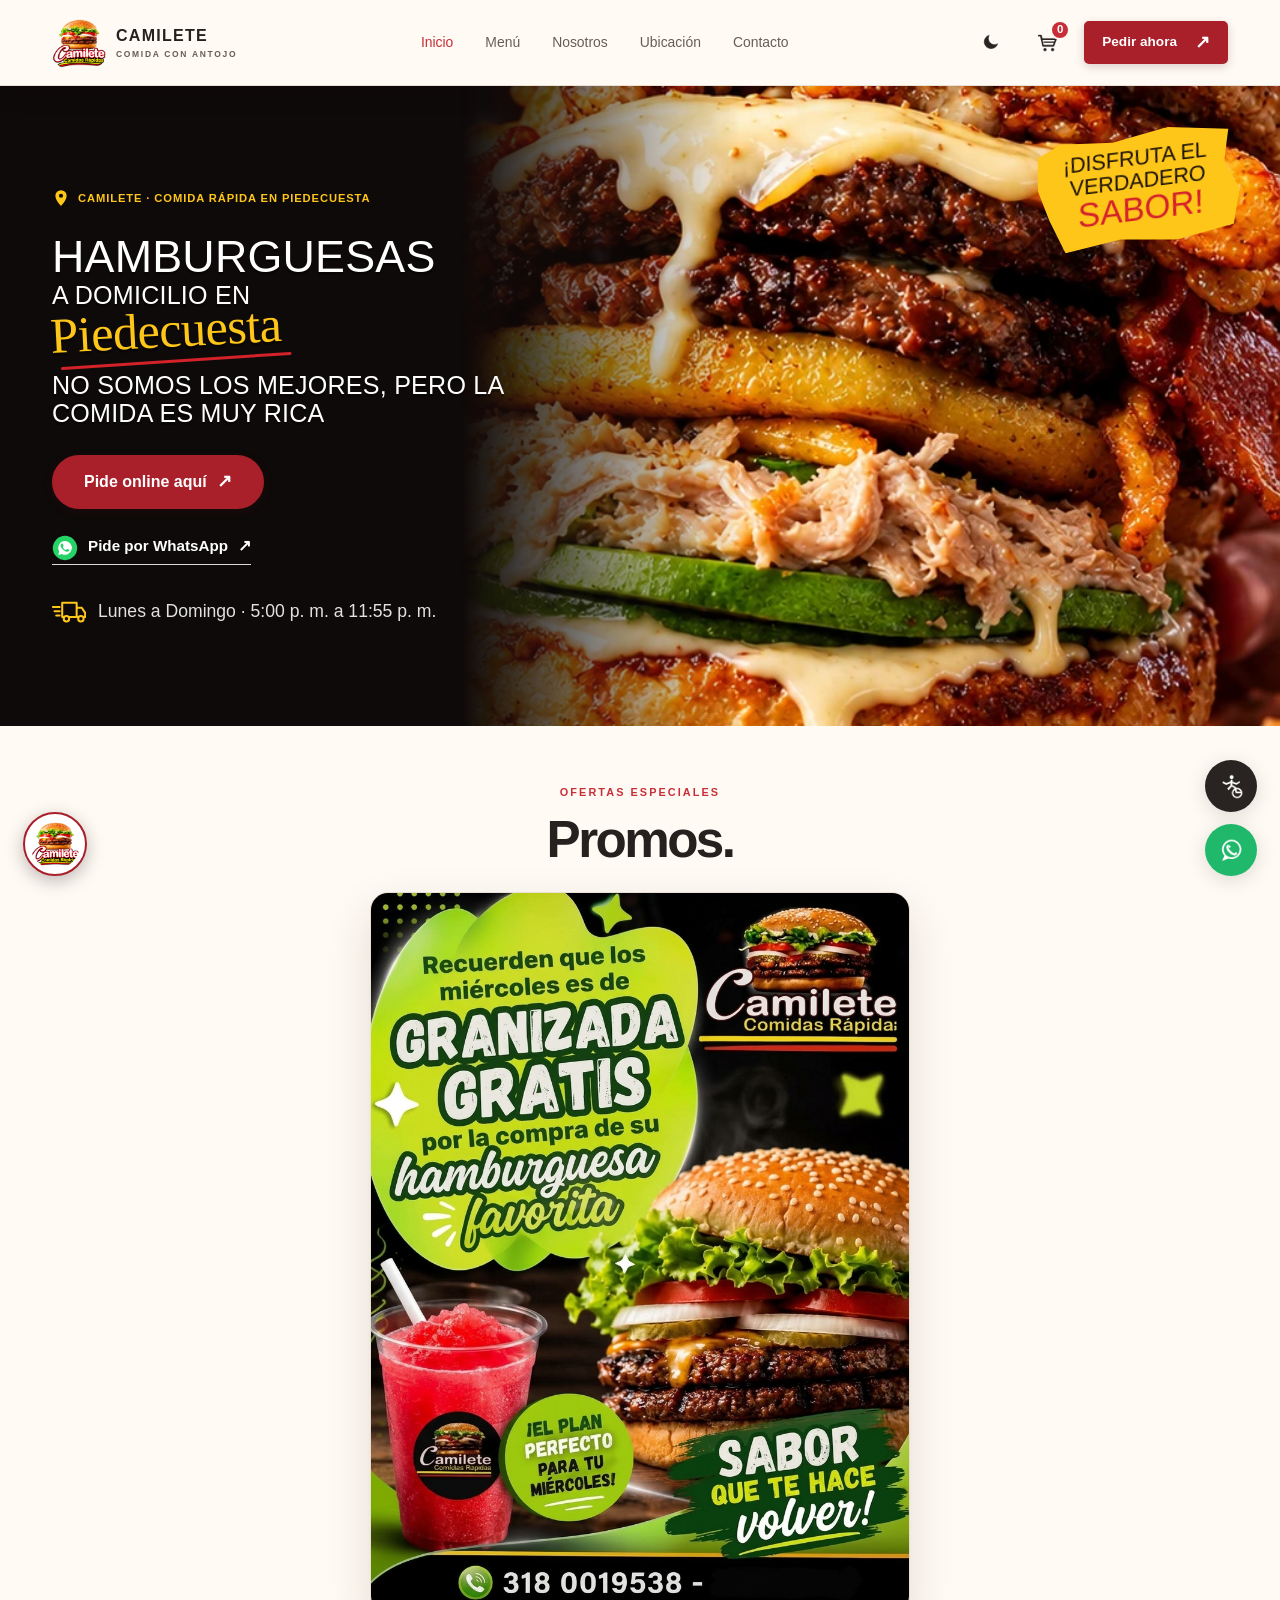
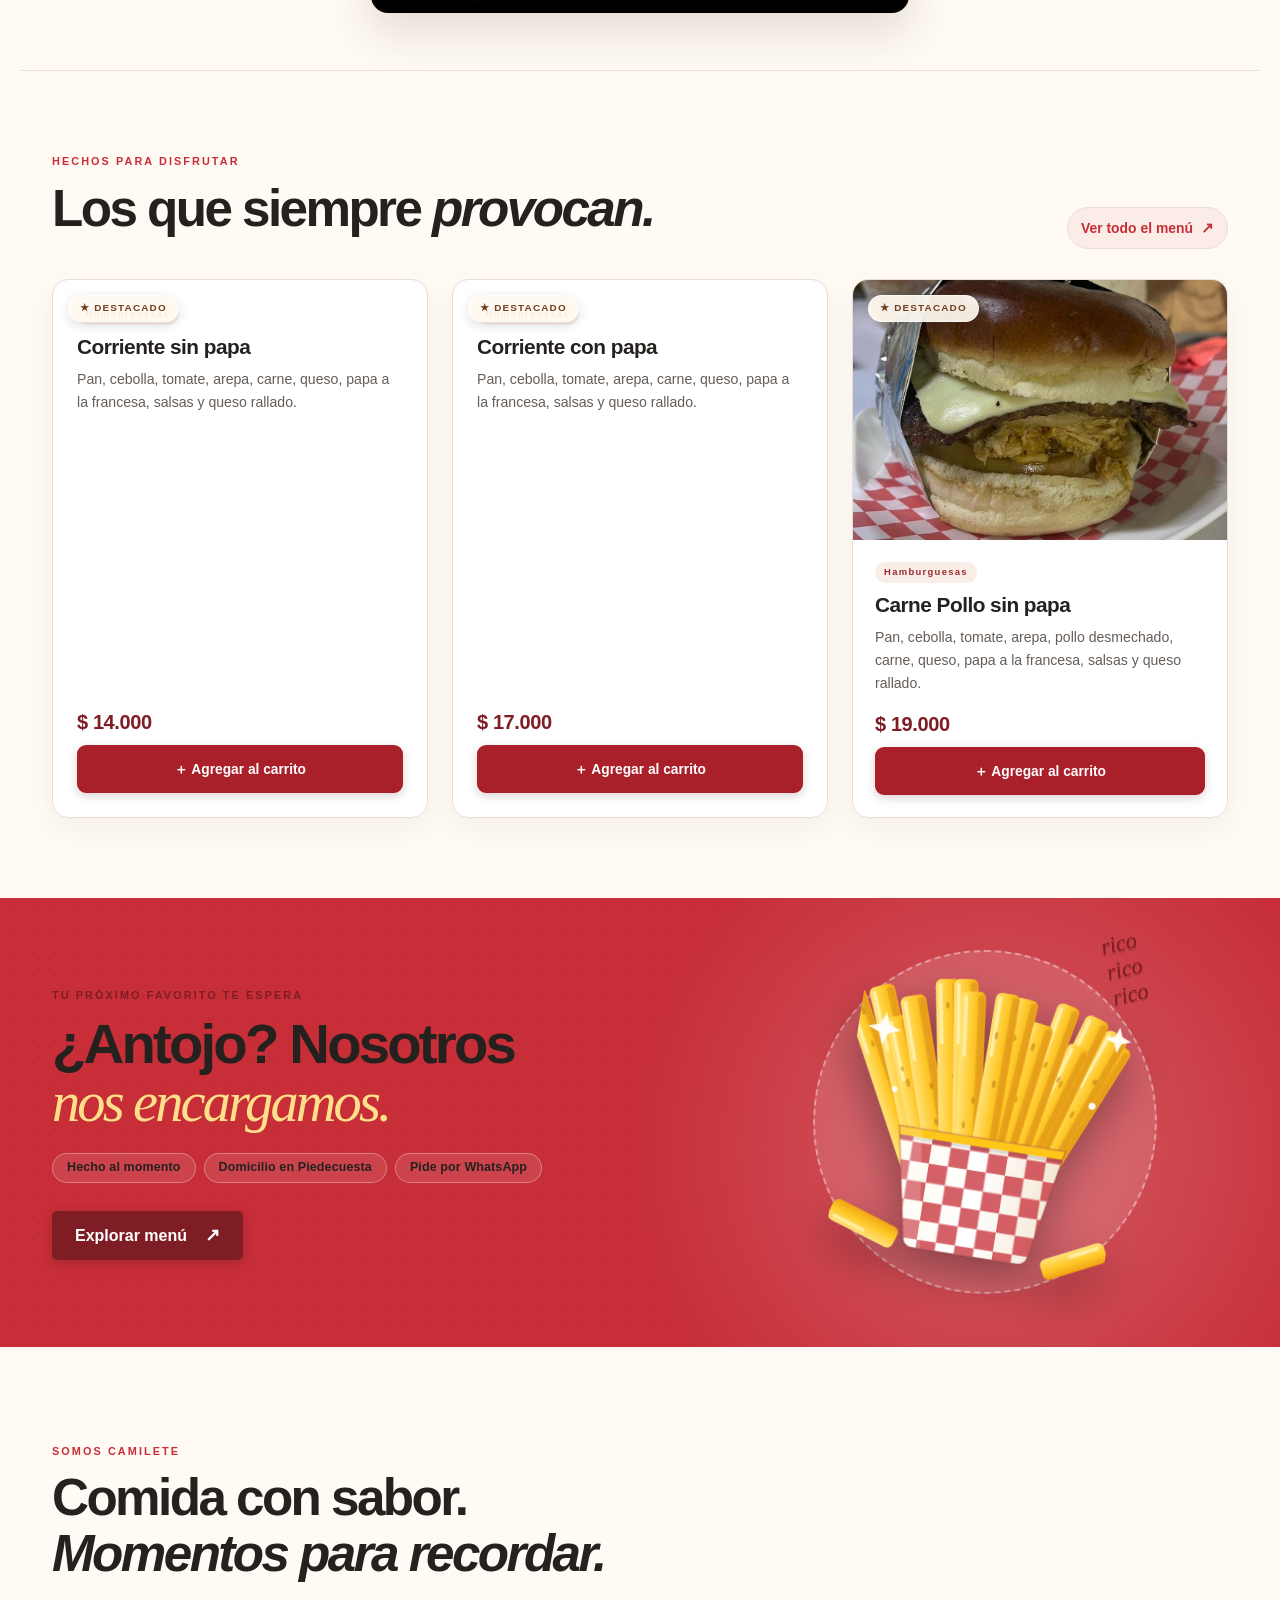
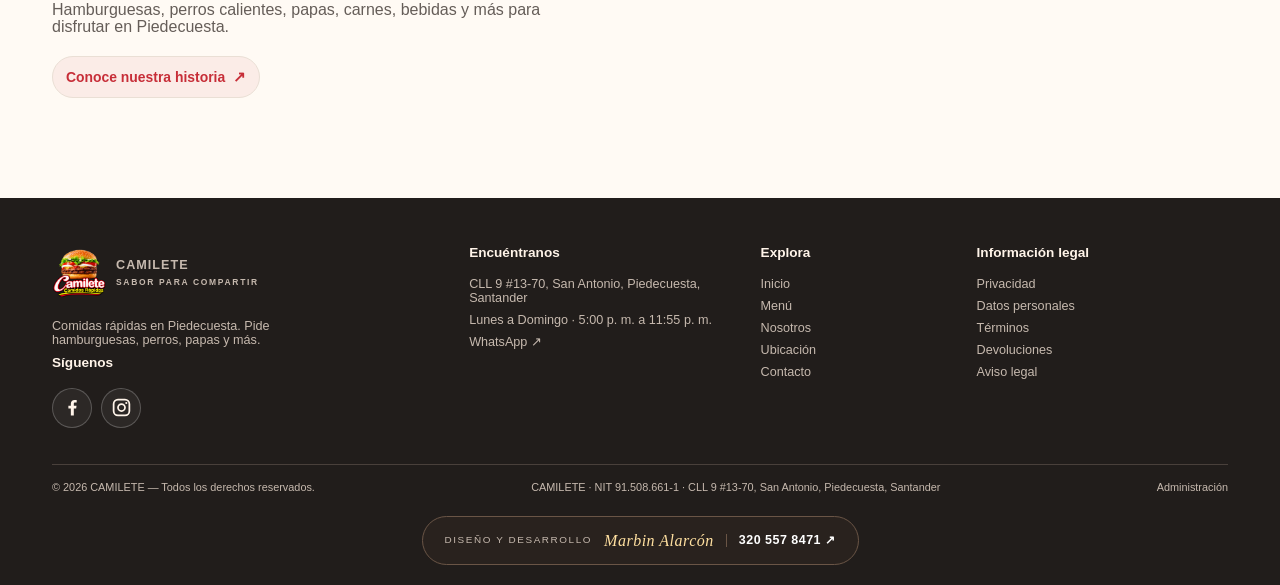
<file: index.html>
<!doctype html>
<html lang="es-CO">
  <head>
    <meta name="apple-mobile-web-app-capable" content="yes" />
    <meta name="apple-mobile-web-app-title" content="CAMILETE" />
    <link rel="apple-touch-icon" href="assets/icons/pwa-192.png" />
    <link rel="manifest" href="manifest.webmanifest" />
    <meta charset="utf-8" />
    <meta name="viewport" content="width=device-width, initial-scale=1" />
    <meta name="theme-color" content="#c72e38" />
    <meta
      name="description"
      content="Comida rápida deliciosa en Piedecuesta. Conoce el menú y haz tu pedido por WhatsApp."
    />
    <title>CAMILETE | Hamburguesas, perros y comidas rápidas en Piedecuesta</title>
    <link rel="icon" href="assets/icons/favicon.svg" type="image/svg+xml" />
    <link rel="stylesheet" href="css/styles.css?v=14" />
    <link rel="stylesheet" href="css/temas.css?v=23" />
    <link rel="stylesheet" href="css/responsive.css?v=14" />
    <script defer src="js/data.js?v=10"></script>
    <script defer src="js/main.js?v=16"></script>
    <script defer src="js/seo.js?v=9"></script>
  </head>
  <body>
    <div id="app">
       <main id="contenido">
        <section class="hero" aria-labelledby="hero-title">
          <div class="hero-copy">
            <span class="eyebrow hero-eyebrow"
              >CAMILETE · COMIDA RÁPIDA EN PIEDECUESTA</span
            >
            <!-- Cambia Piedecuesta por la ciudad objetivo al adaptar el SEO local. -->
            <h1 id="hero-title">
              <span class="hero-title-main">Hamburguesas</span>
              <span class="hero-title-sub">a domicilio en</span>
              <span class="hero-city">Piedecuesta</span>
              <span class="hero-title-sub">No somos los mejores, pero la comida es muy rica</span>
            </h1>
            <!--<p>
              Carne jugosa, ingredientes frescos y todo el sabor que llega hasta
              tu puerta.
            </p>-->
            <div class="hero-actions">
              <a class="button" href="menu.html"
                >Pide online aquí <span aria-hidden="true">↗</span></a
              >
              <a
                class="text-link"
                href="https://wa.me/573138700644?text=Hola%20CAMILETE%2C%20quiero%20hacer%20un%20pedido."
                target="_blank"
                rel="noopener noreferrer"
                >Pide por WhatsApp <span aria-hidden="true">↗</span></a
              >
            </div>
            <p class="hero-note">
              Lunes a Domingo · 5:00 p. m. a 11:55 p. m.
            </p>
          </div>
          <div class="hero-art">
            <picture>
              <source
                media="(max-width: 899px)"
                srcset="assets/images/camilete-hero.webp"
                width="658"
                height="964"
              />
              <img
                src="assets/images/camilete-hero.webp"
                alt="Hamburguesa preparada con ingredientes frescos en CAMILETE"
                width="658"
                height="964"
                fetchpriority="high"
              />
            </picture>
            <!-- Sticker (clase nueva) -->
            <div class="hero-badge" aria-hidden="true">
              <span>¡Disfruta el</span>
              <span>verdadero</span>
              <strong>sabor!</strong>
            </div>
          </div>
        </section>
        
      </main>
    </div>
    <script defer src="js/pwa.js?v=2"></script>
</body>

</html>
</file>
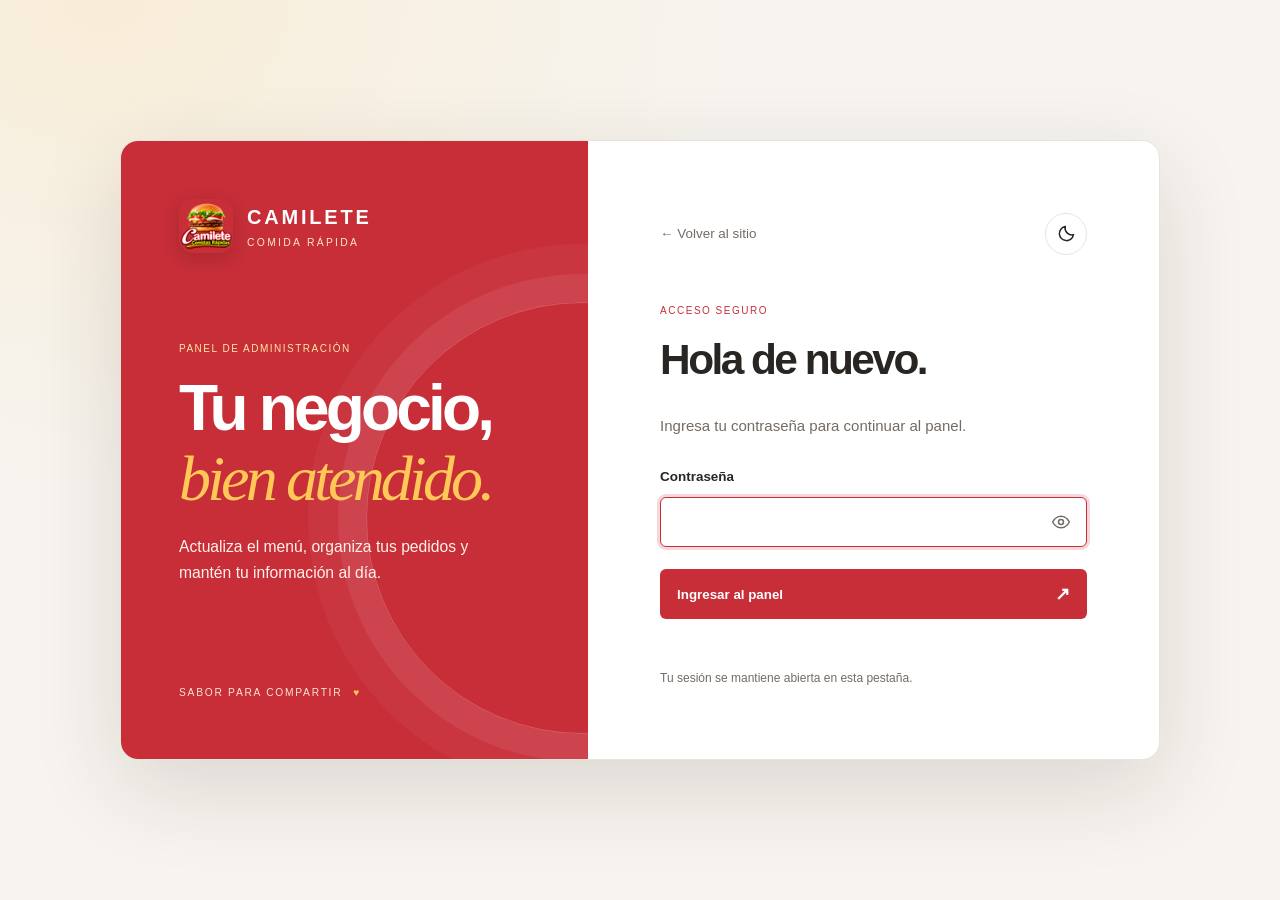
<file: admin/index.html>
<!doctype html>
<html lang="es-CO">
  <head>
    <meta charset="utf-8" />
    <meta name="viewport" content="width=device-width,initial-scale=1" />
    <title>Administración | CAMILETE</title>
    <link rel="icon" href="../assets/icons/favicon.svg" type="image/svg+xml" />
    <link rel="stylesheet" href="css/admin.css?v=13" />
    <script defer src="../js/data.js?v=10"></script>
    <script defer src="js/admin.js?v=13"></script>
  </head>
  <body>
    <main id="login-screen" class="login-screen">
      <div class="login-card">
        <section class="login-brand-panel" aria-label="CAMILETE Comida rápida">
          <a class="login-brand" href="../index.html"
            ><img src="../assets/icons/favicon.svg" alt="" /><span
              ><strong>CAMILETE</strong><small>COMIDA RÁPIDA</small></span
            ></a
          >
          <div class="brand-message">
            <span class="eyebrow">PANEL DE ADMINISTRACIÓN</span>
            <h1>Tu negocio,<br /><em>bien atendido.</em></h1>
            <p>
              Actualiza el menú, organiza tus pedidos y mantén tu información al
              día.
            </p>
          </div>
          <span class="brand-signoff">SABOR PARA COMPARTIR <b>♥</b></span>
        </section>
        <section class="login-content" aria-labelledby="login-title">
          <div class="login-topline">
            <a href="../index.html" class="back-link">← Volver al sitio</a
            ><button
              id="login-theme-toggle"
              class="login-theme-toggle"
              type="button"
              aria-label="Activar modo oscuro"
            ></button>
          </div>
          <span class="eyebrow">ACCESO SEGURO</span>
          <h2 id="login-title">Hola de nuevo.</h2>
          <p class="login-intro">
            Ingresa tu contraseña para continuar al panel.
          </p>
          <form id="login-form" class="login-form">
            <label for="admin-password">Contraseña</label>
            <div class="password-field">
              <input
                id="admin-password"
                name="password"
                type="password"
                autocomplete="current-password"
                required
                autofocus
              /><button
                id="toggle-password"
                type="button"
                aria-label="Mostrar contraseña"
                aria-pressed="false"
              ></button>
            </div>
            <button id="login-button" class="login-submit" type="submit">
              Ingresar al panel <span aria-hidden="true">↗</span>
            </button>
            <p id="login-message" role="status" aria-live="polite"></p>
          </form>
          <p class="login-footnote">
            Tu sesión se mantiene abierta en esta pestaña.
          </p>
        </section>
      </div>
    </main>
    <div id="admin-shell" hidden>
      <header>
        <a href="../index.html">← Ver sitio</a>
        <div class="admin-brand-title">
          <strong>CAMILETE</strong><span>ADMINISTRACIÓN</span>
        </div>
        <div class="admin-header-actions">
          <button
            id="shell-theme-toggle"
            class="shell-theme-toggle"
            type="button"
            aria-label="Cambiar tema"
          ></button
          ><button id="export">Descargar JSON</button
          ><button id="logout" class="logout-button">Cerrar sesión</button>
        </div>
      </header>
      <main class="admin-main">
        <aside>
          <p class="eyebrow">GESTIÓN DEL SITIO</p>
          <h1>Tu contenido,<br />en tus manos.</h1>
          <p>
            Edita productos, información y textos. Descarga el JSON actualizado
            para publicarlo.
          </p>
          <label class="upload"
            >Importar data.json<input
              type="file"
              id="import"
              accept=".json,application/json" /></label
          ><button id="preview">Vista previa del sitio ↗</button>
          <p class="note">
            Los cambios se guardan en este navegador. Para que otros visitantes
            los vean, descarga y reemplaza <code>data.json</code> en el sitio.
          </p>
        </aside>
        <section class="editor">
          <div
            class="tabs"
            role="tablist"
            aria-label="Secciones de administración"
          >
            <button
              class="tab active"
              role="tab"
              aria-selected="true"
              aria-controls="panel"
              data-tab="menu"
            >
              Menú</button
            ><button
              class="tab"
              role="tab"
              aria-selected="false"
              aria-controls="panel"
              data-tab="empresa"
            >
              Empresa</button
            ><button
              class="tab"
              role="tab"
              aria-selected="false"
              aria-controls="panel"
              data-tab="domicilios"
            >
              Domicilios</button
            ><button
              class="tab"
              role="tab"
              aria-selected="false"
              aria-controls="panel"
              data-tab="seo"
            >
              SEO</button
            ><button
              class="tab"
              role="tab"
              aria-selected="false"
              aria-controls="panel"
              data-tab="legales"
            >
              Legales</button
            ><button
              class="tab"
              role="tab"
              aria-selected="false"
              aria-controls="panel"
              data-tab="tema"
            >
              Tema
            </button>
          </div>
          <div id="panel" role="tabpanel" tabindex="0"></div>
        </section>
      </main>
      <div id="toast" role="status" aria-live="polite"></div>
    </div>
  </body>
</html>
</file>
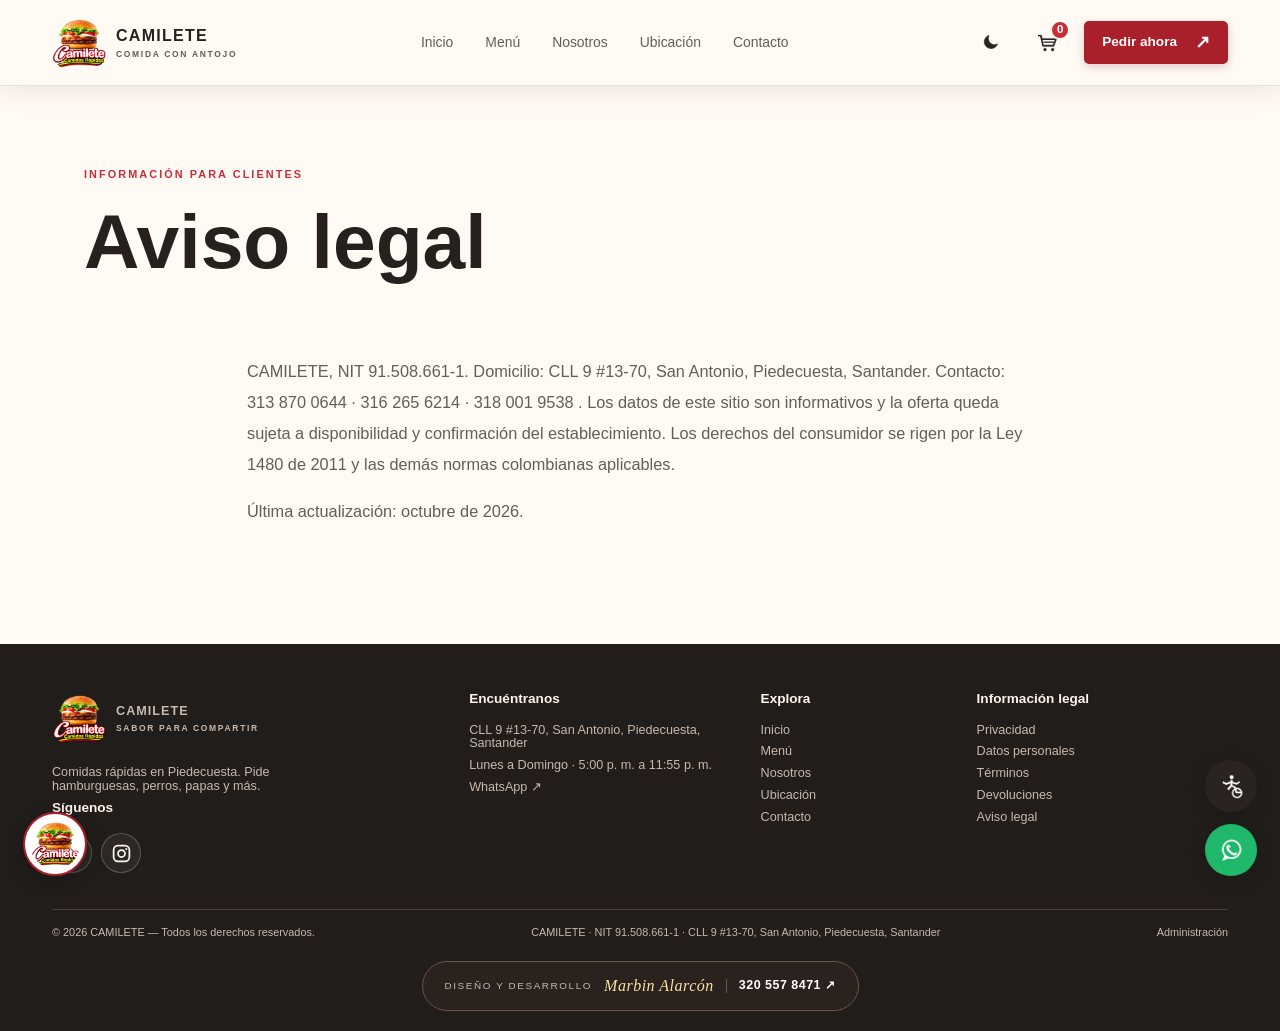
<file: aviso-legal.html>
<!doctype html>
<html lang="es-CO">
  <head>
    <meta name="apple-mobile-web-app-capable" content="yes" />
    <meta name="apple-mobile-web-app-title" content="CAMILETE" />
    <link rel="apple-touch-icon" href="assets/icons/pwa-192.png" />
    <meta name="theme-color" content="#c72e38" />
    <link rel="icon" href="assets/icons/favicon.svg" type="image/svg+xml" />
    <link rel="manifest" href="manifest.webmanifest" />
    <meta charset="utf-8" />
    <meta name="viewport" content="width=device-width, initial-scale=1" />
    <title>Aviso legal | CAMILETE</title>
    <link rel="stylesheet" href="css/styles.css?v=10" />
    <link rel="stylesheet" href="css/temas.css?v=21" />
    <link rel="stylesheet" href="css/responsive.css?v=11" />
    <script defer src="js/data.js?v=10"></script>
    <script defer src="js/main.js?v=14"></script>
  </head>
  <body>
    <div id="app"></div>
    <script defer src="js/pwa.js?v=2"></script>
</body>
</html>
</file>
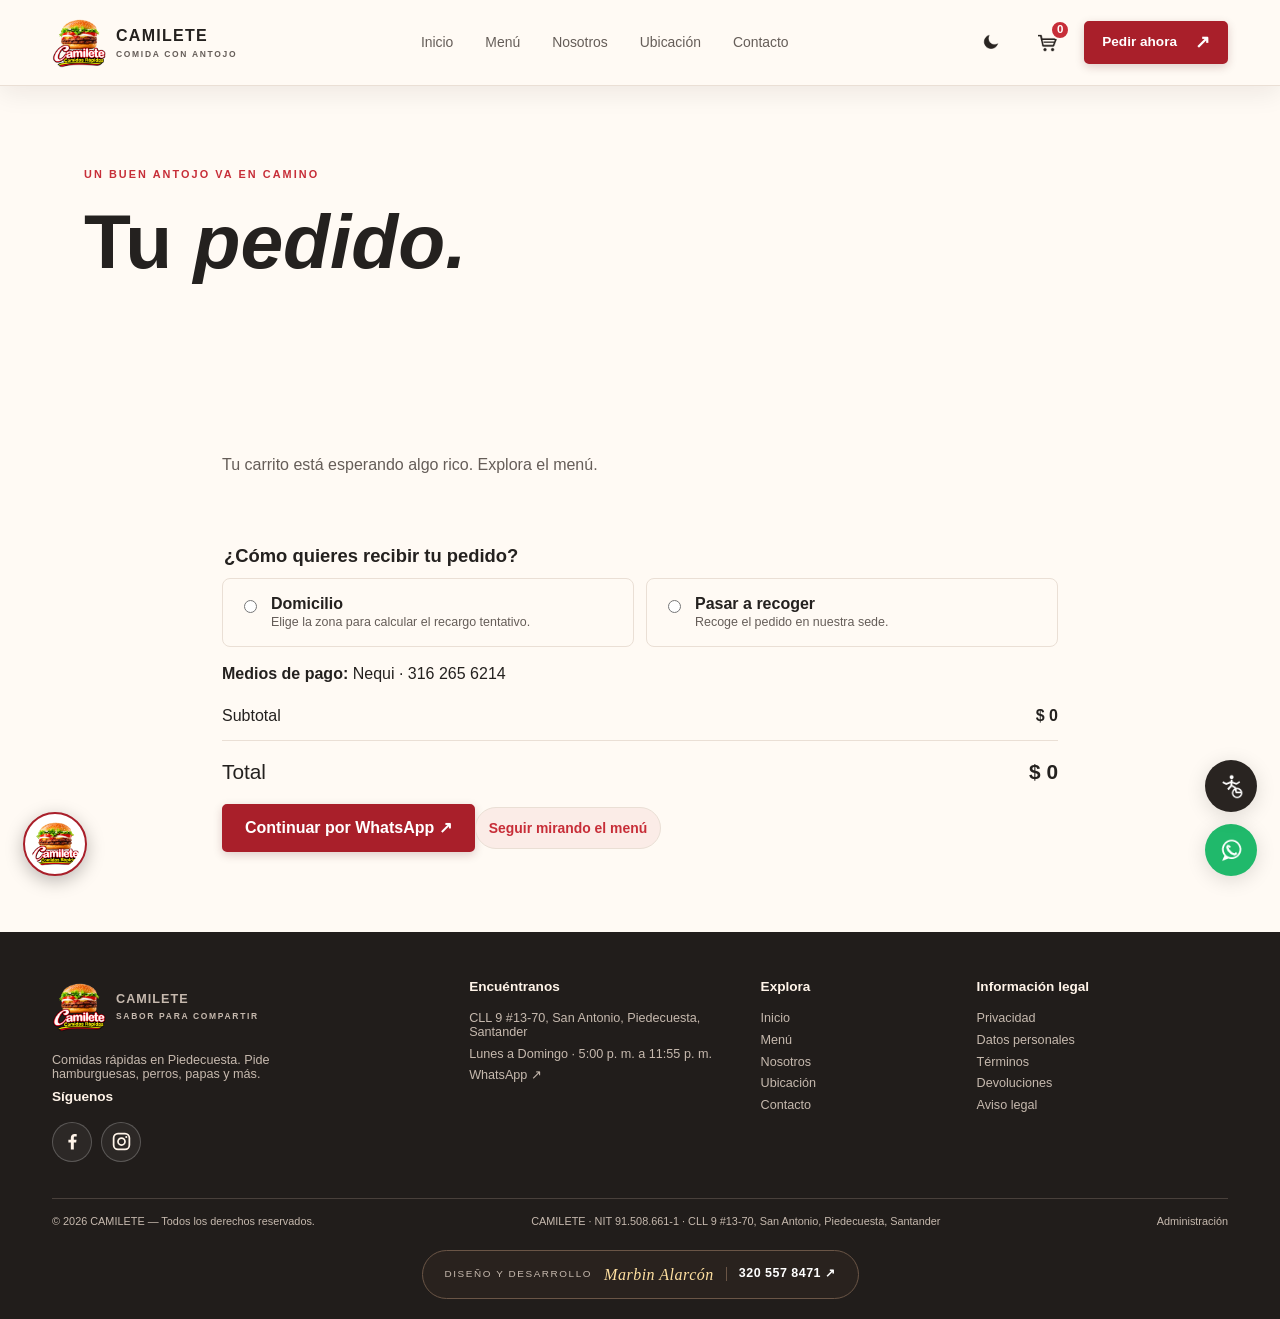
<file: carrito.html>
<!doctype html>
<html lang="es-CO">
  <head>
    <meta name="apple-mobile-web-app-capable" content="yes" />
    <meta name="apple-mobile-web-app-title" content="CAMILETE" />
    <link rel="apple-touch-icon" href="assets/icons/pwa-192.png" />
    <meta name="theme-color" content="#c72e38" />
    <link rel="manifest" href="manifest.webmanifest" />
    <meta charset="utf-8" />
    <meta name="viewport" content="width=device-width, initial-scale=1" />
    <title>Tu pedido | CAMILETE</title>
    <link rel="icon" href="assets/icons/favicon.svg" type="image/svg+xml" />
    <link rel="stylesheet" href="css/styles.css?v=12" />
    <link rel="stylesheet" href="css/temas.css?v=25" />
    <link rel="stylesheet" href="css/responsive.css?v=13" />
    <script defer src="js/data.js?v=10"></script>
    <script defer src="js/main.js?v=17"></script>
  </head>
  <body>
    <div id="app"></div>
    <script defer src="js/pwa.js?v=2"></script>
</body>
</html>
</file>
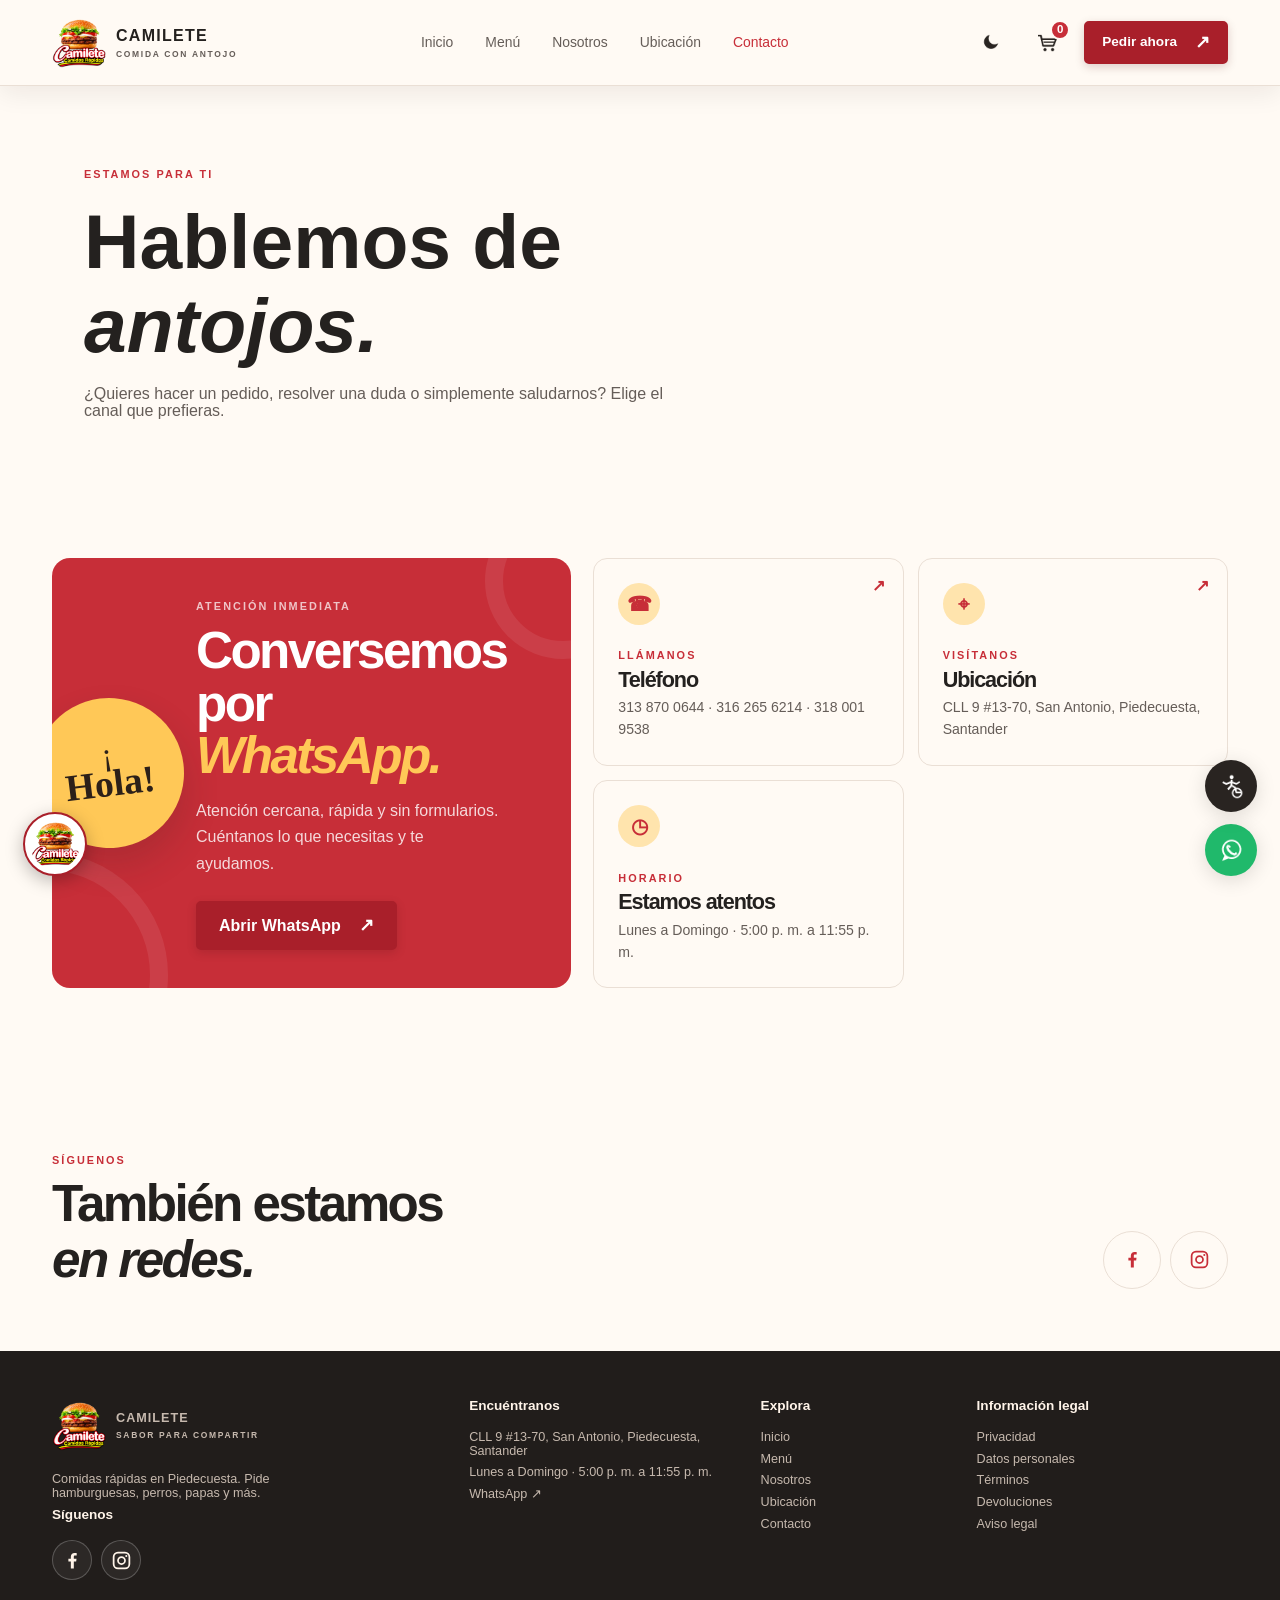
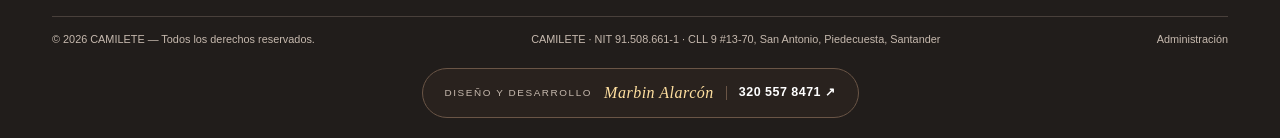
<file: contacto.html>
<!doctype html>
<html lang="es-CO">
  <head>
    <meta name="apple-mobile-web-app-capable" content="yes" />
    <meta name="apple-mobile-web-app-title" content="CAMILETE" />
    <link rel="apple-touch-icon" href="assets/icons/pwa-192.png" />
    <meta name="theme-color" content="#c72e38" />
    <link rel="manifest" href="manifest.webmanifest" />
    <meta charset="utf-8" />
    <meta name="viewport" content="width=device-width, initial-scale=1" />
    <meta
      name="description"
      content="Comunícate con CAMILETE en Piedecuesta."
    />
    <title>Contacto | CAMILETE</title>
    <link rel="icon" href="assets/icons/favicon.svg" type="image/svg+xml" />
    <link rel="stylesheet" href="css/styles.css?v=15" />
    <link rel="stylesheet" href="css/temas.css?v=23" />
    <link rel="stylesheet" href="css/responsive.css?v=16" />
    <script defer src="js/data.js?v=12"></script>
    <script defer src="js/main.js?v=19"></script>
  </head>
  <body>
    <div id="app"></div>
    <script defer src="js/pwa.js?v=2"></script>
</body>
</html>
</file>
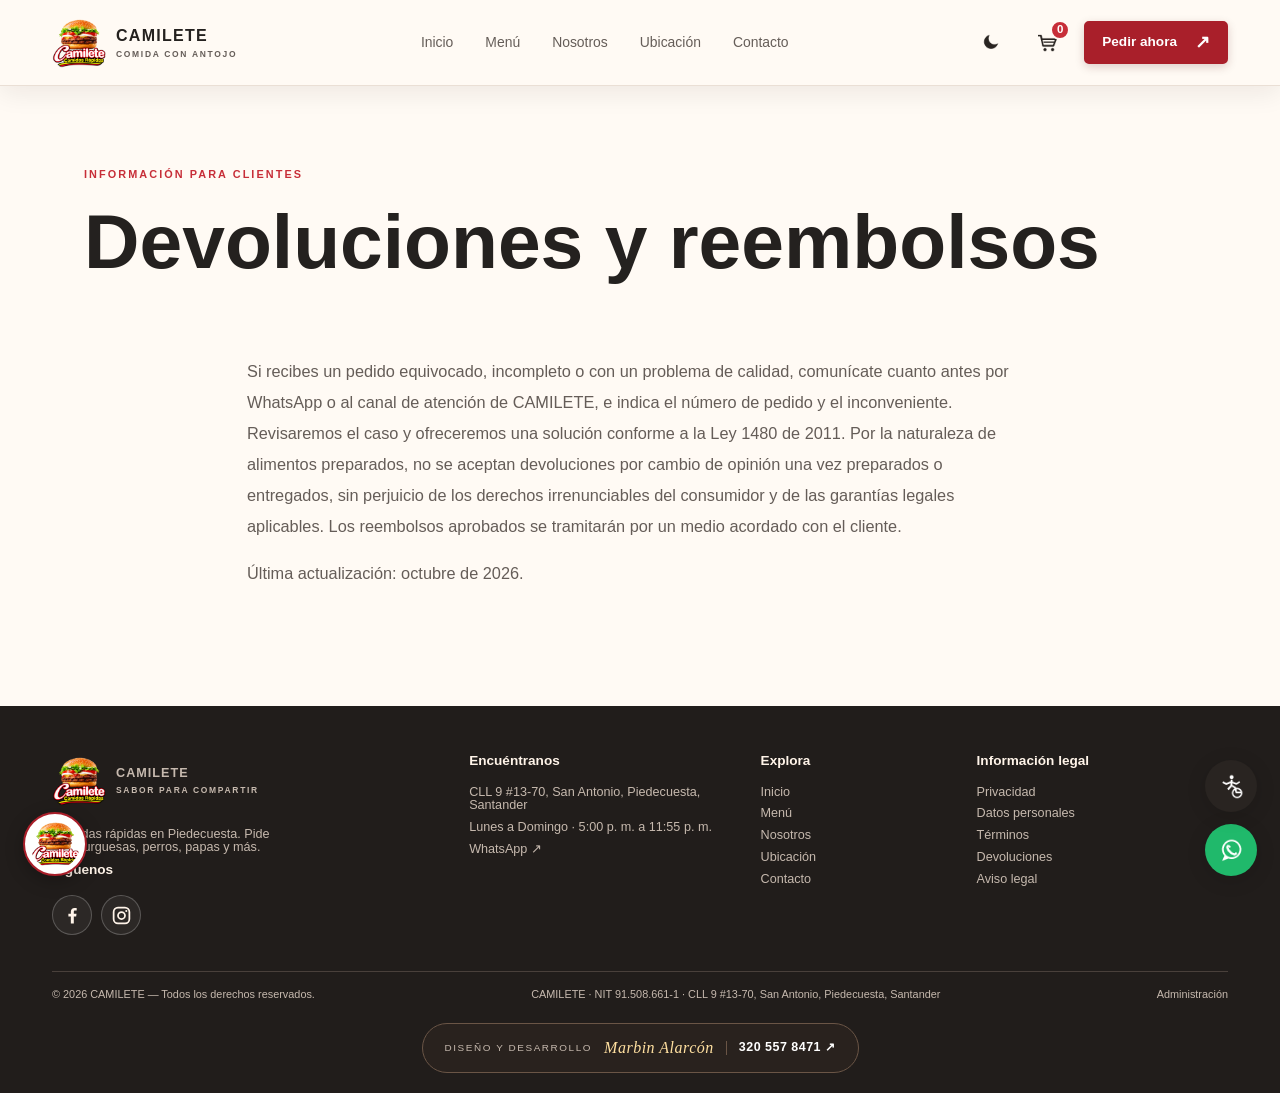
<file: devoluciones-reembolsos.html>
<!doctype html>
<html lang="es-CO">
  <head>
    <meta name="apple-mobile-web-app-capable" content="yes" />
    <meta name="apple-mobile-web-app-title" content="CAMILETE" />
    <link rel="apple-touch-icon" href="assets/icons/pwa-192.png" />
    <meta name="theme-color" content="#c72e38" />
    <link rel="icon" href="assets/icons/favicon.svg" type="image/svg+xml" />
    <link rel="manifest" href="manifest.webmanifest" />
    <meta charset="utf-8" />
    <meta name="viewport" content="width=device-width, initial-scale=1" />
    <title>Devoluciones y reembolsos | CAMILETE</title>
    <link rel="stylesheet" href="css/styles.css?v=10" />
    <link rel="stylesheet" href="css/temas.css?v=21" />
    <link rel="stylesheet" href="css/responsive.css?v=11" />
    <script defer src="js/data.js?v=10"></script>
    <script defer src="js/main.js?v=14"></script>
  </head>
  <body>
    <div id="app"></div>
    <script defer src="js/pwa.js?v=2"></script>
</body>
</html>
</file>
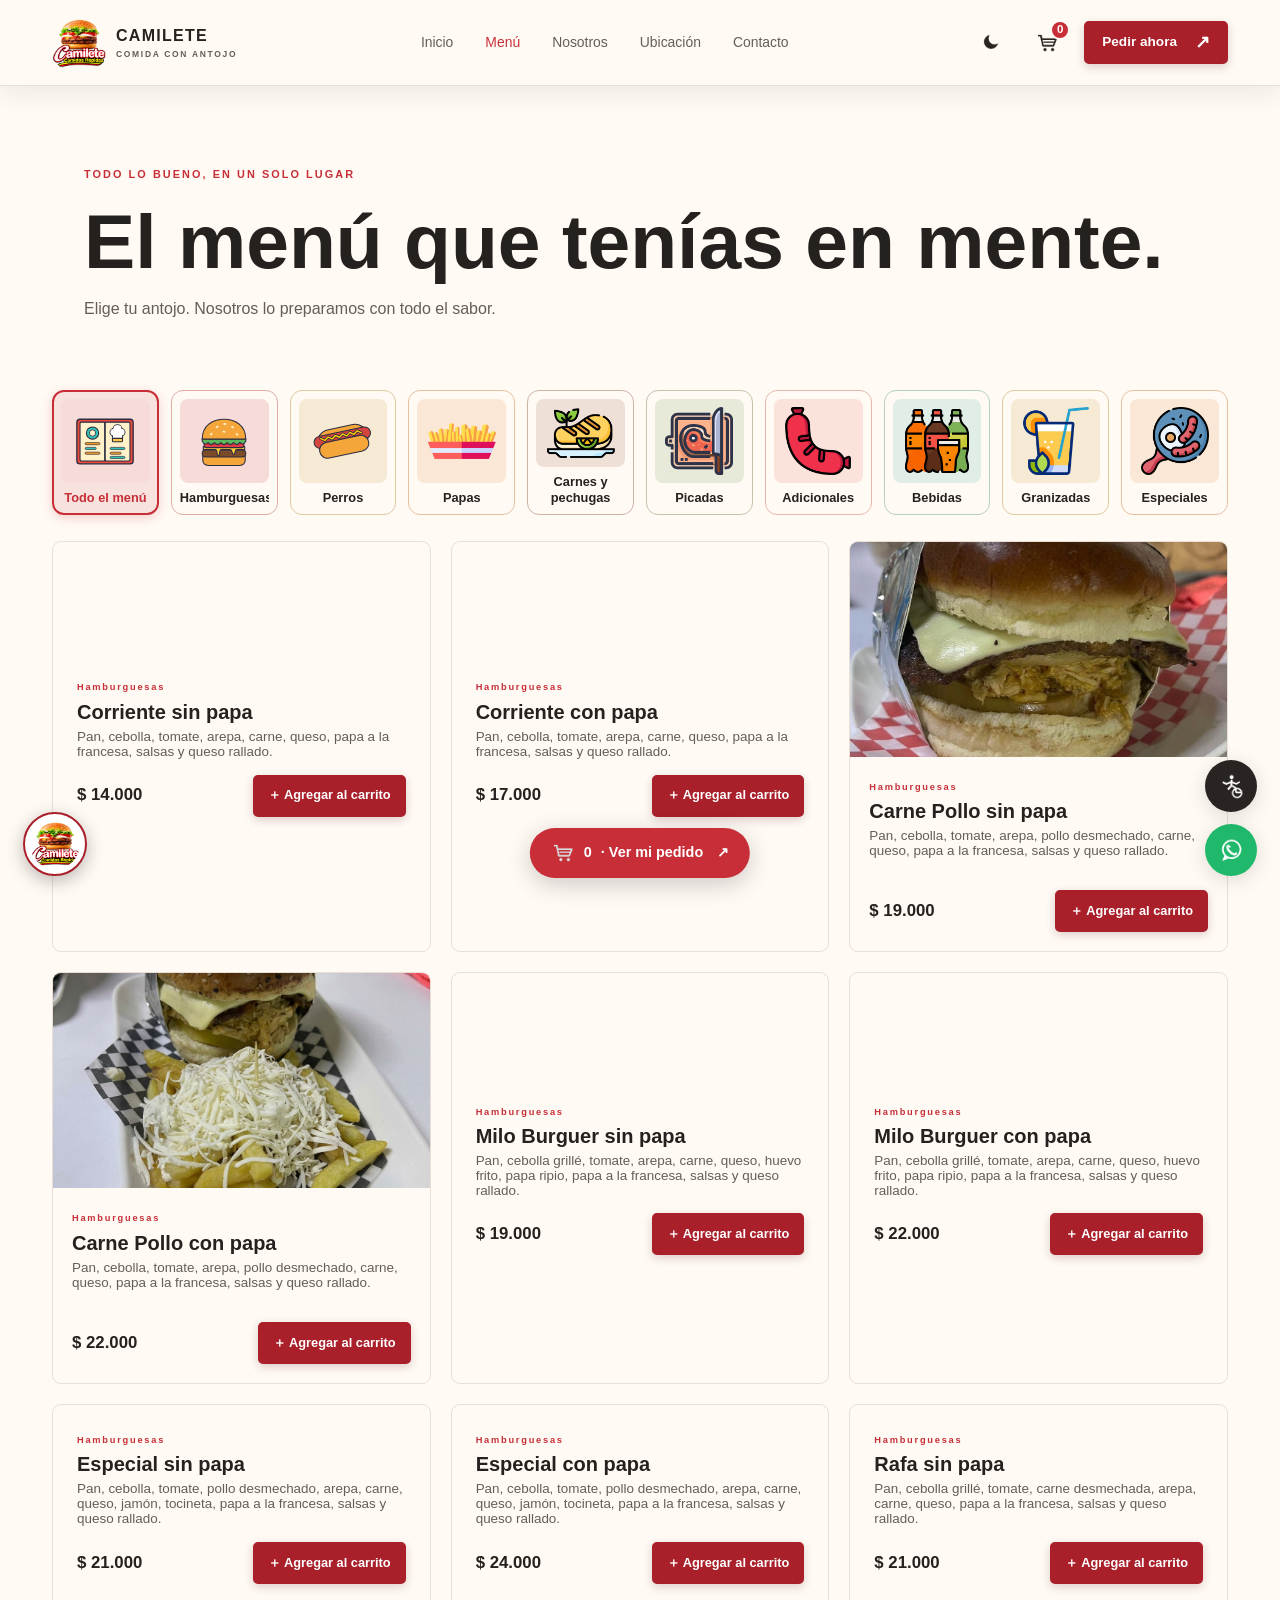
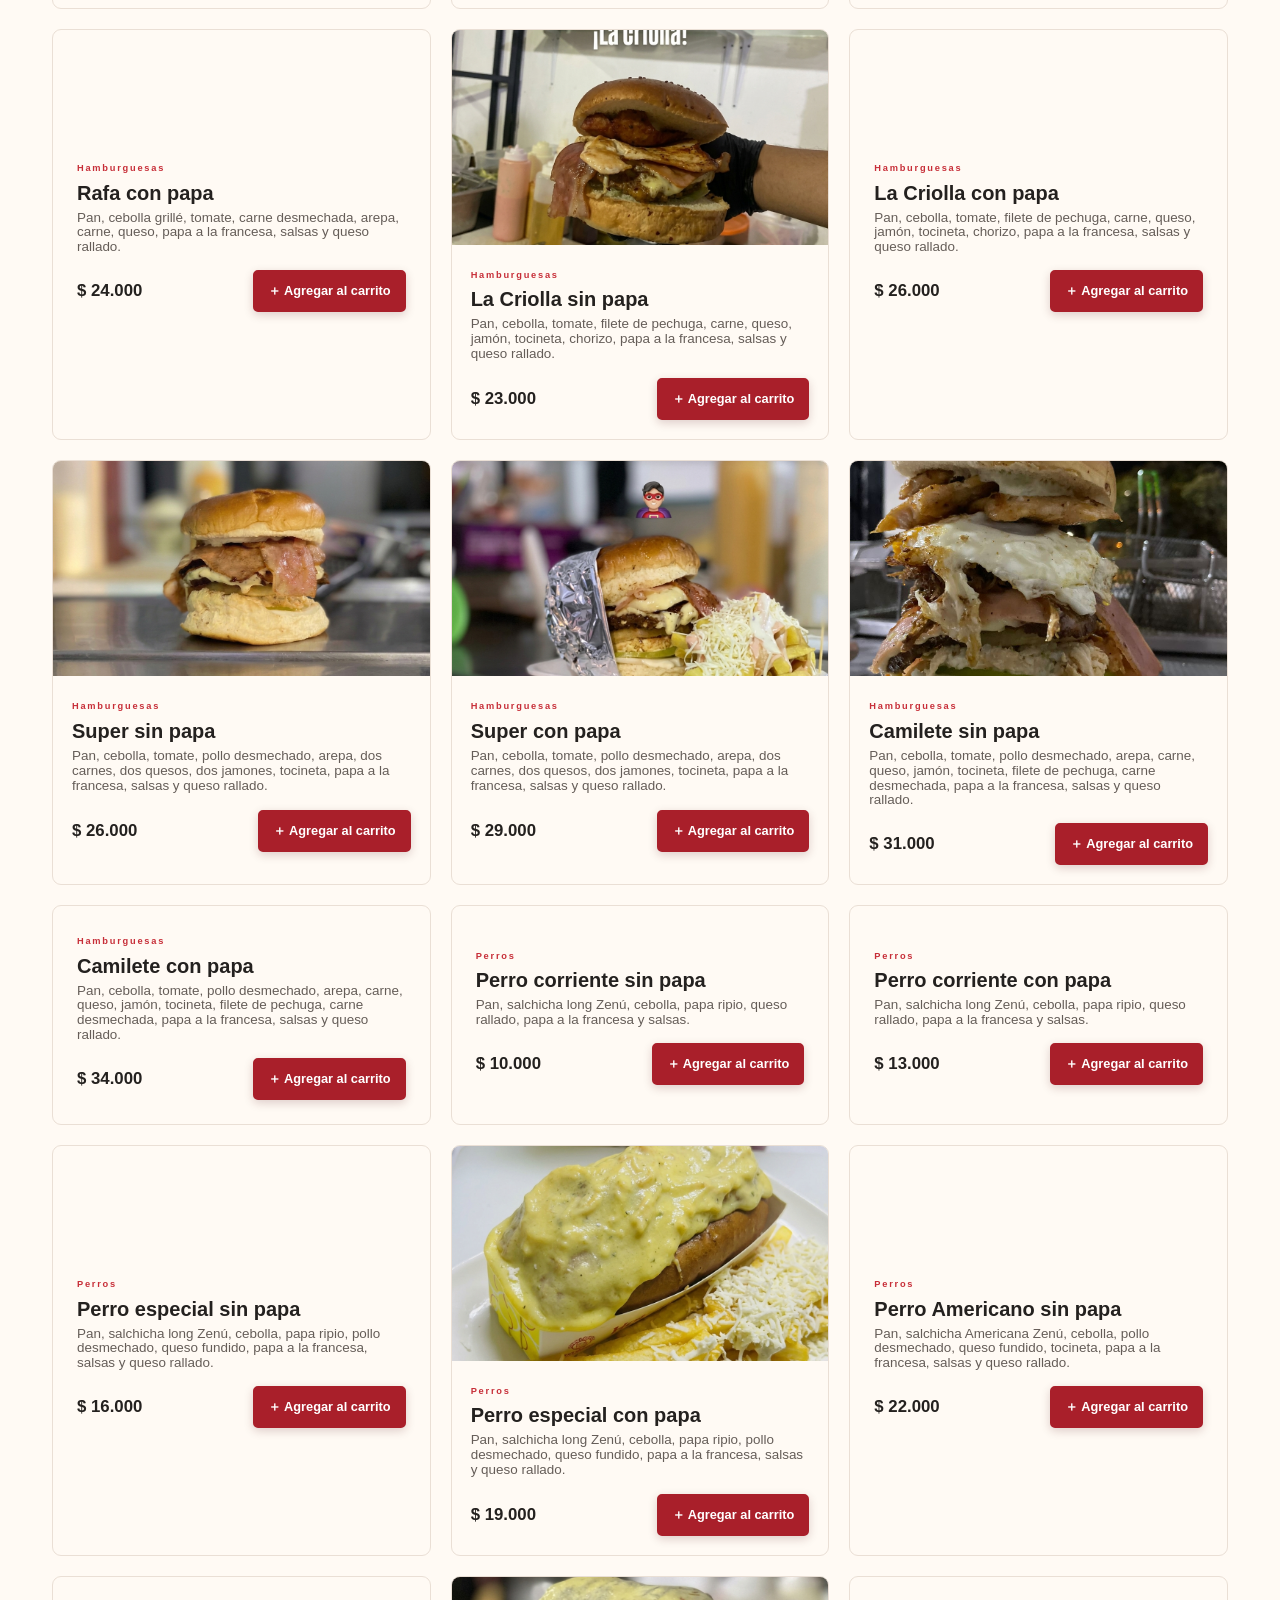
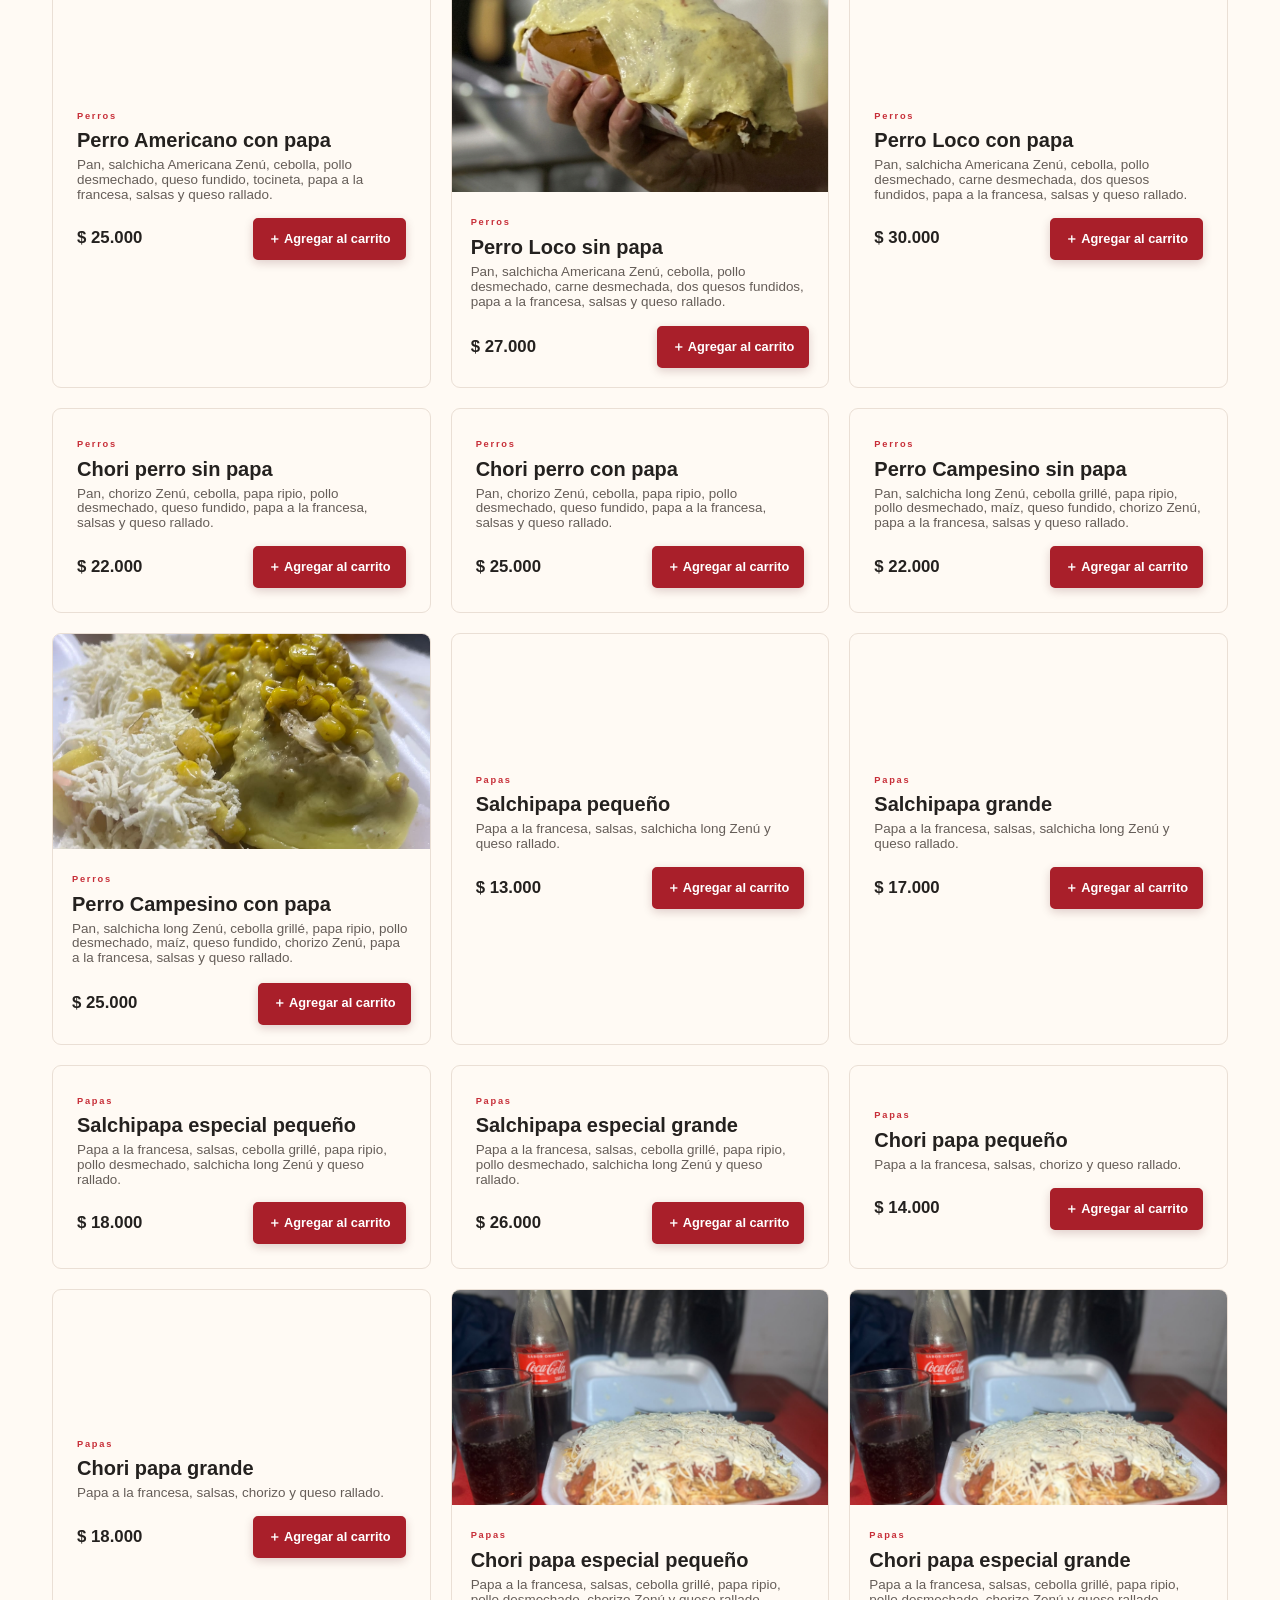
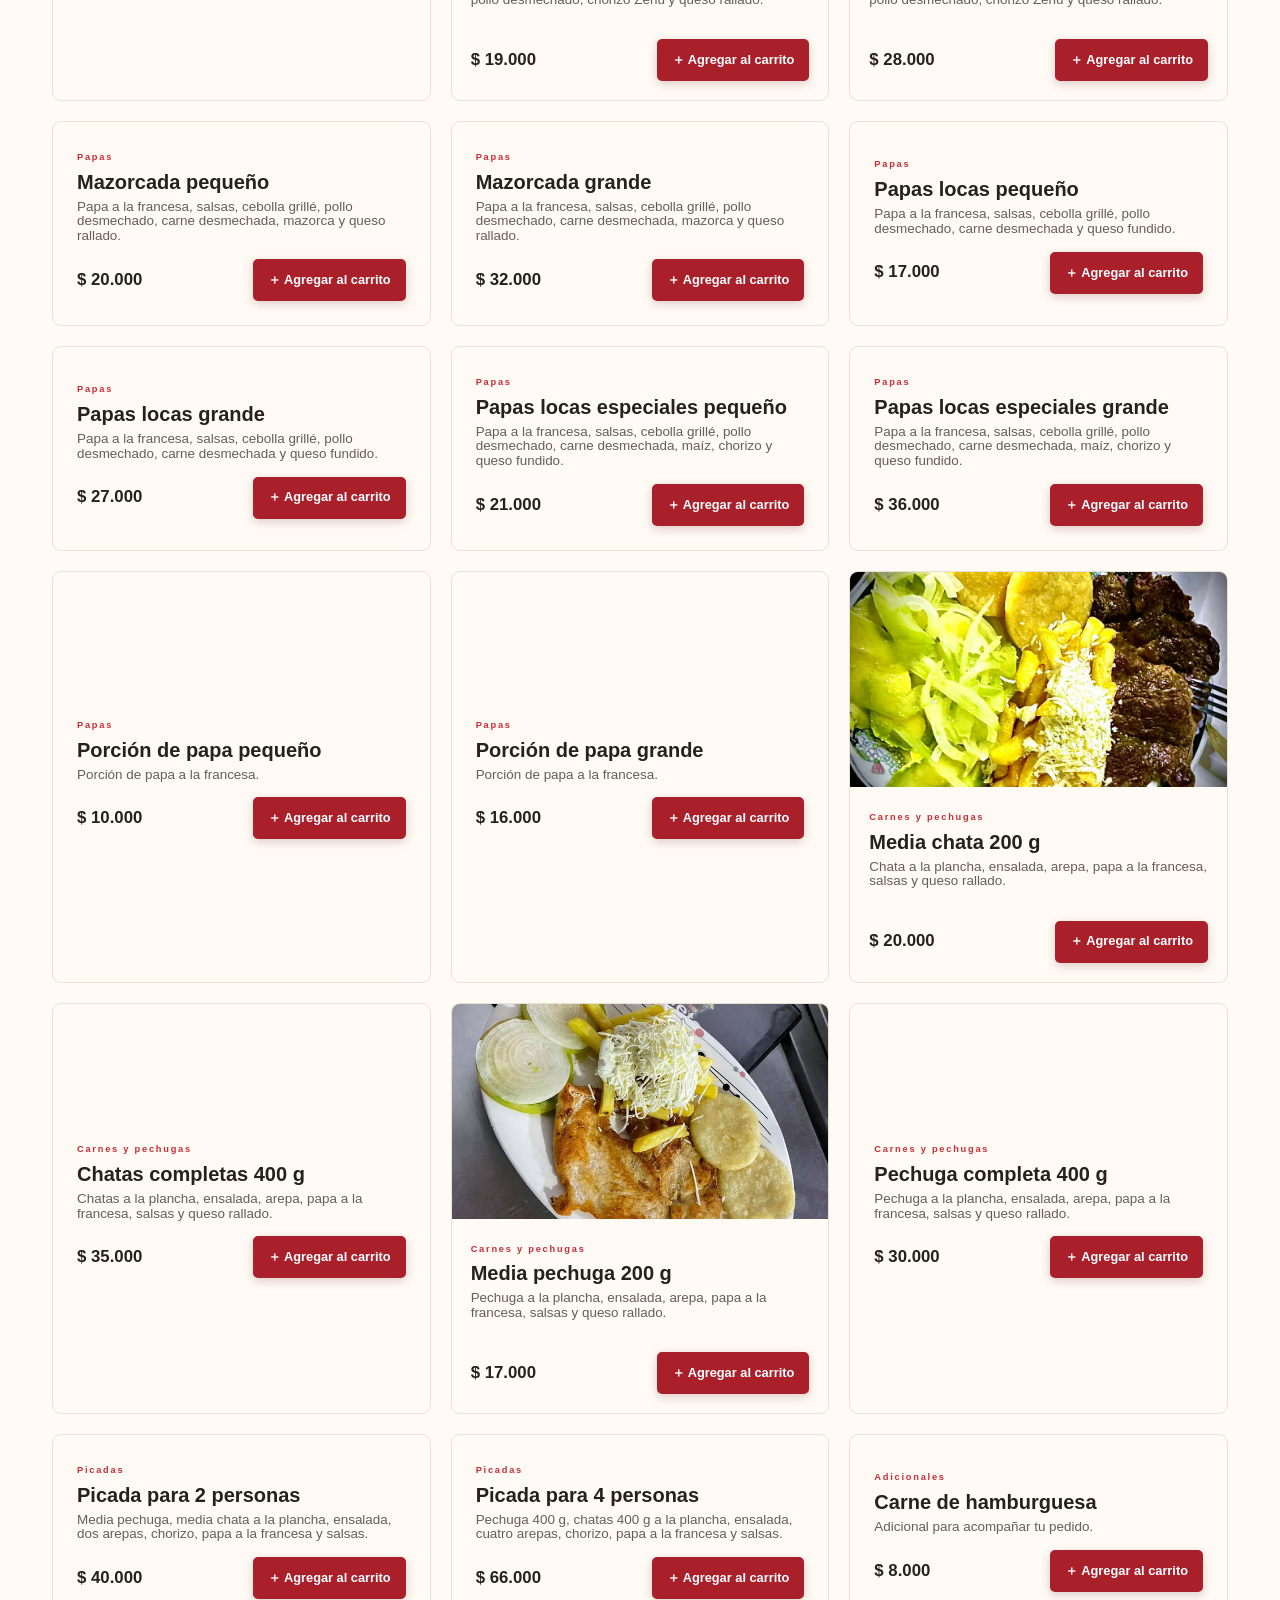
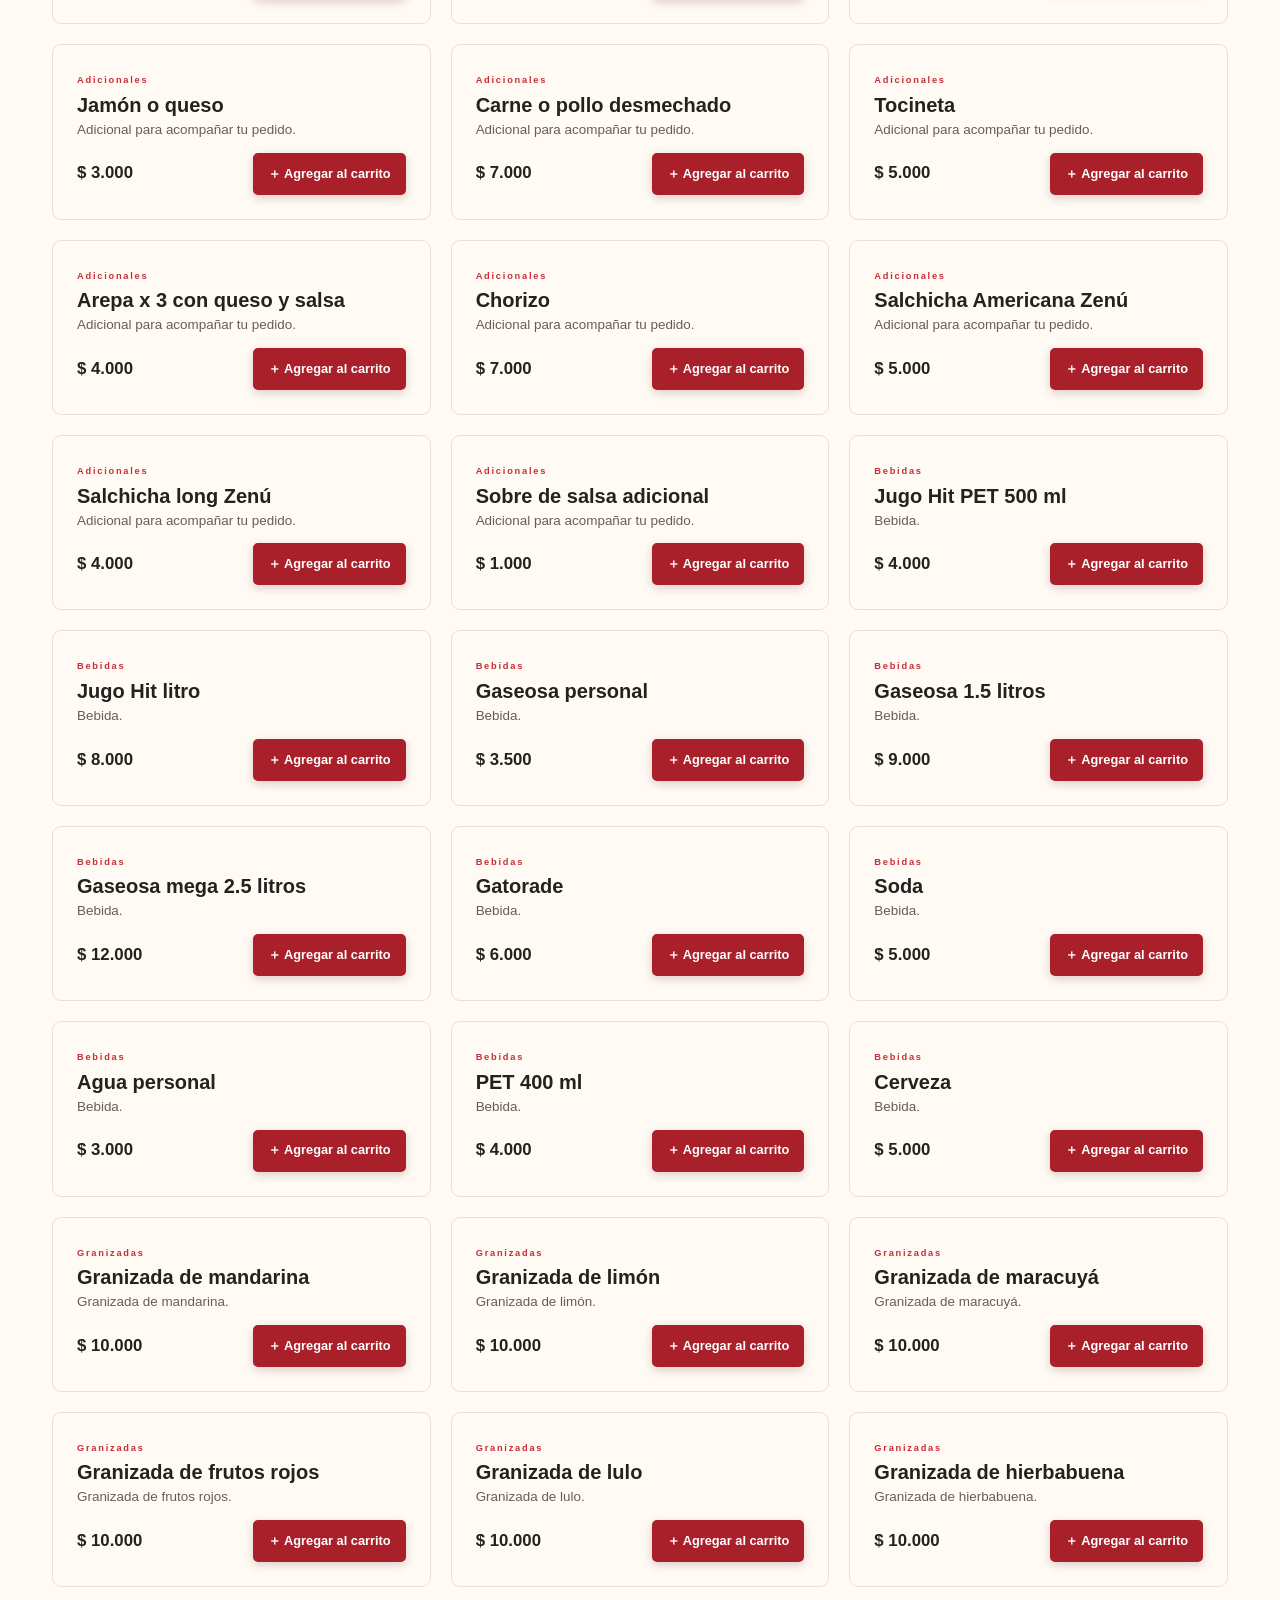
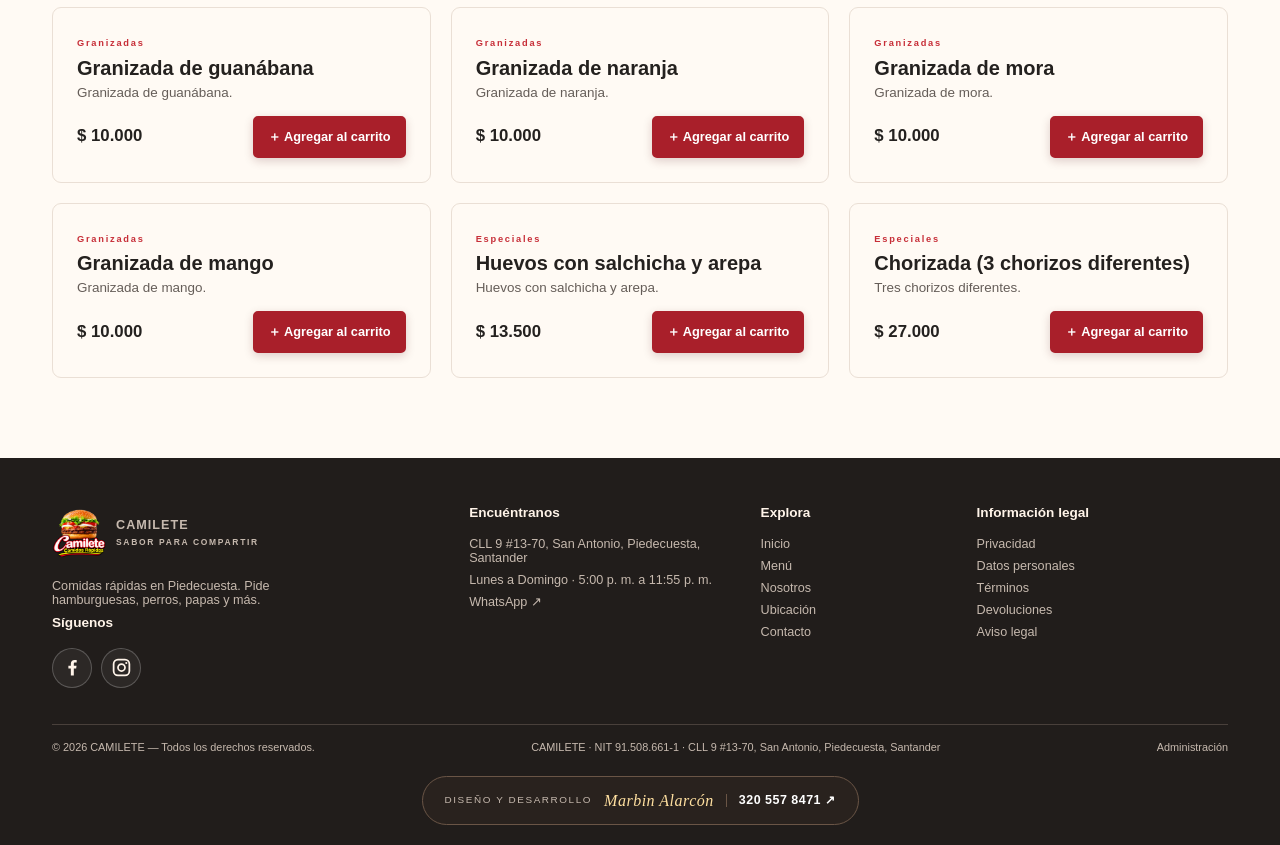
<file: menu.html>
<!doctype html>
<html lang="es-CO">
  <head>
    <meta name="apple-mobile-web-app-capable" content="yes" />
    <meta name="apple-mobile-web-app-title" content="CAMILETE" />
    <link rel="apple-touch-icon" href="assets/icons/pwa-192.png" />
    <meta name="theme-color" content="#c72e38" />
    <link rel="manifest" href="manifest.webmanifest" />
    <meta charset="utf-8" />
    <meta name="viewport" content="width=device-width, initial-scale=1" />
    <meta
      name="description"
      content="Explora el menú CAMILETE y pide tus favoritos en Piedecuesta."
    />
    <title>Menú | CAMILETE</title>
    <link rel="icon" href="assets/icons/favicon.svg" type="image/svg+xml" />
    <link rel="stylesheet" href="css/styles.css?v=14" />
    <link rel="stylesheet" href="css/temas.css?v=23" />
    <link rel="stylesheet" href="css/responsive.css?v=14" />
    <script defer src="js/data.js?v=11"></script>
    <script defer src="js/main.js?v=20"></script>
    <script defer src="js/seo.js?v=9"></script>
  </head>
  <body>
    <div id="app"></div>
    <script defer src="js/pwa.js?v=2"></script>
</body>
</html>
</file>
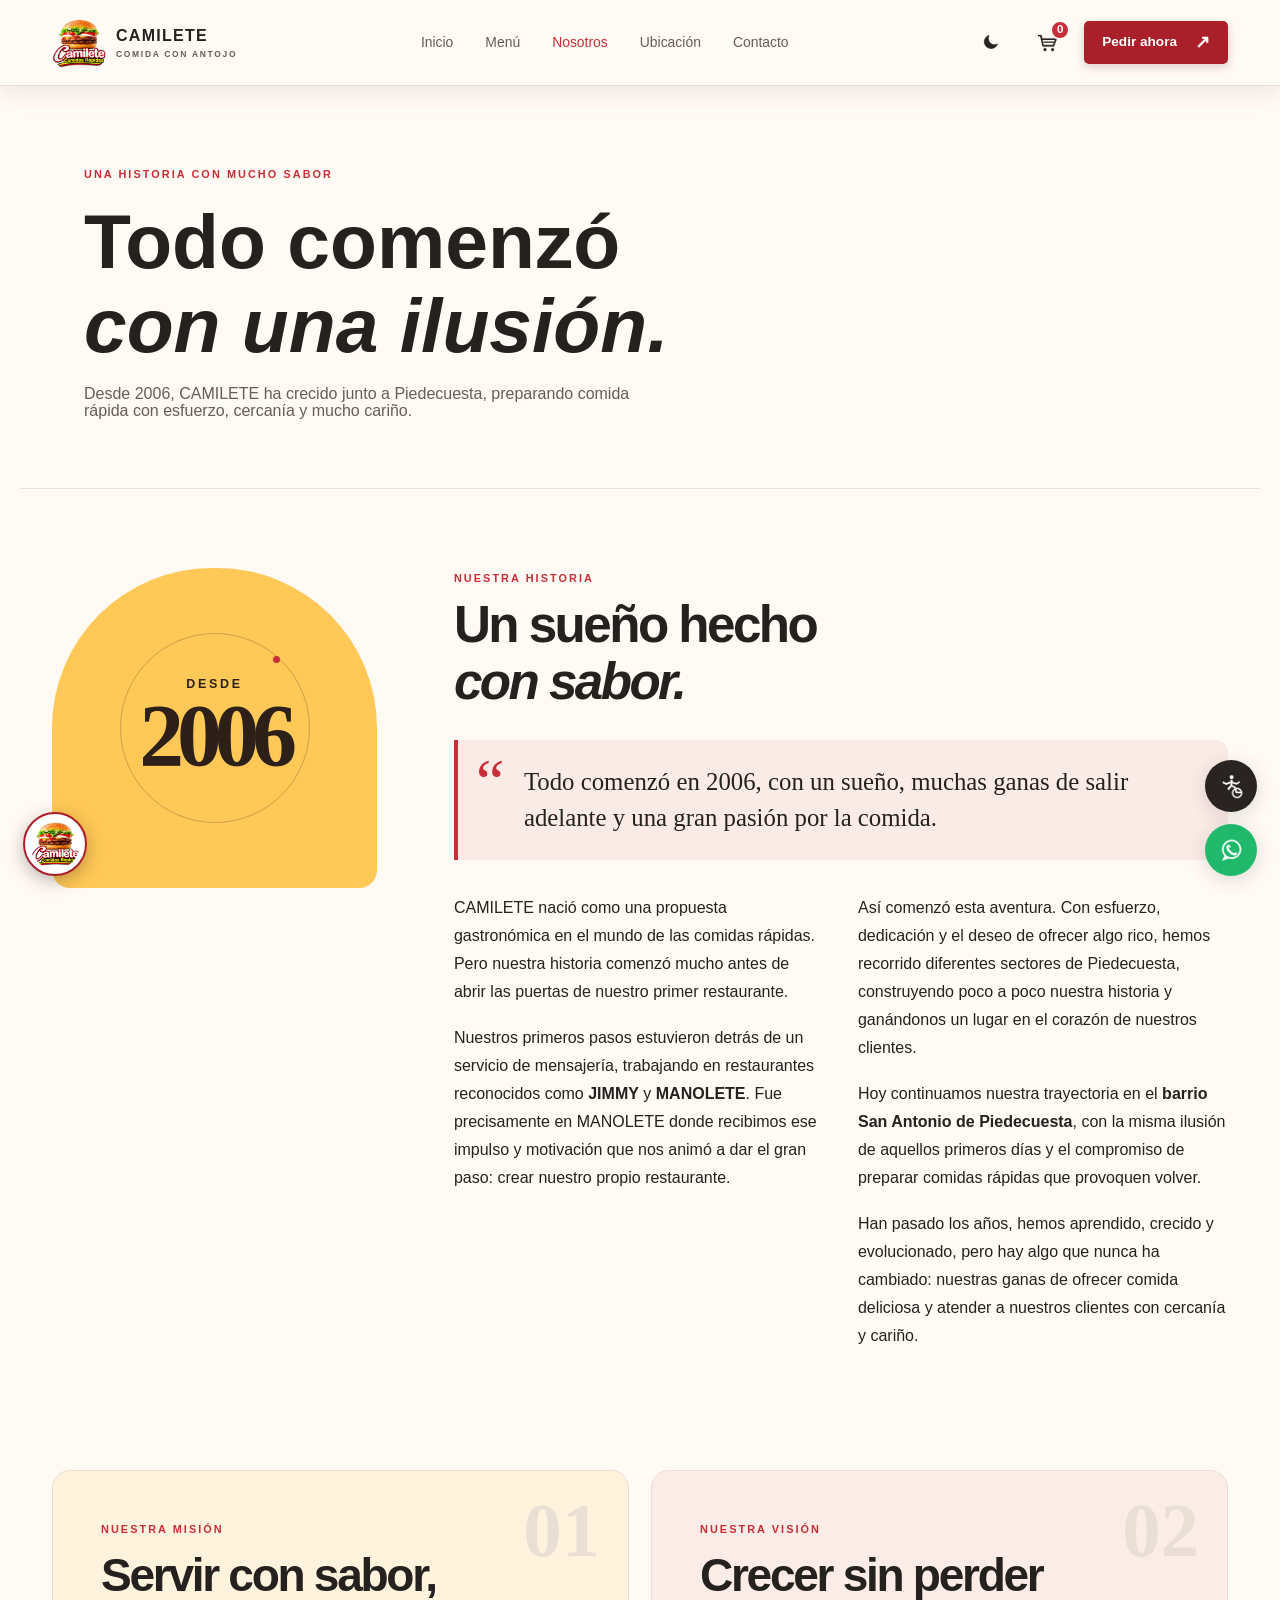
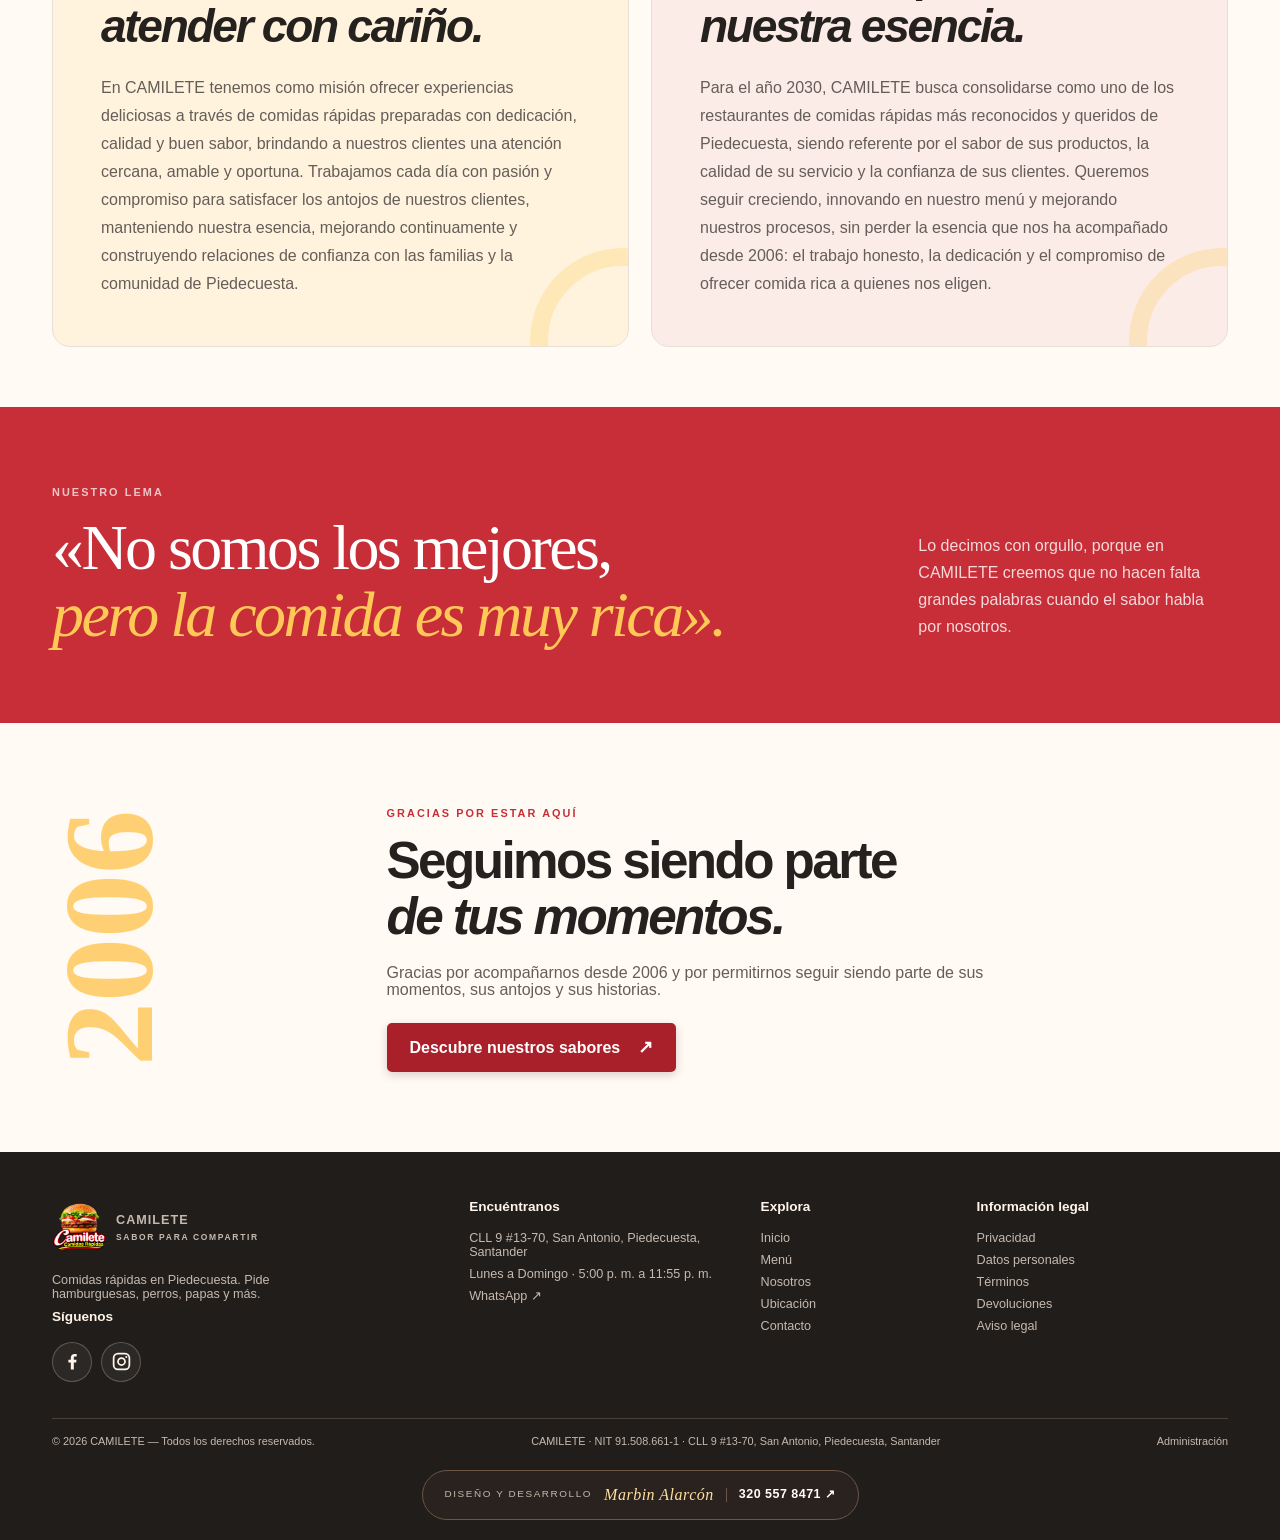
<file: nosotros.html>
<!doctype html>
<html lang="es-CO">
  <head>
    <meta name="apple-mobile-web-app-capable" content="yes" />
    <meta name="apple-mobile-web-app-title" content="CAMILETE" />
    <link rel="apple-touch-icon" href="assets/icons/pwa-192.png" />
    <meta name="theme-color" content="#c72e38" />
    <link rel="manifest" href="manifest.webmanifest" />
    <meta charset="utf-8" />
    <meta name="viewport" content="width=device-width, initial-scale=1" />
    <meta
      name="description"
      content="Conoce la historia y los valores de CAMILETE en Piedecuesta."
    />
    <title>Nosotros | CAMILETE</title>
    <link rel="icon" href="assets/icons/favicon.svg" type="image/svg+xml" />
    <link rel="stylesheet" href="css/styles.css?v=13" />
    <link rel="stylesheet" href="css/temas.css?v=23" />
    <link rel="stylesheet" href="css/responsive.css?v=14" />
    <script defer src="js/data.js?v=12"></script>
    <script defer src="js/main.js?v=17"></script>
  </head>
  <body>
    <div id="app"></div>
    <script defer src="js/pwa.js?v=2"></script>
</body>
</html>
</file>
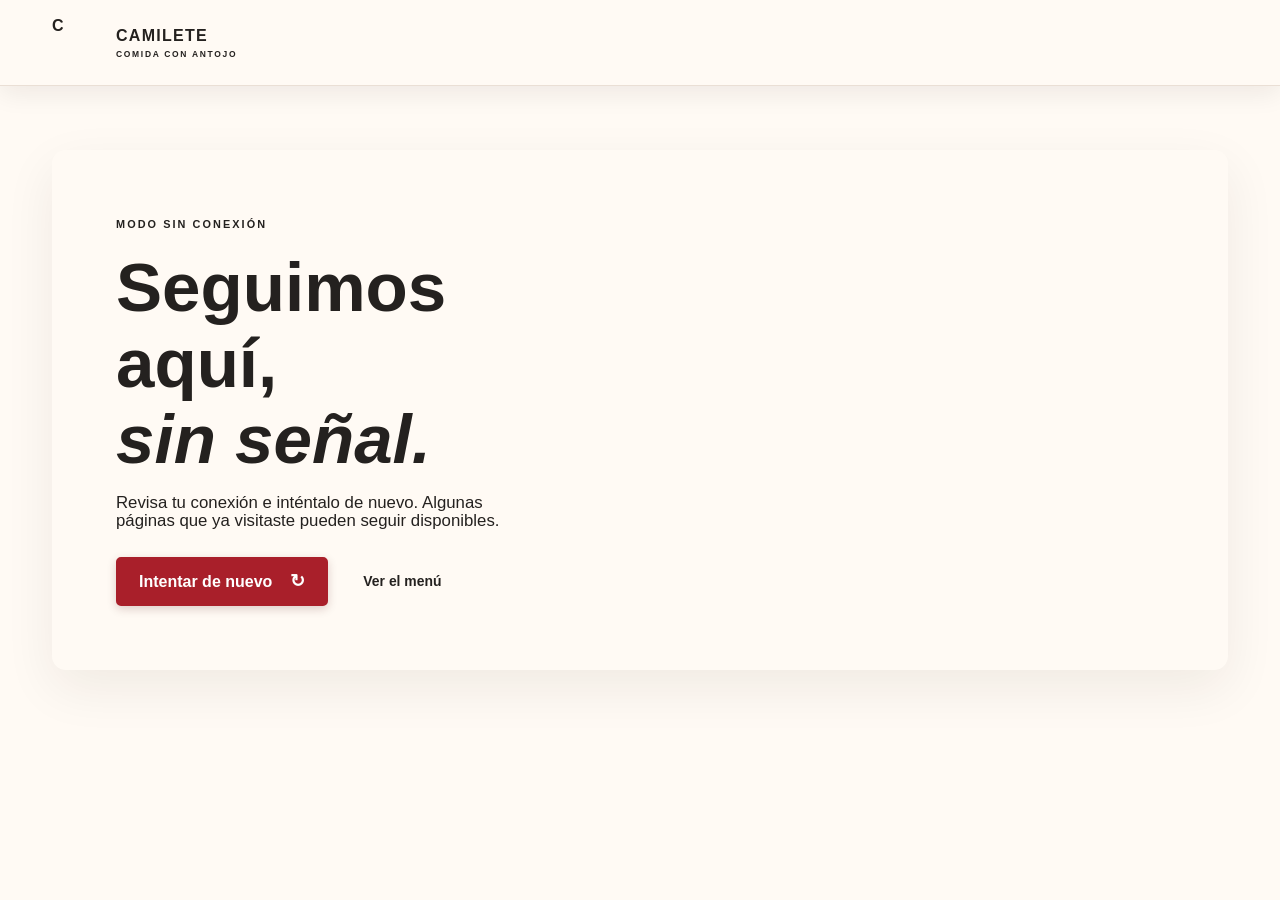
<file: offline.html>
<!doctype html>
<html lang="es-CO">
  <head>
    <meta name="apple-mobile-web-app-capable" content="yes" />
    <meta name="apple-mobile-web-app-title" content="CAMILETE" />
    <link rel="apple-touch-icon" href="assets/icons/pwa-192.png" />
    <meta charset="utf-8" />
    <meta name="viewport" content="width=device-width, initial-scale=1" />
    <meta name="theme-color" content="#c72e38" />
    <title>Sin conexión | CAMILETE</title>
    <link rel="manifest" href="manifest.webmanifest" />
    <link rel="icon" href="assets/icons/favicon.svg" type="image/svg+xml" />
    <link rel="stylesheet" href="css/styles.css?v=10" />
    <link rel="stylesheet" href="css/temas.css?v=21" />
    <link rel="stylesheet" href="css/responsive.css?v=11" />
  </head>
  <body>
    <header class="site-header"><div class="nav-wrap"><a class="brand" href="index.html"><span class="brand-mark">C</span><span>CAMILETE<small>COMIDA CON ANTOJO</small></span></a></div></header>
    <main id="contenido" class="error-page"><section class="error-card"><div class="error-copy"><span class="eyebrow">MODO SIN CONEXIÓN</span><h1>Seguimos aquí,<br><em>sin señal.</em></h1><p>Revisa tu conexión e inténtalo de nuevo. Algunas páginas que ya visitaste pueden seguir disponibles.</p><div class="error-actions"><a class="button" href="index.html">Intentar de nuevo <span>↻</span></a><a class="text-link" href="menu.html">Ver el menú</a></div></div></section></main>
    <script>try{document.documentElement.dataset.theme=localStorage.getItem('camilete-theme')||'claro'}catch{document.documentElement.dataset.theme='claro'}</script>
  </body>
</html>
</file>
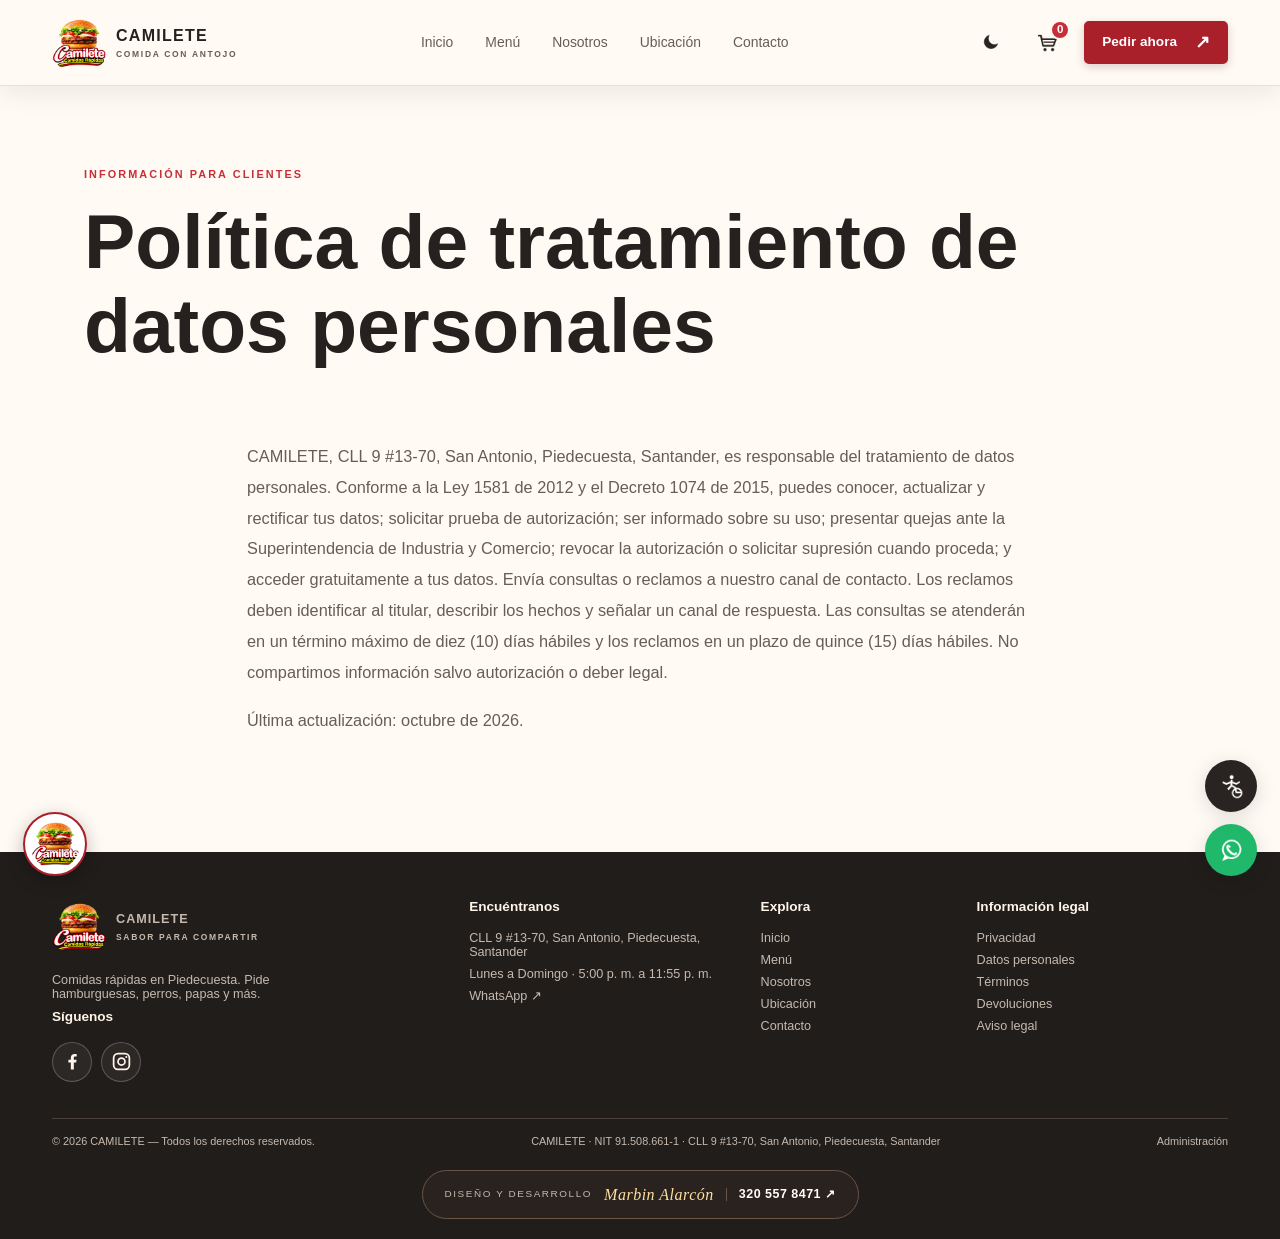
<file: politicas-datos.html>
<!doctype html>
<html lang="es-CO">
  <head>
    <meta name="apple-mobile-web-app-capable" content="yes" />
    <meta name="apple-mobile-web-app-title" content="CAMILETE" />
    <link rel="apple-touch-icon" href="assets/icons/pwa-192.png" />
    <meta name="theme-color" content="#c72e38" />
    <link rel="icon" href="assets/icons/favicon.svg" type="image/svg+xml" />
    <link rel="manifest" href="manifest.webmanifest" />
    <meta charset="utf-8" />
    <meta name="viewport" content="width=device-width, initial-scale=1" />
    <title>Tratamiento de datos | CAMILETE</title>
    <link rel="stylesheet" href="css/styles.css?v=10" />
    <link rel="stylesheet" href="css/temas.css?v=21" />
    <link rel="stylesheet" href="css/responsive.css?v=11" />
    <script defer src="js/data.js?v=10"></script>
    <script defer src="js/main.js?v=14"></script>
  </head>
  <body>
    <div id="app"></div>
    <script defer src="js/pwa.js?v=2"></script>
</body>
</html>
</file>
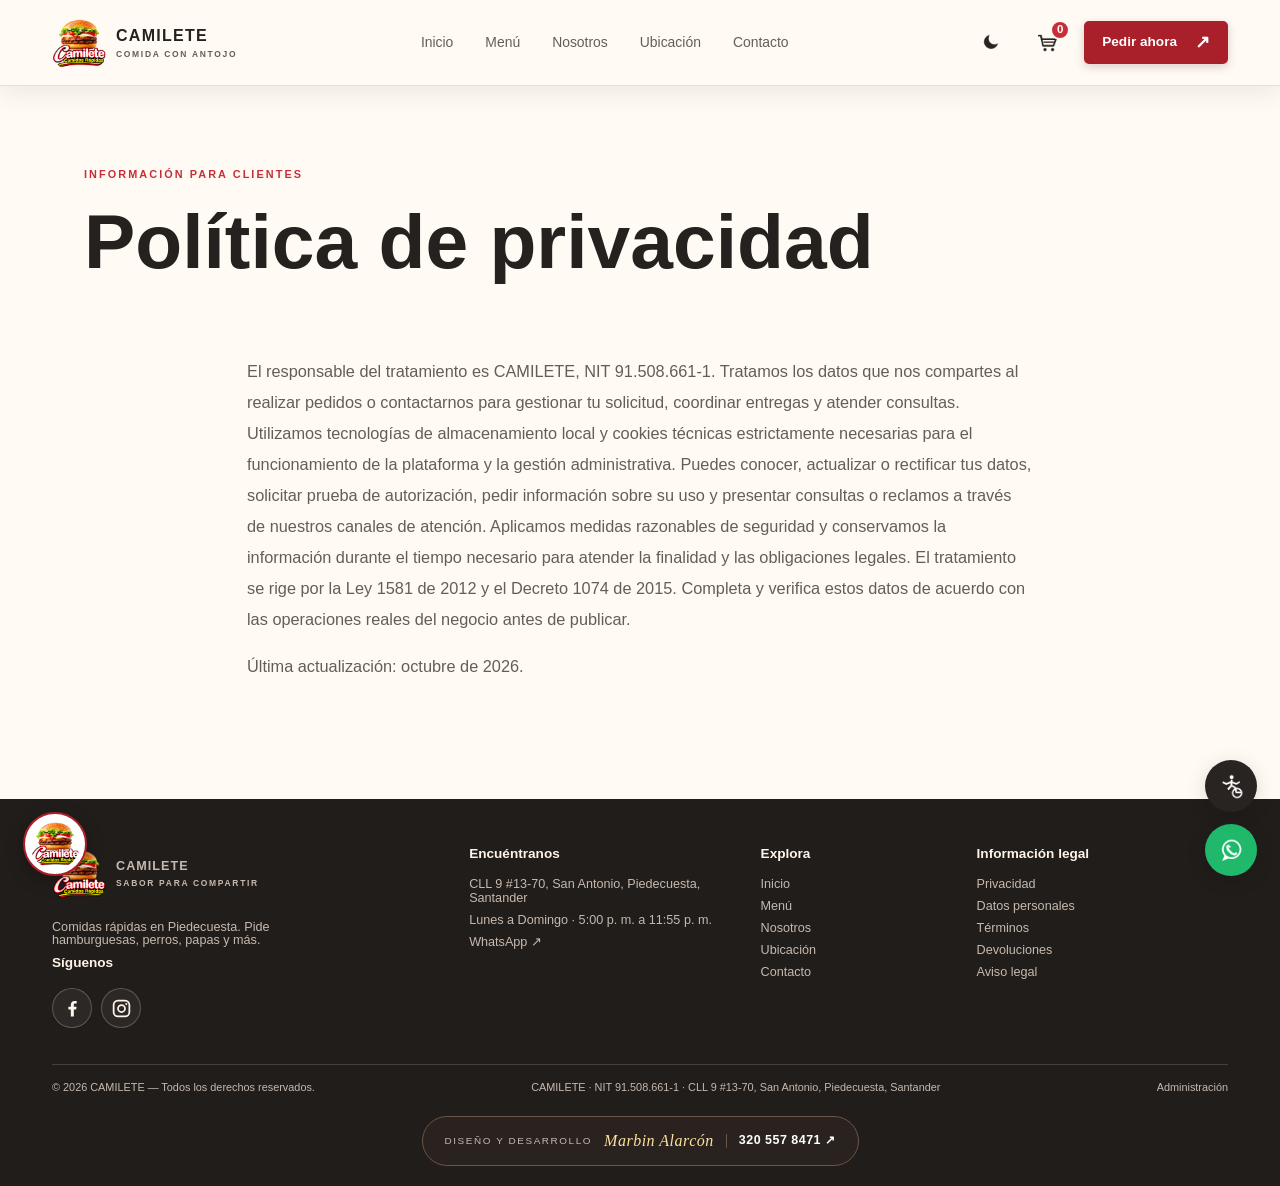
<file: politicas-privacidad.html>
<!doctype html>
<html lang="es-CO">
  <head>
    <meta name="apple-mobile-web-app-capable" content="yes" />
    <meta name="apple-mobile-web-app-title" content="CAMILETE" />
    <link rel="apple-touch-icon" href="assets/icons/pwa-192.png" />
    <meta name="theme-color" content="#c72e38" />
    <link rel="icon" href="assets/icons/favicon.svg" type="image/svg+xml" />
    <link rel="manifest" href="manifest.webmanifest" />
    <meta charset="utf-8" />
    <meta name="viewport" content="width=device-width, initial-scale=1" />
    <title>Política de privacidad | CAMILETE</title>
    <link rel="stylesheet" href="css/styles.css?v=10" />
    <link rel="stylesheet" href="css/temas.css?v=21" />
    <link rel="stylesheet" href="css/responsive.css?v=11" />
    <script defer src="js/data.js?v=10"></script>
    <script defer src="js/main.js?v=14"></script>
  </head>
  <body>
    <div id="app"></div>
    <script defer src="js/pwa.js?v=2"></script>
</body>
</html>
</file>
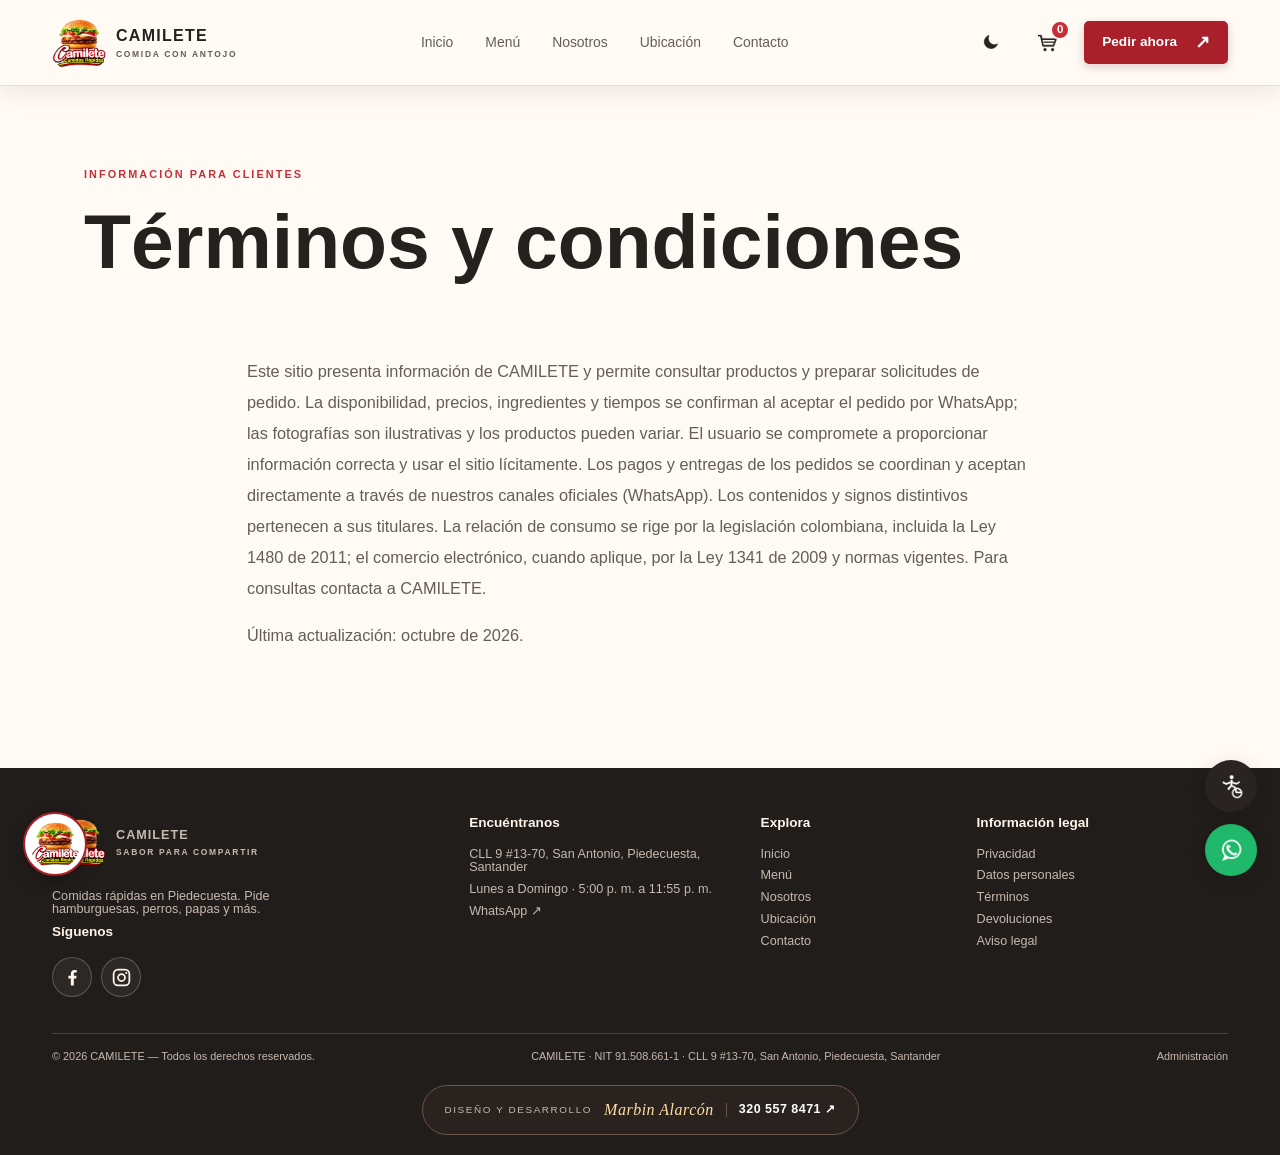
<file: terminos-condiciones.html>
<!doctype html>
<html lang="es-CO">
  <head>
    <meta name="apple-mobile-web-app-capable" content="yes" />
    <meta name="apple-mobile-web-app-title" content="CAMILETE" />
    <link rel="apple-touch-icon" href="assets/icons/pwa-192.png" />
    <meta name="theme-color" content="#c72e38" />
    <link rel="icon" href="assets/icons/favicon.svg" type="image/svg+xml" />
    <link rel="manifest" href="manifest.webmanifest" />
    <meta charset="utf-8" />
    <meta name="viewport" content="width=device-width, initial-scale=1" />
    <title>Términos y condiciones | CAMILETE</title>
    <link rel="stylesheet" href="css/styles.css?v=10" />
    <link rel="stylesheet" href="css/temas.css?v=21" />
    <link rel="stylesheet" href="css/responsive.css?v=11" />
    <script defer src="js/data.js?v=10"></script>
    <script defer src="js/main.js?v=14"></script>
  </head>
  <body>
    <div id="app"></div>
    <script defer src="js/pwa.js?v=2"></script>
</body>
</html>
</file>
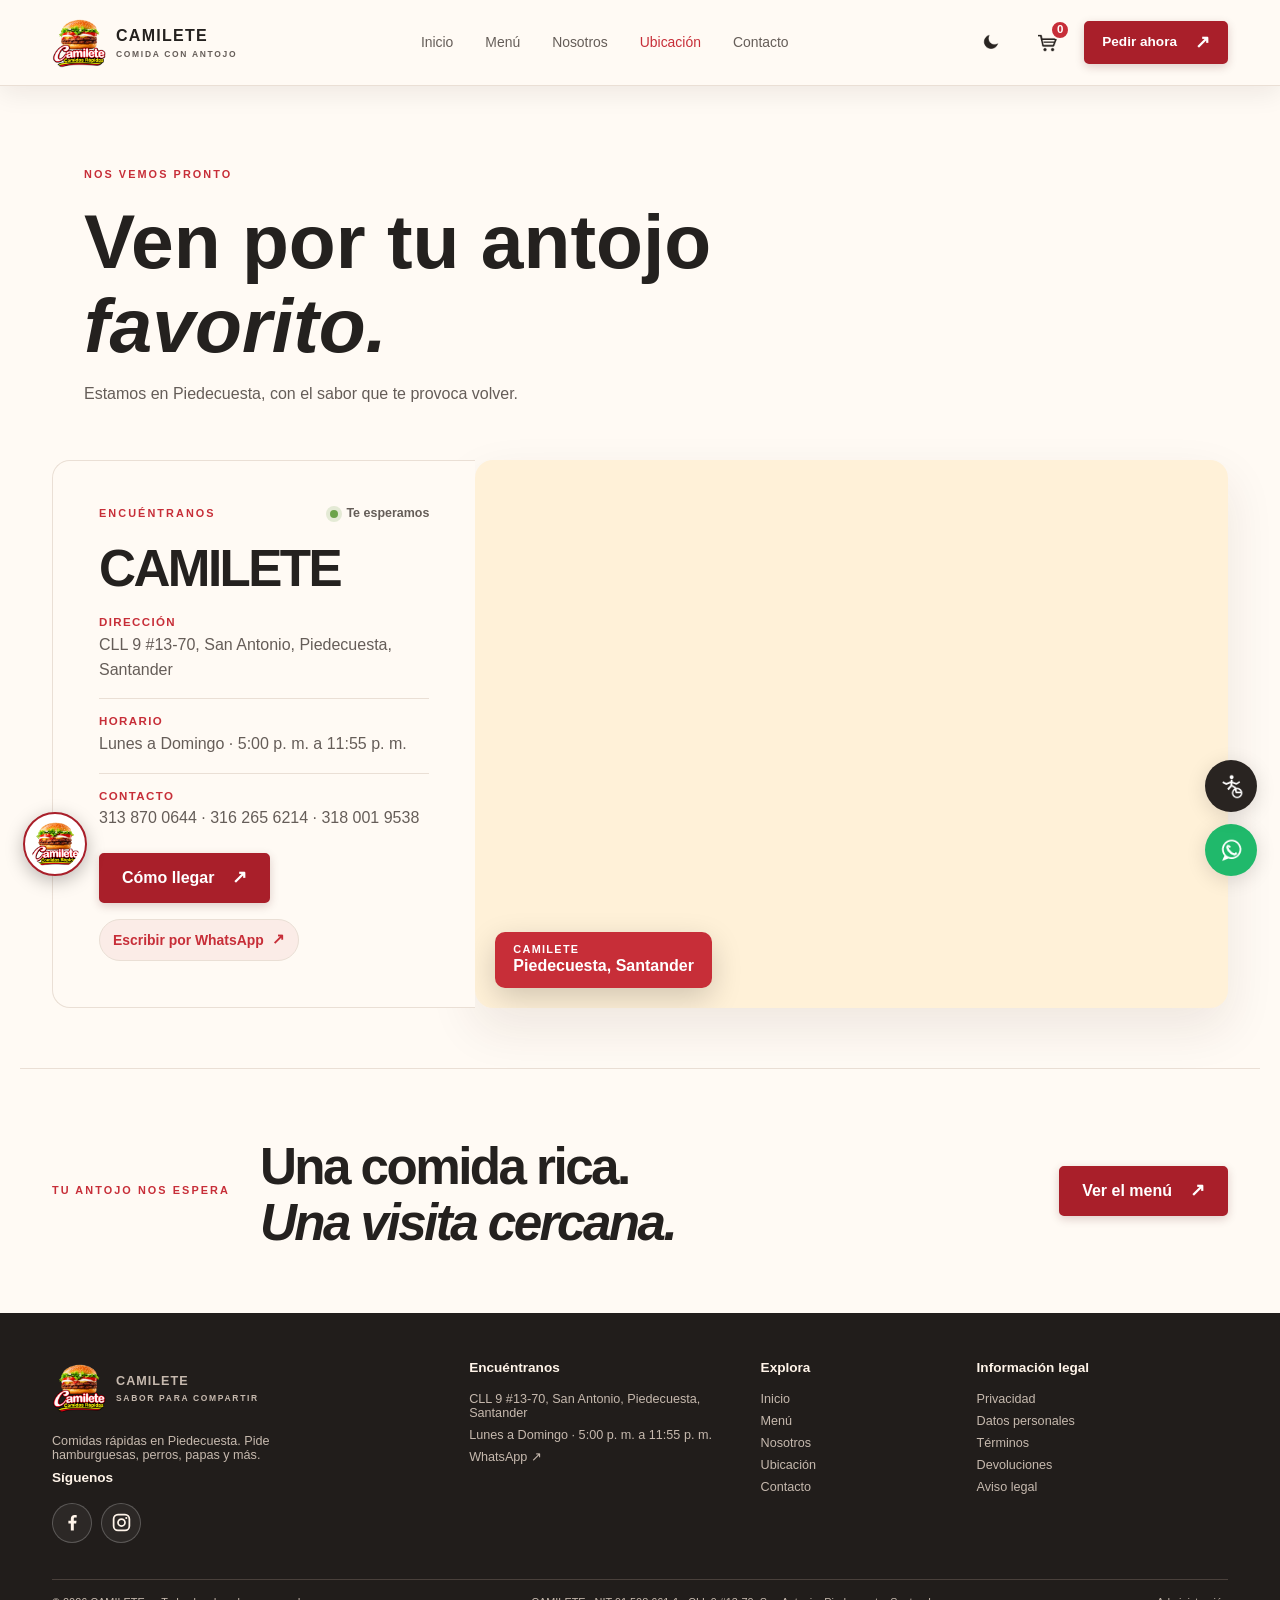
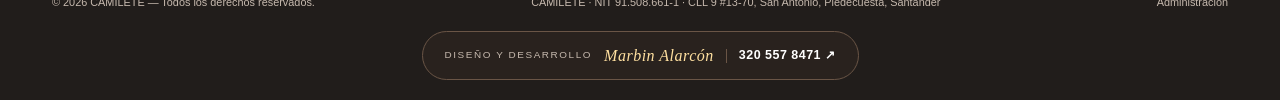
<file: ubicacion.html>
<!doctype html>
<html lang="es-CO">
  <head>
    <meta name="apple-mobile-web-app-capable" content="yes" />
    <meta name="apple-mobile-web-app-title" content="CAMILETE" />
    <link rel="apple-touch-icon" href="assets/icons/pwa-192.png" />
    <meta name="theme-color" content="#c72e38" />
    <link rel="manifest" href="manifest.webmanifest" />
    <meta charset="utf-8" />
    <meta name="viewport" content="width=device-width, initial-scale=1" />
    <meta
      name="description"
      content="Encuentra CAMILETE en Piedecuesta. Consulta dirección, horarios y cómo llegar."
    />
    <title>Ubicación | CAMILETE</title>
    <link rel="icon" href="assets/icons/favicon.svg" type="image/svg+xml" />
    <link rel="stylesheet" href="css/styles.css?v=14" />
    <link rel="stylesheet" href="css/temas.css?v=23" />
    <link rel="stylesheet" href="css/responsive.css?v=15" />
    <script defer src="js/data.js?v=12"></script>
    <script defer src="js/main.js?v=18"></script>
  </head>
  <body>
    <div id="app"></div>
    <script defer src="js/pwa.js?v=2"></script>
</body>
</html>
</file>
<file: css/styles.css>
* {
  box-sizing: border-box;
}
html {
  scroll-behavior: smooth;
  font-size: calc(16px * var(--access-scale, 1));
}
body {
  margin: 0;
  background: var(--fondo, #fffaf4);
  color: var(--texto, #24211f);
  font-family: var(--font-base, Arial, sans-serif);
  line-height: 1.1;
}
button,
input {
  font: inherit;
}
a {
  color: inherit;
  text-decoration: none;
}
button {
  color: inherit;
}
img {
  max-width: 100%;
  display: block;
}
.skip-link {
  position: fixed;
  z-index: 20;
  top: -80px;
  left: 1rem;
  background: var(--texto);
  color: var(--fondo);
  padding: 0.7rem 1rem;
}
.skip-link:focus {
  top: 1rem;
}
.site-header {
  height: 86px;
  border-bottom: 1px solid var(--borde, #eadfd5);
  display: flex;
  align-items: center;
  background: var(--fondo);
  position: relative;
  z-index: 10;
}
.nav-wrap {
  max-width: 1240px;
  width: 100%;
  margin: auto;
  padding: 0 32px;
  display: flex;
  align-items: center;
  justify-content: space-between;
  gap: 36px;
}
.brand {
  display: flex;
  align-items: center;
  gap: 10px;
  font-size: 1rem;
  font-weight: 900;
  letter-spacing: 0.08em;
  line-height: 1.2;
}
.brand small {
  display: block;
  font-size: 0.53rem;
  letter-spacing: 0.2em;
  color: var(--textoSecundario);
  margin-top: 4px;
}
.brand-mark {
  display: block;
  flex: 0 0 54px;
  width: 54px;
  height: 54px;
  object-fit: contain;
}
nav {
  display: flex;
  gap: 32px;
}
nav a,
.footer-main a {
  font-size: 0.87rem;
  color: var(--textoSecundario);
  transition: color 0.2s;
}
nav a:hover,
nav a[aria-current="page"] {
  color: var(--primario);
}
.header-actions {
  display: flex;
  align-items: center;
  gap: 16px;
}
.icon-button,
.menu-toggle {
  border: 0;
  background: transparent;
  width: 38px;
  height: 38px;
  border-radius: 50%;
  cursor: pointer;
}
.icon-button {
  display: grid;
  place-items: center;
  padding: 0;
}
.icon-button img,
.cart-link img {
  display: block;
  width: 24px;
  height: 24px;
  object-fit: contain;
}
.cart-link {
  position: relative;
  display: inline-flex;
  width: 42px;
  min-height: 42px;
  flex: 0 0 42px;
  align-items: center;
  justify-content: center;
  gap: 5px;
  font-size: 0.9rem;
}
#cart-count {
  position: absolute;
  top: -2px;
  right: -2px;
  display: grid;
  min-width: 20px;
  height: 20px;
  padding: 0 4px;
  place-items: center;
  border-radius: 50%;
  border: 2px solid var(--fondo, #fffaf4);
  background: var(--boton, var(--primario, #c72e38));
  color: #fff;
  font-size: 0.72rem;
  font-weight: 700;
  line-height: 1;
}
.button {
  display: inline-flex;
  align-items: center;
  justify-content: center;
  gap: 18px;
  padding: 13px 21px;
  border: 0;
  border-radius: 5px;
  background: var(--boton, var(--primario));
  color: #fff;
  font-weight: 700;
  cursor: pointer;
  transition:
    transform 0.2s,
    background 0.2s;
}
.button:hover {
  background: var(--botonHover);
  transform: translateY(-2px);
}
.button:disabled {
  opacity: 0.5;
  cursor: not-allowed;
}
.button span {
  font-size: 1.1rem;
}
.header-cta {
  padding: 10px 16px;
  font-size: 0.85rem;
}
.menu-toggle {
  display: none;
}

/* =========================================================
   HERO CAMILETE
   Reemplaza tus reglas de .hero por estas (mismos nombres de clase).
   Clases nuevas: .hero-title-main, .hero-title-accent,
   .hero-title-sub, .hero-badge
   ========================================================= */

.hero {
  --hero-bg: #0e0a09;
  --hero-amarillo: #ffc61a;
  --hero-rojo: #d4222a;

  position: relative;
  isolation: isolate;
  overflow: hidden;
  display: grid;
  grid-template-columns: minmax(0, 1fr);
  gap: 0;
  align-items: center;
  max-width: none; /* fondo a todo el ancho */
  margin: 0;
  padding: 36px 21px 0;
  color: #fff;
  background:
    radial-gradient(
      ellipse 70% 50% at 85% 20%,
      rgb(255 110 20 / 22%),
      transparent 70%
    ),
    var(--hero-bg);
}

/* ---------- Texto ---------- */
.hero-copy {
  position: relative;
  z-index: 2;
  padding: 8px 0;
  max-width: 560px;
}

.eyebrow {
  font-size: 0.68rem;
  font-weight: 800;
  letter-spacing: 0.19em;
  color: var(--primario);
}
.hero .eyebrow {
  display: inline-flex;
  align-items: center;
  gap: 8px;
  color: var(--hero-amarillo);
  font-size: 0.7rem;
  letter-spacing: 0.08em;
}
.hero .eyebrow::before {
  content: "";
  flex: none;
  width: 18px;
  height: 22px;
  background: no-repeat center / contain
    url("data:image/svg+xml,%3Csvg xmlns='http://www.w3.org/2000/svg' viewBox='0 0 24 24' fill='%23ffc61a'%3E%3Cpath d='M12 1.5a7.5 7.5 0 0 0-7.5 7.5c0 5.4 6.2 12.2 6.9 12.9a.8.8 0 0 0 1.2 0c.7-.7 6.9-7.5 6.9-12.9A7.5 7.5 0 0 0 12 1.5Zm0 10.3a2.8 2.8 0 1 1 0-5.6 2.8 2.8 0 0 1 0 5.6Z'/%3E%3C/svg%3E");
}

h1,
h2,
h3,
p {
  margin-top: 0;
}

.hero h1 {
  max-width: none;
  margin: 18px 0 16px;
  font-family: "Anton", Impact, "Arial Narrow Bold", sans-serif;
  font-weight: 400;
  font-size: clamp(2.1rem, 10.5vw, 3.5rem);
  overflow-wrap: anywhere;
  line-height: 0.98;
  letter-spacing: 0.005em;
  text-transform: uppercase;
  color: #fff;
  text-shadow: 0 3px 0 rgb(0 0 0 / 35%);
}
.hero h1 span {
  display: block;
}
.hero-title-main {
  color: #fff;
}
.hero-title-accent {
  position: relative;
  width: fit-content;
  font-size: 1.1em;
  color: var(--hero-amarillo);
  transform: skewX(-7deg);
  transform-origin: left bottom;
  padding-bottom: 0.1em;
}
/* trazo amarillo bajo "brutales" */
.hero-title-accent::after {
  content: "";
  position: absolute;
  left: 0;
  right: -6%;
  bottom: 0;
  height: 0.07em;
  min-height: 3px;
  border-radius: 3px;
  background: var(--hero-amarillo);
  transform: rotate(-1.2deg);
}
.hero-title-sub {
  margin-top: 0.12em;
  font-size: 0.56em;
  line-height: 1.1;
}
.hero-city {
  position: relative;
  width: fit-content;
  margin-top: 0.02em;
  padding-bottom: 0.12em;
  font-family: "Kaushan Script", "Brush Script MT", cursive;
  font-size: 1.12em;
  line-height: 1.05;
  text-transform: none;
  letter-spacing: -0.01em;
  color: var(--hero-amarillo);
  transform: rotate(-3deg);
  transform-origin: left bottom;
}
/* trazo rojo bajo "Piedecuesta" */
.hero-city::after {
  content: "";
  position: absolute;
  left: 4%;
  right: -4%;
  bottom: 0;
  height: 0.06em;
  min-height: 3px;
  border-radius: 3px;
  background: var(--hero-rojo);
  transform: rotate(-0.8deg);
}

.hero-copy > p {
  font-size: 1rem;
  line-height: 1.45;
  color: rgb(255 255 255 / 88%);
  max-width: 400px;
}

/* ---------- Acciones ---------- */
.hero-actions {
  display: flex;
  align-items: flex-start;
  flex-direction: column;
  gap: 17px;
  margin-top: 21px;
}
.hero .button {
  display: inline-flex;
  align-items: center;
  gap: 10px;
  padding: 15px 30px;
  border: 0;
  border-radius: 999px;
  background: var(--hero-amarillo);
  color: #1a1209;
  font-size: 1rem;
  font-weight: 800;
  box-shadow: 0 8px 22px rgb(255 198 26 / 28%);
  transition:
    transform 0.2s ease,
    box-shadow 0.2s ease,
    background-color 0.2s ease;
}
.hero .button:hover {
  background: #ffd23f;
  transform: translateY(-2px);
  box-shadow: 0 12px 28px rgb(255 198 26 / 38%);
}
.text-link {
 display: inline-flex;
 width: fit-content;
 min-height: 42px;
 align-items: center;
 justify-content: center;
 gap: 8px;
 margin: 0;
 padding: 9px 13px;
 border: 1px solid var(--borde);
 border-radius: 999px;
 background: color-mix(in srgb, var(--primario) 7%, var(--fondo));
 color: var(--primario);
 font-size: 0.87rem;
 font-weight: 800;
 line-height: 1.15;
 text-align: center;
 white-space: normal;
 transition:
   transform 0.2s ease,
   border-color 0.2s ease,
   background-color 0.2s ease,
   color 0.2s ease;
}
.text-link:hover {
 border-color: var(--primario);
 background: color-mix(in srgb, var(--primario) 13%, var(--fondo));
 transform: translateY(-2px);
}
.text-link:active {
 transform: translateY(0);
}
.text-link:focus-visible {
 outline: 3px solid color-mix(in srgb, var(--primario) 35%, transparent);
 outline-offset: 3px;
}
.text-link span {
 flex: none;
 margin-left: 0;
 color: inherit;
 font-size: 1.05em;
 line-height: 1;
 transition: transform 0.2s ease;
}
.text-link:hover span {
 transform: translate(2px, -1px);
}
.hero .text-link {
 display: inline-flex;
 min-height: 36px;
 align-items: center;
 gap: 10px;
 padding: 4px 0 5px;
 border: 0;
 border-bottom: 1px solid rgb(255 255 255 / 85%);
 border-radius: 0;
 background: transparent;
 color: #fff;
 font-size: 0.95rem;
}
.hero .text-link:hover {
 border-bottom-color: var(--hero-amarillo);
 background: transparent;
 transform: none;
}
.hero .text-link::before {
  content: "";
  flex: none;
  width: 26px;
  height: 26px;
  margin-bottom: -5px;
  background: no-repeat center / contain
    url("data:image/svg+xml,%3Csvg xmlns='http://www.w3.org/2000/svg' viewBox='0 0 32 32'%3E%3Ccircle cx='16' cy='16' r='15' fill='%2325d366'/%3E%3Cpath fill='%23fff' d='M16.1 7.5a8.4 8.4 0 0 0-7.2 12.7L7.7 24.5l4.4-1.2a8.4 8.4 0 1 0 4-15.8Zm4.9 11.9c-.2.6-1.2 1.1-1.7 1.2-.4.1-1 .1-1.6-.1-.4-.1-.9-.3-1.5-.6-2.7-1.2-4.4-3.9-4.5-4.1-.1-.2-1.1-1.4-1.1-2.7s.7-1.9.9-2.2c.2-.2.5-.3.7-.3h.5c.2 0 .4 0 .6.5l.8 2c.1.2.1.4 0 .6l-.3.5-.4.4c-.1.1-.3.3-.1.6.2.3.7 1.2 1.5 1.9 1 .9 1.9 1.2 2.2 1.3.3.1.4.1.6-.1l.8-1c.2-.3.4-.2.6-.1l1.9.9c.3.1.5.2.5.4.1.1.1.6-.1 1.2Z'/%3E%3C/svg%3E");
}
.hero .text-link span {
  color: #fff;
  margin-left: 0;
}
.hero .text-link:hover span {
 transform: translate(2px, -1px);
}

.hero-note {
  display: flex;
  align-items: center;
  gap: 12px;
  max-width: 330px;
  margin: 22px 0 0;
  color: rgb(255 255 255 / 80%);
  font-size: 0.76rem;
  line-height: 1.35;
}
.hero-note::before {
  content: "";
  flex: none;
  width: 34px;
  height: 26px;
  background: no-repeat center / contain
    url("data:image/svg+xml,%3Csvg xmlns='http://www.w3.org/2000/svg' viewBox='0 0 40 30' fill='none' stroke='%23ffc61a' stroke-width='2.4' stroke-linecap='round' stroke-linejoin='round'%3E%3Cpath d='M12 4h17v17H12zM29 10h6l4 6v5h-10z'/%3E%3Ccircle cx='17' cy='23' r='3.2' fill='%230e0a09'/%3E%3Ccircle cx='34' cy='23' r='3.2' fill='%230e0a09'/%3E%3Cpath d='M1 9h8M3 14h6M5 19h4'/%3E%3C/svg%3E");
}

/* ---------- Imagen (móvil: debajo del texto, difuminada hacia arriba) ---------- */
.hero-art {
  position: relative;
  z-index: 1;
  width: auto;
  aspect-ratio: 658 / 780;
  margin: -24px -21px 0;
  overflow: hidden;
  -webkit-mask-image: linear-gradient(to bottom, transparent 0, #000 22%);
  mask-image: linear-gradient(to bottom, transparent 0, #000 22%);
}
.hero-art picture {
  display: block;
  width: 100%;
  height: 100%;
}
.hero-art img {
  display: block;
  width: 100%;
  height: 100%;
  object-fit: cover;
  object-position: 50% 35%;
}

/* ---------- Sticker "¡Disfruta el verdadero sabor!" ---------- */
.hero-badge {
  position: absolute;
  z-index: 3;
  top: 14%;
  right: 5%;
  display: flex;
  flex-direction: column;
  align-items: center;
  padding: 12px 20px 14px;
  font-family: "Anton", Impact, sans-serif;
  font-size: clamp(0.72rem, 3.6vw, 0.95rem);
  line-height: 1.05;
  text-transform: uppercase;
  text-align: center;
  color: #1a1209;
  background: var(--hero-amarillo);
  clip-path: polygon(
    2% 14%,
    14% 4%,
    40% 8%,
    68% 0,
    98% 8%,
    94% 36%,
    100% 62%,
    95% 92%,
    66% 100%,
    38% 94%,
    10% 100%,
    4% 70%,
    0 42%
  );
  transform: rotate(-7deg);
  filter: drop-shadow(0 6px 10px rgb(0 0 0 / 45%));
}
.hero-badge span {
  display: block;
  transform: skewX(-6deg);
}
.hero-badge strong {
  display: block;
  font-weight: 400;
  font-size: 1.55em;
  line-height: 1;
  color: var(--hero-rojo);
  transform: skewX(-6deg);
}

/* =========================================================
   ESCRITORIO
   ========================================================= */
@media (min-width: 900px) {
  .hero {
    grid-template-columns: minmax(0, 1fr);
    min-height: 640px;
    /* el texto se alinea con el contenedor de 1240px, el fondo ocupa todo */
    padding: 64px max(32px, calc(50% - 588px)) 64px;
  }
  .hero-copy {
    max-width: 540px;
    padding: 8px 0;
  }
  .hero h1 {
    /*font-size: clamp(3.4rem, 6.4vw, 5.4rem);*/
    margin: 22px 0 20px;
        font-size: clamp(1.75rem, 5.2vw, 2.8rem);

  }
  .hero-copy > p {
    font-size: 1.1rem;
    max-width: 420px;
  }
  .hero-actions {
    align-items: flex-start;
    flex-direction: column;
    gap: 20px;
    margin-top: 28px;
  }
  .hero-note {
    margin-top: 34px;
  }

  /* la imagen pasa a ser el fondo de la derecha */
  .hero-art {
    position: absolute;
    top: 0;
    right: 0;
    bottom: 0;
    width: 64%;
    aspect-ratio: auto;
    margin: 0;
    -webkit-mask-image: linear-gradient(to right, transparent 0, #000 34%);
    mask-image: linear-gradient(to right, transparent 0, #000 34%);
  }
  .hero-art img {
    object-position: 40% 55%;
  }
  .hero-badge {
    top: 7%;
    right: 5%;
    padding: 16px 28px 18px;
    font-size: clamp(0.95rem, 1.7vw, 1.35rem);
  }
}

/* Pantallas muy anchas: evita que la foto se estire demasiado */
@media (min-width: 1500px) {
  .hero-art {
    width: 58%;
  }
}

/* Móviles pequeños */
@media (max-width: 380px) {
  .hero h1 {
    font-size: 2rem;
  }
  .hero .button {
    padding: 14px 24px;
  }
}

/* Respeta usuarios con movimiento reducido */
@media (prefers-reduced-motion: reduce) {
  .hero .button {
    transition: none;
  }
}

.section {
  max-width: 1240px;
  margin: auto;
  padding: 80px 32px;
}
.featured-section {
  border-top: 1px solid var(--borde);
}
.section-heading {
  display: flex;
  justify-content: space-between;
  align-items: end;
  margin-bottom: 30px;
}
.promos-section {
  text-align: center;
  padding-top: 56px;
  padding-bottom: 56px;
}
.promos-section .section-heading {
  justify-content: center;
  margin-bottom: 24px;
}
.promos-section .section-heading h2 {
  margin-bottom: 0;
}
.promos-card {
  display: block;
  max-width: 540px;
  margin: 0 auto;
  overflow: hidden;
  border: 1px solid var(--borde);
  border-radius: 18px;
  background: var(--fondo);
  box-shadow: 0 18px 45px rgb(67 35 23 / 14%);
  transition: transform 0.25s ease, box-shadow 0.25s ease;
}
.promos-card:hover {
  transform: translateY(-4px);
  box-shadow: 0 22px 50px rgb(67 35 23 / 20%);
}
.promos-card img {
  display: block;
  width: 100%;
  height: auto;
}
.section h2,
.about-strip h2 {
  font-size: clamp(2rem, 4vw, 3.25rem);
  letter-spacing: -0.05em;
  line-height: 1.1;
  margin: 12px 0;
}
.product-grid {
  display: grid;
  grid-template-columns: repeat(3, 1fr);
  gap: 20px;
}
.product-card {
  border: 1px solid var(--borde);
  border-radius: 9px;
  overflow: hidden;
  background: var(--fondo);
  transition:
    transform 0.2s,
    box-shadow 0.2s;
}
.product-card:hover {
  transform: translateY(-4px);
  box-shadow: 0 12px 30px #33170c12;
}
.product-card > img {
  width: 100%;
  height: 215px;
  object-fit: cover;
  background: #f6ebdf;
}
.product-info {
  padding: 19px;
}
.product-info .eyebrow {
  font-size: 0.58rem;
}
.product-info h3 {
  font-size: 1.25rem;
  margin: 7px 0;
}
.product-info p {
  min-height: 46px;
  font-size: 0.84rem;
  color: var(--textoSecundario);
  margin-bottom: 15px;
}
.product-bottom {
  display: flex;
  justify-content: space-between;
  align-items: center;
}
.product-bottom strong {
  font-size: 1.05rem;
}
.small {
  padding: 9px 13px;
  font-size: 0.8rem;
}
.menu-banner {
  position: relative;
  isolation: isolate;
  overflow: hidden;
  display: grid;
  grid-template-columns: minmax(0, 1.15fr) minmax(0, 0.85fr);
  align-items: center;
  gap: 32px;
  min-height: 360px;
  padding: 64px max(calc((100vw - 1176px) / 2), 48px);
  background: var(--primario);
  color: #fff;
}
/* puntos decorativos (se desvanecen hacia la derecha) */
.menu-banner::before {
  content: "";
  position: absolute;
  inset: 0;
  z-index: -1;
  background-image: radial-gradient(currentColor 1.2px, transparent 1.6px);
  background-size: 22px 22px;
  opacity: 0.13;
  -webkit-mask-image: linear-gradient(100deg, #000 0, transparent 60%);
  mask-image: linear-gradient(100deg, #000 0, transparent 60%);
}
/* resplandor de luz detrás de la ilustración */
.menu-banner::after {
  content: "";
  position: absolute;
  z-index: -1;
  top: -30%;
  right: -8%;
  width: 60%;
  aspect-ratio: 1;
  border-radius: 50%;
  background: radial-gradient(circle, rgb(255 255 255 / 22%), transparent 68%);
  pointer-events: none;
}

.banner-copy {
  position: relative;
  z-index: 2;
}
.menu-banner .eyebrow {
  color: #ffe2b5;
}
.menu-banner h2 {
  font-size: clamp(2.3rem, 4.4vw, 3.9rem);
  line-height: 1.03;
  letter-spacing: -0.05em;
  margin: 13px 0 22px;
}
.menu-banner h2 em {
  font-family: Georgia, serif;
  font-weight: 400;
  color: #ffe08a;
}

/* chips de beneficios */
.banner-perks {
  display: flex;
  flex-wrap: wrap;
  gap: 8px;
  margin: 0 0 28px;
  padding: 0;
  list-style: none;
}
.banner-perks li {
  padding: 7px 14px;
  border: 1px solid rgb(255 255 255 / 32%);
  border-radius: 999px;
  background: rgb(255 255 255 / 10%);
  font-size: 0.78rem;
  font-weight: 700;
  letter-spacing: 0.01em;
}

.menu-banner .button-light {
  box-shadow: 0 10px 26px rgb(0 0 0 / 22%);
  transition:
    transform 0.2s ease,
    box-shadow 0.2s ease;
}
.menu-banner .button-light:hover {
  transform: translateY(-2px);
  box-shadow: 0 14px 32px rgb(0 0 0 / 28%);
}

/* ilustración con círculo punteado detrás */
.banner-illustration {
  position: relative;
  z-index: 1;
  display: grid;
  place-items: center;
  min-height: 260px;
}
.banner-illustration::before {
  content: "";
  position: absolute;
  width: min(100%, 340px);
  aspect-ratio: 1;
  border-radius: 50%;
  background: rgb(255 255 255 / 13%);
  border: 2px dashed rgb(255 255 255 / 38%);
}
.banner-illustration img {
  position: relative;
  display: block;
  width: min(80%, 320px);
  height: auto;
  filter: drop-shadow(0 18px 22px rgb(0 0 0 / 35%));
  transform: rotate(-6deg);
  animation: banner-float 5s ease-in-out infinite;
}

/* "rico rico rico" estilo sticker */
.banner-scribble {
  position: absolute;
  z-index: 3;
  top: 28px;
  right: max(calc((100vw - 1176px) / 2), 48px);
  font-family: "Kaushan Script", "Brush Script MT", cursive;
  font-size: clamp(1.1rem, 2vw, 1.6rem);
  line-height: 0.95;
  text-align: center;
  color: #ffe08a;
  text-shadow: 0 2px 0 rgb(0 0 0 / 22%);
  transform: rotate(9deg);
}

@keyframes banner-float {
  0%,
  100% {
    transform: rotate(-6deg) translateY(0);
  }
  50% {
    transform: rotate(-4deg) translateY(-8px);
  }
}
@media (prefers-reduced-motion: reduce) {
  .banner-illustration img {
    animation: none;
  }
  .menu-banner .button-light {
    transition: none;
  }
}
.button-light {
  background: #fff;
  color: #92232b;
}
.banner-illustration img {
  width: 280px;
  transform: rotate(9deg);
}
.banner-scribble {
  font: italic 1.4rem Georgia;
  position: absolute;
  right: 8%;
  bottom: 27px;
  transform: rotate(-13deg);
  color: #ffdb9c;
}
.about-strip {
  padding-top: 94px;
  padding-bottom: 100px;
}
.about-strip > p {
  color: var(--textoSecundario);
  max-width: 520px;
  margin: 18px 0 20px;
}
.site-footer {
  background: #211d1b;
  color: #fff4e9;
  padding: 48px max(calc((100vw - 1176px) / 2), 32px) 20px;
}
.footer-main {
  display: grid;
  grid-template-columns: 1.5fr 1fr 0.7fr 1fr;
  gap: 40px;
  padding-bottom: 36px;
}
.footer-main > div {
  display: flex;
  flex-direction: column;
  align-items: flex-start;
  gap: 8px;
}
.footer-main h3 {
  font-size: 0.85rem;
  margin: 0 0 9px;
}
.footer-main p,
.footer-main a {
  font-size: 0.79rem;
  color: #c6b9ae;
  margin: 0;
}
.footer-main > div:first-child p {
  max-width: 230px;
  margin-top: 12px;
}
.social-heading {
  margin: 12px 0 2px;
  color: #fff4e9;
  font-size: 0.79rem;
}
.social-links {
  display: flex;
  flex-wrap: wrap;
  gap: 9px;
}
.social-links a {
  display: grid;
  width: 40px;
  height: 40px;
  place-items: center;
  border: 1px solid #ffffff38;
  border-radius: 50%;
  background: #ffffff0d;
  color: #fff4e9;
  transition:
    background 0.2s,
    color 0.2s,
    transform 0.2s;
}
.social-links a:hover {
  transform: translateY(-2px);
  background: #ffffff1f;
  color: #fff;
}
.social-links svg {
  display: block;
  width: 21px;
  height: 21px;
}
html[data-theme="oscuro"] .social-heading {
  color: #edf000;
}
html[data-theme="oscuro"] .social-links a {
  border-color: #edf00055;
  background: #edf00012;
  color: #edf000;
}
html[data-theme="oscuro"] .social-links a:hover {
  background: #edf00024;
  color: #fff;
}
.footer-brand small {
  color: #c6b9ae;
}
.footer-bottom {
  border-top: 1px solid #49403b;
  padding-top: 17px;
  display: flex;
  justify-content: space-between;
  gap: 15px;
  font-size: 0.68rem;
  color: #c6b9ae;
}
.whatsapp-float,
.access-toggle {
  position: fixed;
  z-index: 12;
  right: 23px;
  width: 52px;
  height: 52px;
  border-radius: 50%;
  display: grid;
  place-items: center;
  box-shadow: 0 4px 20px #0002;
}
.whatsapp-float {
  bottom: 24px;
  background: #20b96b;
  color: white;
  font-size: 1.7rem;
}
.whatsapp-float img,
.access-toggle img {
  display: block;
  width: 27px;
  height: 27px;
  object-fit: contain;
}
.access-toggle {
  bottom: 88px;
  border: 0;
  background: #292421;
  color: #fff;
  font-size: 1.4rem;
  cursor: pointer;
}
html[data-theme="oscuro"] .icon-button img {
  filter: invert(1);
}
html[data-theme="oscuro"] .cart-link img,
.cart-float img {
  filter: invert(1);
}
.access-panel {
  position: fixed;
  z-index: 13;
  right: 22px;
  bottom: 151px;
  width: 235px;
  padding: 16px;
  border: 1px solid var(--borde);
  border-radius: 10px;
  background: var(--fondo);
  box-shadow: 0 12px 36px #0003;
}
.access-panel[hidden] {
  display: none;
}
.access-panel h2 {
  font-size: 1.15rem;
}
.access-panel button {
  width: 100%;
  text-align: left;
  border: 0;
  border-top: 1px solid var(--borde);
  background: none;
  padding: 9px;
  cursor: pointer;
}
.page-intro {
  max-width: 1176px;
  margin: auto;
  padding: 78px 32px 36px;
}
.page-intro h1 {
  font-size: clamp(3.1rem, 6vw, 5rem);
  margin: 17px 0;
}
.page-intro p {
  max-width: 580px;
  color: var(--textoSecundario);
}
.menu-list {
  padding-top: 20px;
}
.skeleton-menu {
  --skeleton-base: color-mix(in srgb, var(--borde, #eadfd5) 68%, var(--fondo, #fffaf4));
  --skeleton-highlight: color-mix(in srgb, var(--fondo, #fffaf4) 78%, var(--borde, #eadfd5));
}
html[data-theme="oscuro"] .skeleton-menu {
  --skeleton-base: #393936;
  --skeleton-highlight: #55534d;
}
.skeleton-announcement {
  position: absolute;
  width: 1px;
  height: 1px;
  padding: 0;
  overflow: hidden;
  clip: rect(0, 0, 0, 0);
  white-space: nowrap;
  clip-path: inset(50%);
}
.skeleton-line,
.skeleton-filter,
.skeleton-product-image {
  display: block;
  background: linear-gradient(
    100deg,
    var(--skeleton-base) 25%,
    var(--skeleton-highlight) 45%,
    var(--skeleton-base) 65%
  );
  background-size: 250% 100%;
  animation: skeleton-shimmer 1.5s ease-in-out infinite;
}
.skeleton-line {
  height: 13px;
  border-radius: 7px;
}
.skeleton-menu .page-intro > .skeleton-eyebrow {
  width: 175px;
  height: 11px;
}
.skeleton-menu .page-intro > .skeleton-heading {
  width: min(440px, 86%);
  height: clamp(38px, 6vw, 62px);
  margin-top: 18px;
}
.skeleton-menu .page-intro > .skeleton-heading-short {
  width: min(275px, 62%);
  height: clamp(38px, 6vw, 62px);
  margin-top: 9px;
}
.skeleton-menu .page-intro > .skeleton-intro {
  width: min(390px, 85%);
  margin-top: 19px;
}
.skeleton-filters {
  display: grid;
  grid-template-columns: repeat(auto-fill, minmax(100px, 1fr));
  gap: 12px;
  margin-bottom: 26px;
}
.skeleton-filter {
  min-height: 122px;
  border: 1px solid var(--borde, #eadfd5);
  border-radius: 12px;
}
.skeleton-products {
  display: grid;
  grid-template-columns: repeat(3, 1fr);
  gap: 20px;
}
.skeleton-product {
  overflow: hidden;
  border: 1px solid var(--borde, #eadfd5);
  border-radius: 9px;
  background: var(--fondo, #fffaf4);
}
html[data-theme="oscuro"] .skeleton-filter {
  border-color: #393936;
}
html[data-theme="oscuro"] .skeleton-product {
  border-color: #393936;
  background: #202020;
}
.skeleton-product-image {
  height: 215px;
}
.skeleton-product-content {
  display: grid;
  gap: 12px;
  padding: 19px;
}
.skeleton-category {
  width: 76px;
  height: 9px;
}
.skeleton-title {
  width: 72%;
  height: 20px;
}
.skeleton-description {
  width: 88%;
  height: 36px;
}
.skeleton-product-footer {
  display: flex;
  align-items: center;
  justify-content: space-between;
  gap: 12px;
  margin-top: 5px;
}
.skeleton-price {
  width: 68px;
  height: 18px;
}
.skeleton-button {
  width: 130px;
  height: 38px;
  border-radius: 5px;
}
@keyframes skeleton-shimmer {
  to {
    background-position-x: -250%;
  }
}
.filters {
  display: grid;
  grid-template-columns: repeat(auto-fill, minmax(100px, 1fr));
  gap: 12px;
  max-width: 100%;
  margin-bottom: 26px;
}
.filter-chip {
  --filter-accent: var(--primario, #c72e38);
  position: relative;
  display: flex;
  min-width: 0;
  min-height: 122px;
  padding: 8px;
  flex-direction: column;
  align-items: stretch;
  gap: 7px;
  border: 1px solid color-mix(in srgb, var(--filter-accent) 30%, var(--borde, #eadfd5));
  border-radius: 12px;
  background: var(--fondo, #fffaf4);
  color: var(--texto, #24211f);
  cursor: pointer;
  text-align: center;
  transition:
    background-color 0.18s ease,
    border-color 0.18s ease,
    color 0.18s ease,
    box-shadow 0.18s ease,
    transform 0.18s ease;
  -webkit-tap-highlight-color: transparent;
}
.filter-chip[data-category="2"],
.filter-chip[data-category="8"] {
  --filter-accent: #c99128;
}
.filter-chip[data-category="3"],
.filter-chip[data-category="9"] {
  --filter-accent: #df7b28;
}
.filter-chip[data-category="4"] {
  --filter-accent: #8d4935;
}
.filter-chip[data-category="5"] {
  --filter-accent: #618b43;
}
.filter-chip[data-category="6"] {
  --filter-accent: #e25b48;
}
.filter-chip[data-category="7"] {
  --filter-accent: #36a8a1;
}
.filter-chip-image {
  display: grid;
  width: 100%;
  min-height: 68px;
  flex: 1;
  place-items: center;
  overflow: hidden;
  border-radius: 8px;
  background: color-mix(in srgb, var(--filter-accent) 15%, var(--fondo, #fffaf4));
}
.filter-chip-image img {
  display: block;
  width: 100%;
  height: 68px;
  object-fit: contain;
}
.filter-chip-name {
  display: -webkit-box;
  overflow: hidden;
  color: var(--texto, #24211f);
  font-size: 0.8rem;
  font-weight: 700;
  line-height: 1.25;
  text-overflow: ellipsis;
  -webkit-box-orient: vertical;
  -webkit-line-clamp: 2;
}
.filter-chip:hover {
  transform: translateY(-2px);
  border-color: var(--filter-accent);
  background: color-mix(in srgb, var(--filter-accent) 8%, var(--fondo, #fffaf4));
  box-shadow: 0 5px 14px color-mix(in srgb, var(--filter-accent) 18%, transparent);
}
.filter-chip.active {
  border: 2px solid var(--filter-accent);
  padding: 7px;
  background: color-mix(in srgb, var(--filter-accent) 12%, var(--fondo, #fffaf4));
  box-shadow: 0 3px 11px color-mix(in srgb, var(--filter-accent) 20%, transparent);
}
.filter-chip.active .filter-chip-name {
  color: var(--filter-accent);
}
.filter-chip:focus-visible {
  z-index: 1;
  outline: 3px solid var(--filter-accent);
  outline-offset: 3px;
}
html[data-theme="oscuro"] .filter-chip[data-category="1"],
html[data-theme="oscuro"] .filter-chip[data-category="6"],
html[data-theme="oscuro"] .filter-chip[data-category="9"] {
  --filter-accent: #f04438;
}
html[data-theme="oscuro"] .filter-chip[data-category="2"],
html[data-theme="oscuro"] .filter-chip[data-category="8"] {
  --filter-accent: #e7b536;
}
html[data-theme="oscuro"] .filter-chip[data-category="3"] {
  --filter-accent: #ed8a37;
}
html[data-theme="oscuro"] .filter-chip[data-category="4"] {
  --filter-accent: #df9c80;
}
html[data-theme="oscuro"] .filter-chip[data-category="5"] {
  --filter-accent: #94bc6a;
}
html[data-theme="oscuro"] .filter-chip[data-category="7"] {
  --filter-accent: #62cfc7;
}
/* Historia de CAMILETE */
.history-page {
  overflow: hidden;
}
.history-intro {
  padding-bottom: 52px;
}
.history-intro h1 {
  max-width: 760px;
}
.history-section {
  position: relative;
  display: grid;
  grid-template-columns: minmax(180px, 0.42fr) minmax(0, 1fr);
  gap: clamp(36px, 6vw, 84px);
  align-items: start;
}
.history-section::before {
  content: "";
  position: absolute;
  left: 0;
  right: 0;
  top: 0;
  height: 1px;
  background: var(--borde);
}
.history-year {
  position: sticky;
  top: 110px;
  min-height: 320px;
  border-radius: 160px 160px 18px 18px;
  background: var(--secundario);
  color: #2c2019;
  display: flex;
  flex-direction: column;
  align-items: center;
  justify-content: center;
  overflow: hidden;
}
.history-year > span {
  font-size: 0.78rem;
  font-weight: 800;
  letter-spacing: 0.22em;
}
.history-year strong {
  position: relative;
  z-index: 1;
  font-family: Georgia, serif;
  font-size: clamp(3rem, 7vw, 6rem);
  line-height: 0.95;
  letter-spacing: -0.08em;
}
.history-year-ring {
  position: absolute;
  width: 190px;
  height: 190px;
  border: 1px solid rgba(44, 32, 25, 0.24);
  border-radius: 50%;
}
.history-year-ring::after {
  content: "";
  position: absolute;
  width: 7px;
  height: 7px;
  border-radius: 50%;
  background: var(--primario);
  top: 22px;
  right: 29px;
}
.history-story h2 {
  margin-bottom: 30px;
}
.history-lead {
  position: relative;
  margin: 0 0 34px;
  padding: 24px 28px 24px 66px;
  border-left: 4px solid var(--primario);
  background: var(--superficieElevada, rgba(198, 46, 56, 0.07));
  border-radius: 0 12px 12px 0;
}
.history-lead span {
  position: absolute;
  left: 18px;
  top: 10px;
  color: var(--primario);
  font-family: Georgia, serif;
  font-size: 4rem;
  line-height: 1;
}
.history-lead p {
  margin: 0;
  color: var(--texto);
  font-family: Georgia, serif;
  font-size: clamp(1.25rem, 2vw, 1.55rem);
  line-height: 1.45;
}
.history-copy {
  columns: 2;
  column-gap: 34px;
}
.history-copy p {
  break-inside: avoid;
  margin: 0 0 18px;
  line-height: 1.75;
}
.history-copy strong {
  color: var(--texto);
}
.history-purpose {
  display: grid;
  grid-template-columns: repeat(2, minmax(0, 1fr));
  gap: 22px;
  padding-top: 40px;
  padding-bottom: 40px;
}
.purpose-card {
  position: relative;
  min-width: 0;
  overflow: hidden;
  padding: clamp(28px, 4vw, 48px);
  border: 1px solid var(--borde);
  border-radius: 18px;
  background: var(--fondoTarjeta, var(--fondo));
}
.purpose-card::after {
  content: "";
  position: absolute;
  width: 150px;
  height: 150px;
  right: -88px;
  bottom: -88px;
  border: 18px solid var(--secundario);
  border-radius: 50%;
  opacity: 0.28;
}
.purpose-number {
  position: absolute;
  top: 22px;
  right: 28px;
  color: var(--borde);
  font-family: Georgia, serif;
  font-size: clamp(3rem, 6vw, 5.5rem);
  font-weight: 800;
  line-height: 1;
}
.purpose-card h2 {
  position: relative;
  z-index: 1;
  margin: 14px 0 22px;
  font-size: clamp(2rem, 3.6vw, 3.25rem);
}
.purpose-card p {
  position: relative;
  z-index: 1;
  margin: 0;
  color: var(--textoSecundario);
  line-height: 1.75;
}
.purpose-mission {
  --fondoTarjeta: color-mix(in srgb, var(--secundario) 14%, var(--fondo));
}
.purpose-vision {
  --fondoTarjeta: color-mix(in srgb, var(--primario) 7%, var(--fondo));
}
html[data-theme="oscuro"] .purpose-card {
  box-shadow: 0 18px 45px rgba(0, 0, 0, 0.16);
}
.history-motto {
  display: grid;
  grid-template-columns: minmax(0, 1.45fr) minmax(260px, 0.55fr);
  gap: 50px;
  align-items: end;
  margin-top: 20px;
  padding-top: 75px;
  padding-bottom: 75px;
  background: var(--primario);
  color: #fff;
  max-width: none;
  padding-left: max(32px, calc((100vw - 1176px) / 2));
  padding-right: max(32px, calc((100vw - 1176px) / 2));
}
.history-motto .eyebrow {
  color: rgba(255, 255, 255, 0.72);
}
.history-motto blockquote {
  margin: 16px 0 0;
  font-family: Georgia, serif;
  font-size: clamp(2.2rem, 5vw, 4.6rem);
  line-height: 1.04;
  letter-spacing: -0.04em;
}
.history-motto blockquote em {
  color: var(--secundario);
}
.history-motto > p {
  margin: 0 0 8px;
  color: rgba(255, 255, 255, 0.82);
  line-height: 1.7;
}
.history-thanks {
  position: relative;
  display: grid;
  grid-template-columns: minmax(150px, 0.35fr) minmax(0, 1fr);
  gap: 40px;
  align-items: center;
}
.history-thanks-mark {
  color: var(--secundario);
  font-family: Georgia, serif;
  font-size: clamp(5rem, 10vw, 9rem);
  font-weight: 800;
  line-height: 0.9;
  writing-mode: vertical-rl;
  transform: rotate(180deg);
  opacity: 0.82;
}
.history-thanks h2 {
  margin-bottom: 18px;
}
.history-thanks p {
  max-width: 620px;
  margin-bottom: 24px;
  color: var(--textoSecundario);
}
html[data-theme="oscuro"] .history-lead {
  --superficieElevada: rgba(240, 68, 56, 0.12);
}
html[data-theme="oscuro"] .history-year {
  color: #1d1d1a;
}
.story,
.location-layout {
  display: grid;
  grid-template-columns: 1fr 1fr;
  gap: 60px;
  align-items: center;
}
.story-art {
  background: #fae9cc;
  border-radius: 48% 48% 8px 8px;
  overflow: hidden;
}
.story-art img {
  width: 100%;
  height: 420px;
  object-fit: cover;
}
.story p {
  color: var(--textoSecundario);
}
.story h3 {
  margin: 22px 0 8px;
  font-size: 1rem;
}
.value-list {
  display: flex;
  gap: 9px;
  flex-wrap: wrap;
}
.value-list span {
  background: #f1e4d6;
  color: #4a342b;
  padding: 6px 12px;
  border-radius: 30px;
  font-size: 0.8rem;
}
.contact-page {
 overflow: hidden;
}
.contact-intro {
 padding-bottom: 42px;
}
.contact-layout {
 display: grid;
 grid-template-columns: minmax(0, 0.9fr) minmax(340px, 1.1fr);
 gap: 22px;
 align-items: stretch;
}
.contact-feature {
 position: relative;
 min-height: 430px;
 overflow: hidden;
 border-radius: 18px;
 background: var(--primario);
 color: #fff;
 display: grid;
 grid-template-columns: 0.72fr 1.28fr;
 align-items: center;
}
.contact-feature::before,
.contact-feature::after {
 content: "";
 position: absolute;
 border-radius: 50%;
 border: 18px solid rgba(255, 255, 255, 0.08);
}
.contact-feature::before {
 width: 210px;
 height: 210px;
 left: -130px;
 bottom: -110px;
}
.contact-feature::after {
 width: 120px;
 height: 120px;
 right: -70px;
 top: -55px;
}
.contact-feature-mark {
 position: relative;
 z-index: 1;
 width: 150px;
 height: 150px;
 margin-left: -18px;
 border-radius: 50%;
 background: var(--secundario);
 color: #2c2019;
 display: flex;
 flex-direction: column;
 align-items: center;
 justify-content: center;
 transform: rotate(-7deg);
 box-shadow: 0 18px 35px rgba(44, 32, 25, 0.16);
}
.contact-feature-mark span {
 font-family: Georgia, serif;
 font-size: 2rem;
 line-height: 0.7;
}
.contact-feature-mark strong {
 font-family: Georgia, serif;
 font-size: 2.35rem;
 line-height: 1;
}
.contact-feature-copy {
 position: relative;
 z-index: 1;
 padding: 38px 38px 38px 12px;
}
.contact-feature-copy .eyebrow {
 color: rgba(255, 255, 255, 0.72);
}
.contact-feature-copy h2 {
 margin: 12px 0 16px;
 font-size: clamp(2.2rem, 4vw, 3.6rem);
 line-height: 1.02;
}
.contact-feature-copy h2 em {
 color: var(--secundario);
}
.contact-feature-copy p {
 margin: 0 0 24px;
 color: rgba(255, 255, 255, 0.82);
 line-height: 1.65;
}
.contact-feature-copy .button {
 background: var(--secundario);
 color: #2c2019;
 border-color: var(--secundario);
}
.contact-feature-copy .button:hover {
 filter: brightness(0.96);
 transform: translateY(-2px);
}
.contact-grid {
 display: grid;
 grid-template-columns: repeat(2, minmax(0, 1fr));
 gap: 14px;
}
.contact-card {
 position: relative;
 min-width: 0;
 min-height: 208px;
 border: 1px solid var(--borde);
 border-radius: 14px;
 background: var(--fondo);
 padding: 24px;
 display: flex;
 flex-direction: column;
 justify-content: space-between;
 transition: transform 0.2s ease, border-color 0.2s ease, box-shadow 0.2s ease;
}
a.contact-card:hover {
 transform: translateY(-4px);
 border-color: var(--primario);
 box-shadow: 0 16px 36px rgba(64, 38, 25, 0.09);
}
.contact-card-icon {
 width: 42px;
 height: 42px;
 border-radius: 50%;
 background: color-mix(in srgb, var(--secundario) 45%, var(--fondo));
 color: var(--primario);
 display: grid;
 place-items: center;
 font-family: Georgia, serif;
 font-size: 1.25rem;
 font-weight: 800;
}
.contact-card h2 {
 margin: 5px 0 6px;
 font-size: 1.35rem;
}
.contact-card p {
 margin: 0;
 color: var(--textoSecundario);
 font-size: 0.88rem;
 line-height: 1.55;
 overflow-wrap: anywhere;
}
.contact-arrow {
 position: absolute;
 right: 18px;
 top: 18px;
 color: var(--primario);
 font-weight: 900;
}
.contact-card-static {
 cursor: default;
}
.contact-social {
 display: flex;
 align-items: flex-end;
 justify-content: space-between;
 gap: 30px;
 margin-top: 20px;
 padding-top: 62px;
 padding-bottom: 62px;
}
.contact-social h2 {
 margin: 8px 0 0;
}
.contact-social-links {
 margin: 0;
}
.contact-social-links a {
 width: 58px;
 height: 58px;
}
html[data-theme="oscuro"] .contact-card {
 background: #202020;
}
html[data-theme="oscuro"] .contact-card-icon {
 background: rgba(237, 240, 0, 0.12);
 color: #edf000;
}
html[data-theme="oscuro"] .contact-feature-copy .button {
 background: #edf000;
 border-color: #edf000;
 color: #24211f;
}
.contact-social-links a {
 border-color: var(--borde);
 background: var(--fondo);
 color: var(--primario);
}
.contact-social-links a:hover {
 background: var(--primario);
 color: #fff;
}
html[data-theme="oscuro"] .contact-social-links a {
 border-color: var(--borde);
 background: #202020;
 color: #edf000;
}
.location-page {
 overflow: hidden;
}
.location-intro {
 padding-bottom: 42px;
}
.location-intro h1 {
 max-width: 760px;
}
.location-layout {
 position: relative;
 display: grid;
 grid-template-columns: minmax(300px, 0.72fr) minmax(0, 1.28fr);
 gap: 0;
 align-items: stretch;
 padding-top: 0;
 padding-bottom: 40px;
}
.location-card {
 position: relative;
 z-index: 2;
 min-width: 0;
 border: 1px solid var(--borde);
 border-right: 0;
 padding: clamp(28px, 4vw, 46px);
 border-radius: 18px 0 0 18px;
 background: var(--fondo);
 display: flex;
 flex-direction: column;
 justify-content: center;
 gap: 22px;
}
.location-card-head {
 display: flex;
 align-items: center;
 justify-content: space-between;
 gap: 12px;
}
.location-status {
 flex-shrink: 0;
 display: inline-flex;
 align-items: center;
 gap: 8px;
 color: var(--textoSecundario);
 font-size: 0.78rem;
 font-weight: 800;
}
.location-status i {
 width: 8px;
 height: 8px;
 border-radius: 50%;
 background: #6ca34a;
 box-shadow: 0 0 0 4px color-mix(in srgb, #6ca34a 18%, transparent);
}
.location-card h2 {
 margin: 0;
 font-size: clamp(2rem, 4vw, 3.35rem);
 line-height: 1;
}
.location-details {
 display: grid;
 gap: 16px;
}
.location-detail {
 padding-bottom: 16px;
 border-bottom: 1px solid var(--borde);
}
.location-detail:last-child {
 padding-bottom: 0;
 border-bottom: 0;
}
.location-detail-label {
 display: block;
 margin-bottom: 4px;
 color: var(--primario);
 font-size: 0.72rem;
 font-weight: 900;
 letter-spacing: 0.12em;
 text-transform: uppercase;
}
.location-detail p {
 margin: 0;
 color: var(--textoSecundario);
 line-height: 1.55;
 overflow-wrap: anywhere;
}
.location-actions {
 display: flex;
 align-items: center;
 flex-wrap: wrap;
 gap: 16px;
}
.location-actions .button {
 white-space: nowrap;
}
.location-whatsapp {
 margin: 0;
}
.location-map-wrap {
 position: relative;
 min-height: 520px;
 overflow: hidden;
 border-radius: 18px;
 background: color-mix(in srgb, var(--secundario) 18%, var(--fondo));
 box-shadow: 0 20px 50px rgba(64, 38, 25, 0.09);
}
.location-map {
 width: 100%;
 height: 100%;
 min-height: 520px;
 border: 0;
 display: block;
 filter: saturate(0.72) contrast(0.95);
}
.location-map-label {
 position: absolute;
 z-index: 2;
 left: 20px;
 bottom: 20px;
 display: flex;
 flex-direction: column;
 padding: 12px 18px;
 border-radius: 10px;
 background: var(--primario);
 color: #fff;
 box-shadow: 0 10px 30px rgba(0, 0, 0, 0.18);
 pointer-events: none;
}
.location-map-label span {
 font-size: 0.68rem;
 font-weight: 900;
 letter-spacing: 0.12em;
}
.location-map-label strong {
 line-height: 1.2;
}
html[data-theme="oscuro"] .location-card {
 background: #202020;
}
html[data-theme="oscuro"] .location-map {
 filter: saturate(0.6) contrast(0.92) brightness(0.72);
}
.location-visit {
 display: flex;
 align-items: center;
 justify-content: space-between;
 gap: 30px;
 margin-top: 20px;
 padding-top: 62px;
 padding-bottom: 62px;
 border-top: 1px solid var(--borde);
}
.location-visit h2 {
 margin: 8px auto 0 0;
}
.location-visit .button {
 flex-shrink: 0;
}
.cart-section {
  max-width: 900px;
}
.cart-row {
  display: grid;
  grid-template-columns: 1fr auto auto auto;
  gap: 24px;
  align-items: center;
  border-bottom: 1px solid var(--borde);
  padding: 18px 0;
}
.cart-row > div:first-child {
  display: flex;
  flex-direction: column;
}
.cart-row > div:first-child span {
  font-size: 0.82rem;
  color: var(--textoSecundario);
}
.qty-control {
  display: flex;
  align-items: center;
  gap: 12px;
}
.qty-control button,
.remove-item {
  border: 1px solid var(--borde);
  background: transparent;
  border-radius: 50%;
  width: 32px;
  height: 32px;
  cursor: pointer;
}
.remove-item {
  font-size: 1.3rem;
}
.field-label {
  display: block;
  font-weight: 700;
  margin: 25px 0 7px;
}
.text-input {
  width: 100%;
  border: 1px solid var(--borde);
  background: var(--fondo);
  padding: 13px;
  border-radius: 5px;
  color: var(--texto);
}
.cart-total {
  display: flex;
  justify-content: space-between;
  font-size: 1.3rem;
  border-top: 1px solid var(--borde);
  padding: 20px 0;
  margin-top: 18px;
}
.empty-state {
  padding: 40px 0;
  color: var(--textoSecundario);
}
.legal-copy {
  max-width: 850px;
  padding: 20px 32px 100px;
  margin: auto;
  color: var(--textoSecundario);
  font-size: 1.02rem;
  line-height: 1.9;
}
.error-page {
  min-height: 60vh;
  display: flex;
  flex-direction: column;
  justify-content: center;
  align-items: flex-start;
  padding: 50px max(calc((100vw - 1176px) / 2), 32px);
}
.error-page p {
  color: var(--textoSecundario);
}
.high-contrast {
  filter: none !important;
  --fondo: #000 !important;
  --texto: #ff0 !important;
  --textoSecundario: #ff0 !important;
  --primario: #ff0 !important;
  --borde: #ff0 !important;
}
.high-contrast .button,
.high-contrast .brand-mark {
  background: #ff0;
  color: #000;
}
.highlight-links a {
  text-decoration: underline !important;
  text-decoration-thickness: 2px !important;
  text-underline-offset: 3px !important;
}
/* Productos con imagen */
.product-card.has-image > img {
  display: block;
  width: 100%;
  height: 215px;
  object-fit: cover;
  background: #f6ebdf;
}

/* Productos sin imagen */
.product-card.no-image {
  display: flex;
  flex-direction: column;
  justify-content: center;
}

.product-card.no-image .product-info {
  padding: 24px;
}

/* Evitar espacios innecesarios */
.product-card.no-image .product-info p {
  min-height: auto;
}
</file>
<file: css/temas.css>
html {
  transition:
    background-color 0.25s,
    color 0.25s;
}
html[data-theme="claro"] {
  color-scheme: light;
}
html[data-theme="oscuro"] {
  color-scheme: dark;
}
html[data-theme="oscuro"] .product-card > img {
  background: #26211e;
}
html[data-theme="oscuro"] .value-list span {
  background: #332822;
  color: #fff0db;
}
html[data-theme="oscuro"] .site-header {
  background: var(--fondo);
}
html[data-theme="oscuro"] .icon-button {
  color: var(--texto);
}
html[data-theme="oscuro"] .text-link:not(.hero .text-link) {
  border-color: var(--borde);
  background: color-mix(in srgb, var(--primario) 12%, var(--fondo));
  color: #ff7d73;
}
html[data-theme="oscuro"] .text-link:not(.hero .text-link):hover {
  border-color: var(--primario);
  background: color-mix(in srgb, var(--primario) 20%, var(--fondo));
}
html[data-theme="oscuro"] .site-header {
  border-top: 4px solid transparent;
  border-image: linear-gradient(90deg, #edf000 0 70%, #ed3d32 70% 100%) 1;
}
.cart-float {
  position: fixed;
  z-index: 11;
  left: 50%;
  bottom: 22px;
  transform: translateX(-50%);
  display: flex;
  align-items: center;
  gap: 9px;
  padding: 13px 21px;
  border-radius: 35px;
  background: var(--boton, var(--primario));
  color: #fff;
  font-weight: 800;
  font-size: 0.9rem;
  box-shadow: 0 6px 24px #0003;
  white-space: nowrap;
}
.cart-float:hover {
  background: var(--botonHover);
  transform: translate(-50%, -2px);
}
.cart-float span:last-child {
  margin-left: 5px;
}
.cart-float img {
  display: block;
  width: 24px;
  height: 24px;
  object-fit: contain;
}
@media (max-width: 650px) {
  .cart-float {
    bottom: 15px;
    left: 50%;
    font-size: 0.83rem;
    padding: 12px 16px;
  }
  .menu-list {
    padding-bottom: 90px;
  }
}
html[data-theme="oscuro"] body {
  background: var(--fondo, #171717);
  color: var(--texto, #f6f4ed);
}
html[data-theme="oscuro"] .site-header {
  border-top: 0;
  border-image: none;
  box-shadow: inset 0 4px 0 transparent;
  background-image: linear-gradient(90deg, #edf000 0 70%, #ed3d32 70% 100%);
  background-size: 100% 4px;
  background-position: top;
  background-repeat: no-repeat;
}
html[data-theme="oscuro"] .product-card,
html[data-theme="oscuro"] .location-card,
html[data-theme="oscuro"] .access-panel {
  background: #202020;
  border-color: var(--borde, #393936);
  color: var(--texto, #f6f4ed);
}
html[data-theme="oscuro"] .product-card > img {
  background: #262626;
}
html[data-theme="oscuro"] .story-art {
  background: #292620;
}
html[data-theme="oscuro"] .value-list span {
  background: #343414;
  color: #f4f29a;
}
html[data-theme="oscuro"] .text-input {
  background: #202020;
  border-color: var(--borde, #393936);
  color: var(--texto, #f6f4ed);
}
html[data-theme="oscuro"] .icon-button,
html[data-theme="oscuro"] .menu-toggle {
  color: var(--texto, #f6f4ed);
}
html[data-theme="oscuro"] .menu-toggle:hover,
html[data-theme="oscuro"] .icon-button:hover {
  background: #343434;
}
html[data-theme="oscuro"] .button-light {
  background: var(--secundario, #edf000);
  color: #171717;
}
/* Solid, layered navigation on desktop and mobile; also safe when theme vars are absent. */
.site-header {
  background-color: var(--fondo, #fffaf4);
  box-shadow: 0 8px 24px #21110d12;
}
html[data-theme="oscuro"] .site-header {
  background-color: var(--fondo, #171717);
  box-shadow: 0 8px 24px #0005;
}
.mobile-nav-overlay {
  display: none;
}
@media (max-width: 650px) {
  .mobile-nav-overlay {
    position: fixed;
    z-index: 40;
    inset: 0;
    display: block;
    width: 100%;
    height: 100%;
    padding: 0;
    border: 0;
    background: rgb(12 11 10 / 62%);
    opacity: 0;
    visibility: hidden;
    pointer-events: none;
    transition:
      opacity 0.32s ease,
      visibility 0s linear 0.32s;
  }
  .mobile-nav-overlay.is-visible {
    opacity: 1;
    visibility: visible;
    pointer-events: auto;
    transition: opacity 0.32s ease;
  }
  html.menu-open {
    overflow: hidden;
    overscroll-behavior: none;
  }
  html.menu-open .site-header {
    z-index: 42;
    background: transparent;
    box-shadow: none;
    pointer-events: none;
  }
  html.menu-open .site-header .brand,
  html.menu-open .site-header .header-actions > .icon-button,
  html.menu-open .site-header .cart-link,
  html.menu-open .site-header .header-cta {
    opacity: 0.32;
  }
  html.menu-open .site-header .menu-toggle {
    pointer-events: auto;
  }
  .site-header .nav-wrap nav {
    position: fixed;
    z-index: 45;
    top: 0;
    right: auto;
    bottom: 0;
    left: 0;
    width: min(86vw, 360px);
    height: 100vh;
    height: 100dvh;
    max-height: 100dvh;
    overflow-y: auto;
    overscroll-behavior: contain;
    display: flex;
    flex-direction: column;
    align-items: stretch;
    gap: 8px;
    padding: calc(env(safe-area-inset-top) + 30px) 21px
      calc(env(safe-area-inset-bottom) + 24px);
    border: 0;
    border-radius: 0 18px 18px 0;
    background: var(--fondo, #fffaf4);
    box-shadow: 14px 0 38px #170d0b2b;
    visibility: hidden;
    opacity: 0;
    pointer-events: none;
    transform: translateY(-102%);
    transition:
      transform 0.42s cubic-bezier(0.2, 0.8, 0.2, 1),
      opacity 0.28s ease,
      visibility 0s linear 0.42s;
  }
  html[data-theme="oscuro"] .site-header .nav-wrap nav {
    background: var(--fondo, #202020);
    box-shadow: 14px 0 38px #0008;
  }
  .site-header .nav-wrap nav.nav-open {
    visibility: visible;
    opacity: 1;
    pointer-events: auto;
    transform: translateY(0);
    transition-delay: 0s;
  }
  .site-header .nav-wrap nav a {
    display: flex;
    align-items: center;
    min-height: 48px;
    padding: 11px 14px;
    border: 1px solid transparent;
    border-radius: 9px;
    color: var(--textoSecundario, #655d58);
    font-size: 0.97rem;
    font-weight: 700;
    transition:
      background-color 0.18s ease,
      color 0.18s ease,
      border-color 0.18s ease;
  }
  .site-header .nav-wrap nav::before {
    content: "CAMILETE\A COMIDA CON ANTOJO";
    white-space: pre-line;
    padding: 0 14px 20px;
    margin-bottom: 10px;
    border-bottom: 1px solid var(--borde, #eadfd5);
    color: var(--texto, #24211f);
    font-size: 1rem;
    font-weight: 900;
    letter-spacing: 0.15em;
    line-height: 1.35;
  }
  .site-header .nav-wrap nav a:hover,
  .site-header .nav-wrap nav a[aria-current="page"] {
    background: color-mix(in srgb, var(--primario, #c72e38) 10%, transparent);
    border-color: color-mix(in srgb, var(--primario, #c72e38) 18%, transparent);
    color: var(--primario, #c72e38);
  }
  html[data-theme="oscuro"] .site-header .nav-wrap nav::before {
    color: #f6f4ed;
    border-color: #484640;
  }
  html[data-theme="oscuro"] .site-header .nav-wrap nav a {
    color: #e5e2da;
  }
  html[data-theme="oscuro"] .site-header .nav-wrap nav a:hover,
  html[data-theme="oscuro"] .site-header .nav-wrap nav a[aria-current="page"] {
    background: #343414;
    border-color: #57552a;
    color: #edf000;
  }
  .site-header .nav-wrap nav.nav-open a {
    animation: mobile-nav-link-in 0.25s ease both;
  }
  .site-header .nav-wrap nav.nav-open a:nth-child(2) {
    animation-delay: 35ms;
  }
  .site-header .nav-wrap nav.nav-open a:nth-child(3) {
    animation-delay: 70ms;
  }
  .site-header .nav-wrap nav.nav-open a:nth-child(4) {
    animation-delay: 105ms;
  }
  .site-header .nav-wrap nav.nav-open a:nth-child(5) {
    animation-delay: 140ms;
  }
  .menu-toggle {
    position: relative;
    z-index: 50;
    display: flex;
    align-items: center;
    justify-content: center;
    width: 44px;
    height: 44px;
    padding: 0;
    border: 1px solid var(--borde, #eadfd5);
    border-radius: 12px;
    background: color-mix(
      in srgb,
      var(--fondo, #fffaf4) 94%,
      var(--texto, #24211f) 6%
    );
    transition:
      background-color 0.2s,
      border-color 0.2s,
      transform 0.2s;
  }
  .menu-toggle:hover {
    background: color-mix(
      in srgb,
      var(--fondo, #fffaf4) 84%,
      var(--texto, #24211f) 16%
    );
  }
  .burger-icon {
    position: relative;
    display: block;
    width: 32px;
    height: 32px;
    transition: filter 0.38s ease;
  }
  .burger-layer {
    position: absolute;
    left: 2px;
    display: block;
    width: 28px;
    transition: all 0.38s cubic-bezier(0.2, 0.8, 0.2, 1);
  }
  .burger-bun-top {
    top: 2px;
    height: 8px;
    border-radius: 15px 15px 5px 5px;
    background: linear-gradient(180deg, #ffd993, #e9a94d);
    box-shadow: inset 0 2px #fff4c0;
  }
  .burger-lettuce {
    top: 11px;
    height: 4px;
    background: #58a948;
    clip-path: polygon(
      0 28%,
      13% 0,
      25% 32%,
      40% 0,
      56% 36%,
      71% 4%,
      86% 34%,
      100% 8%,
      96% 100%,
      4% 100%
    );
  }
  .burger-cheese {
    top: 15px;
    height: 4px;
    background: #f5c842;
    clip-path: polygon(0 0, 100% 18%, 87% 100%, 10% 75%);
  }
  .burger-patty {
    top: 19px;
    height: 6px;
    border-radius: 4px;
    background: linear-gradient(180deg, #895032, #5e321f);
  }
  .burger-bun-bottom {
    top: 26px;
    height: 5px;
    border-radius: 3px 3px 13px 13px;
    background: linear-gradient(180deg, #f4bf69, #d99039);
    box-shadow: inset 0 -2px #c87c2f;
  }

  /* ============================================================
     ESTADO ABIERTO: la hamburguesa se convierte en cuchillo + tenedor
     ============================================================ */
  .menu-toggle[aria-expanded="true"] .burger-lettuce,
  .menu-toggle[aria-expanded="true"] .burger-cheese,
  .menu-toggle[aria-expanded="true"] .burger-patty {
    opacity: 0;
    transform: scaleX(0.35);
  }

  /* La sombra va en el contenedor porque clip-path recortaría
     cualquier sombra puesta directamente en los cubiertos. */
  .menu-toggle[aria-expanded="true"] .burger-icon {
    filter: drop-shadow(0 1px 1px rgb(30 36 46 / 45%));
  }

  /* ---------- CUCHILLO (diagonal 45°) ----------
     Mango de madera a la izquierda, ensanche metálico y hoja
     con lomo recto y filo curvo que termina en punta. */
  .menu-toggle[aria-expanded="true"] .burger-bun-top {
    top: 12px;
    left: 1px;
    width: 30px;
    height: 8px;
    border-radius: 0;
    box-shadow: none;
    background:
      linear-gradient(180deg, #a87449, #6a4026 55%, #4a2a18) 0 0 / 36% 100%
        no-repeat,
      linear-gradient(180deg, #ffffff, #cfd6dd 40%, #8d99a5 85%, #6f7b87);
    clip-path: polygon(
      0 32%,
      3% 16%,
      8% 10%,
      35% 10%,
      35% 0,
      78% 0,
      94% 34%,
      100% 62%,
      93% 80%,
      35% 80%,
      35% 90%,
      8% 90%,
      3% 84%,
      0 68%
    );
    transform: rotate(45deg);
  }
  /* Remaches del mango */
  .menu-toggle[aria-expanded="true"] .burger-bun-top::before {
    content: "";
    position: absolute;
    top: 0;
    left: 0;
    width: 35%;
    height: 100%;
    background:
      radial-gradient(circle at 26% 50%, #e9edf1 0 0.9px, transparent 1.2px),
      radial-gradient(circle at 70% 50%, #e9edf1 0 0.9px, transparent 1.2px);
  }
  /* Brillo a lo largo de la hoja */
  .menu-toggle[aria-expanded="true"] .burger-bun-top::after {
    content: "";
    position: absolute;
    top: 16%;
    left: 40%;
    width: 48%;
    height: 1px;
    border-radius: 1px;
    background: rgb(255 255 255 / 90%);
  }

  /* ---------- TENEDOR (diagonal -45°) ----------
     Mango redondeado, cuello que se ensancha y cabeza
     con 4 púas separadas. */
  .menu-toggle[aria-expanded="true"] .burger-bun-bottom {
    top: 11px;
    left: 1px;
    width: 30px;
    height: 10px;
    border-radius: 0;
    box-shadow: none;
    background: linear-gradient(
      180deg,
      #ffffff,
      #cfd6dd 40%,
      #8d99a5 80%,
      #6f7b87
    );
    clip-path: polygon(
      0 42%,
      2% 32%,
      6% 30%,
      40% 30%,
      54% 40%,
      68% 0,
      100% 0,
      100% 16%,
      82% 16%,
      82% 28%,
      100% 28%,
      100% 44%,
      82% 44%,
      82% 56%,
      100% 56%,
      100% 72%,
      82% 72%,
      82% 84%,
      100% 84%,
      100% 100%,
      68% 100%,
      54% 60%,
      40% 70%,
      6% 70%,
      2% 68%,
      0 58%
    );
    transform: rotate(-45deg);
  }
  /* Brillo del mango */
  .menu-toggle[aria-expanded="true"] .burger-bun-bottom::before {
    content: "";
    position: absolute;
    top: 36%;
    left: 6%;
    width: 33%;
    height: 1px;
    border-radius: 1px;
    background: rgb(255 255 255 / 90%);
  }
  /* Brillo en la base de la cabeza */
  .menu-toggle[aria-expanded="true"] .burger-bun-bottom::after {
    content: "";
    position: absolute;
    top: 10%;
    left: 66%;
    width: 14%;
    height: 1px;
    border-radius: 1px;
    background: rgb(255 255 255 / 80%);
  }

  html[data-theme="oscuro"] .menu-toggle {
    border-color: #4a4943;
    background: #242424;
  }
}
@keyframes mobile-nav-link-in {
  from {
    opacity: 0;
    transform: translateY(-5px);
  }
  to {
    opacity: 1;
    transform: translateY(0);
  }
}

/* Keep the primary navigation action distinct on the light background. */
html[data-theme="claro"] .site-header .header-cta {
  background: var(--primario, #c72e38);
  color: #fff;
  box-shadow: 0 3px 10px #6c192022;
}
html[data-theme="claro"] .site-header .header-cta:hover {
  background: var(--botonHover, #a91f2a);
  color: #fff;
}
html[data-theme="claro"] .site-header .header-cta:focus-visible {
  outline: 3px solid var(--primario, #c72e38);
  outline-offset: 3px;
}
html[data-theme="claro"] .button:not(.button-light) {
  background: #a91f2a;
  color: #fff;
  border: 2px solid #a91f2a;
  box-shadow: 0 3px 10px #50101630;
}
html[data-theme="claro"] .button:not(.button-light):hover {
  background: #7f1d25;
  color: #fff;
  border-color: #7f1d25;
}
html[data-theme="claro"] .button:not(.button-light):focus-visible {
  outline: 3px solid #7f1d25;
  outline-offset: 3px;
}

/* The light theme can use a pale banner color, so use dark copy and a clear CTA. */
html[data-theme="claro"] .menu-banner {
  color: #24211f;
}
html[data-theme="claro"] .menu-banner .eyebrow {
  color: #7f1d25;
}
html[data-theme="claro"] .menu-banner .banner-scribble {
  color: #7f1d25;
}
html[data-theme="claro"] .menu-banner .button-light {
  background: #7f1d25;
  color: #fff;
  border: 2px solid #7f1d25;
  box-shadow: 0 3px 12px #2e090b33;
}
html[data-theme="claro"] .menu-banner .button-light:hover {
  background: #571318;
  color: #fff;
  border-color: #571318;
}
html[data-theme="claro"] .menu-banner .button-light:focus-visible {
  outline: 3px solid #7f1d25;
  outline-offset: 3px;
}
.developer-credit {
  display: flex;
  align-items: center;
  justify-content: center;
  gap: 12px;
  flex-wrap: wrap;
  margin: 22px auto 0;
  padding: 15px 22px;
  width: max-content;
  max-width: 100%;
  border: 1px solid #6a5546;
  border-radius: 999px;
  background: #29221e;
  color: #e8d8c7;
  font-size: 0.78rem;
  letter-spacing: 0.04em;
}
.developer-credit-label {
  text-transform: uppercase;
  font-size: 0.62rem;
  letter-spacing: 0.16em;
  color: #c6b9ae;
}
.developer-credit-name {
  font-family: Georgia, serif;
  font-size: 1rem;
  font-style: italic;
  color: #ffe0a0;
}
.developer-credit > a {
  padding-left: 12px;
  border-left: 1px solid #6a5546;
  color: #fff;
  font-weight: 700;
  white-space: nowrap;
  transition: color 0.2s;
}
.developer-credit > a:hover,
.developer-credit > a:focus-visible {
  color: #ffe0a0;
}
html[data-theme="oscuro"] .developer-credit {
  background: #26251d;
  border-color: #57552a;
  color: #f6f4ed;
}
html[data-theme="oscuro"] .developer-credit-name,
html[data-theme="oscuro"] .developer-credit > a:hover,
html[data-theme="oscuro"] .developer-credit > a:focus-visible {
  color: #edf000;
}
html[data-theme="oscuro"] .developer-credit > a {
  border-color: #57552a;
}
@media (max-width: 650px) {
  .developer-credit {
    gap: 8px 10px;
    padding: 13px 15px;
    font-size: 0.74rem;
  }
  .developer-credit-label {
    flex-basis: 100%;
    text-align: center;
  }
  .developer-credit > a {
    padding-left: 10px;
  }
}
.install-app-button {
  position: fixed;
  z-index: 12;
  left: 23px;
  bottom: 24px;
  display: grid;
  width: 64px;
  height: 64px;
  place-items: center;
  padding: 5px;
  border: 2px solid #a91f2a;
  border-radius: 50%;
  background: #fff;
  box-shadow: 0 5px 18px #0004;
  cursor: pointer;
  transition:
    transform 0.2s,
    box-shadow 0.2s;
  -webkit-tap-highlight-color: transparent;
}
.install-app-button img {
  display: block;
  width: 100%;
  height: 100%;
  border-radius: 50%;
  object-fit: contain;
}
.install-app-button:hover {
  transform: translateY(-3px);
  box-shadow: 0 8px 24px #0005;
}
.install-app-button:focus-visible {
  outline: 3px solid var(--secundario, #ffc857);
  outline-offset: 3px;
}
@media (max-width: 650px) {
  .install-app-button {
    left: 15px;
    bottom: calc(84px + env(safe-area-inset-bottom, 0px));
    width: 56px;
    height: 56px;
  }
}
.install-modal {
  position: fixed;
  z-index: 1000;
  inset: 0;
  display: grid;
  place-items: center;
  overflow-y: auto;
  padding: 20px;
  background: rgb(24 17 14 / 62%);
  -webkit-backdrop-filter: blur(5px);
  backdrop-filter: blur(5px);
}
.install-modal[hidden],
.install-steps[hidden] {
  display: none;
}
.install-dialog {
  position: relative;
  width: min(100%, 410px);
  max-height: calc(100dvh - 40px);
  overflow-y: auto;
  padding: 30px 26px 24px;
  border: 1px solid var(--borde, #eadfd5);
  border-radius: 22px;
  background: var(--fondo, #fffaf4);
  color: var(--texto, #24211f);
  text-align: center;
  box-shadow: 0 24px 70px rgb(0 0 0 / 30%);
  animation: install-dialog-in 0.22s ease-out both;
}
.install-modal-close {
  position: absolute;
  top: 12px;
  right: 14px;
  width: 38px;
  height: 38px;
  border: 0;
  border-radius: 50%;
  background: transparent;
  color: var(--textoSecundario, #655d58);
  font-size: 1.7rem;
  cursor: pointer;
}
.install-modal-logo {
  width: 92px;
  height: 92px;
  margin: 0 auto 12px;
  border-radius: 18px;
  object-fit: contain;
}
.install-modal-eyebrow {
  margin: 0 0 7px;
  color: var(--primario, #a91f2a);
  font-size: 0.68rem;
  font-weight: 800;
  letter-spacing: 0.13em;
}
.install-dialog h2 {
  margin: 0 0 9px;
  font-size: clamp(1.4rem, 6vw, 1.8rem);
  line-height: 1.2;
}
.install-modal-description {
  margin: 0;
  color: var(--textoSecundario, #655d58);
  font-size: 0.93rem;
}
.install-steps {
  display: grid;
  gap: 10px;
  margin: 18px 0 0;
  padding-left: 25px;
  color: var(--textoSecundario, #655d58);
  font-size: 0.9rem;
  text-align: left;
}
.install-steps li {
  padding-left: 4px;
}
.install-steps strong {
  color: var(--texto, #24211f);
}
.install-modal-actions {
  display: grid;
  gap: 9px;
  margin-top: 22px;
}
.install-modal-actions button {
  min-height: 46px;
  border-radius: 12px;
  font: inherit;
  font-weight: 750;
  cursor: pointer;
}
.install-modal-primary {
  border: 1px solid var(--boton, #a91f2a);
  background: var(--boton, #a91f2a);
  color: #fff;
}
.install-modal-primary:disabled {
  cursor: wait;
  opacity: 0.7;
}
.install-modal-secondary {
  border: 1px solid var(--borde, #eadfd5);
  background: transparent;
  color: var(--textoSecundario, #655d58);
}
.install-modal button:focus-visible {
  outline: 3px solid var(--secundario, #ffc857);
  outline-offset: 3px;
}
@keyframes install-dialog-in {
  from {
    opacity: 0;
    transform: translateY(12px) scale(0.98);
  }
  to {
    opacity: 1;
    transform: translateY(0) scale(1);
  }
}
@media (prefers-reduced-motion: reduce) {
  .install-dialog {
    animation: none;
  }
}
@media (max-width: 650px) {
  .install-modal {
    padding: 14px;
  }
  .install-dialog {
    max-height: calc(100dvh - 28px);
    padding: 26px 20px 20px;
  }
}
.featured-section .product-grid {
  align-items: stretch;
  gap: 24px;
}
.featured-section .product-card {
  position: relative;
  isolation: isolate;
  display: flex;
  flex-direction: column;
  height: 100%;
  border: 1px solid #eadfd5;
  border-radius: 16px;
  background: #fff;
  box-shadow: 0 10px 28px #4323170d;
  transition:
    transform 0.25s ease,
    border-color 0.25s ease,
    box-shadow 0.25s ease;
}
.featured-section .product-card::before {
  content: "★ DESTACADO";
  position: absolute;
  z-index: 2;
  top: 15px;
  left: 15px;
  padding: 7px 11px;
  border: 1px solid #ffffff9c;
  border-radius: 999px;
  background: #fffaf0ed;
  color: #743e22;
  font-size: 0.62rem;
  font-weight: 900;
  letter-spacing: 0.12em;
  box-shadow: 0 3px 12px #21110d24;
}
.featured-section .product-card:hover {
  transform: translateY(-6px);
  border-color: #d9a75e;
  box-shadow: 0 20px 40px #4323171b;
}
.featured-section .product-card > img {
  width: 100%;
  height: 260px;
  aspect-ratio: 640/440;
  object-fit: cover;
  object-position: center;
  background: #f4e9dc;
  transition: transform 0.35s ease;
}
.featured-section .product-card:hover > img {
  transform: scale(1.025);
}
.featured-section .product-info {
  display: flex;
  flex: 1;
  flex-direction: column;
  align-items: stretch;
  padding: 22px;
}
.featured-section .product-info > .eyebrow {
  width: max-content;
  max-width: 100%;
  padding: 5px 9px;
  border-radius: 999px;
  background: #f8eee7;
  color: #9c2b31;
  font-size: 0.59rem;
  letter-spacing: 0.14em;
}
.featured-section .product-info h3 {
  margin: 10px 0 8px;
  font-size: 1.3rem;
  line-height: 1.2;
  letter-spacing: -0.025em;
}
.featured-section .product-info p {
  min-height: 4.6em;
  margin-bottom: 18px;
  color: #655d58;
  font-size: 0.88rem;
  line-height: 1.65;
  display: -webkit-box;
  -webkit-line-clamp: 3;
  -webkit-box-orient: vertical;
  overflow: hidden;
}
.featured-section .product-bottom {
  display: flex;
  flex-direction: column;
  align-items: stretch;
  gap: 12px;
  margin-top: auto;
}
.featured-section .product-bottom > strong {
  font-size: 1.25rem;
  letter-spacing: -0.02em;
  color: #7f1d25;
}
.featured-section .add-to-cart {
  width: 100%;
  min-height: 48px;
  border-radius: 9px;
  font-size: 0.86rem;
  white-space: normal;
}
html[data-theme="oscuro"] .featured-section .product-card {
  border-color: #393936;
  background: #202020;
  color: #f6f4ed;
  box-shadow: 0 12px 32px #0004;
}
html[data-theme="oscuro"] .featured-section .product-card::before {
  border-color: #edf00042;
  background: #343414;
  color: #edf000;
}
html[data-theme="oscuro"] .featured-section .product-card:hover {
  border-color: #77743b;
  box-shadow: 0 20px 42px #0007;
}
html[data-theme="oscuro"] .featured-section .product-card > img {
  background: #262626;
}
html[data-theme="oscuro"] .featured-section .product-info > .eyebrow {
  background: #343414;
  color: #edf000;
}
html[data-theme="oscuro"] .featured-section .product-info p {
  color: #c7c3b9;
}
html[data-theme="oscuro"] .featured-section .product-bottom > strong {
  color: #edf000;
}
html[data-theme="oscuro"] .featured-section .add-to-cart {
  background: #ed3d32;
  border-color: #ed3d32;
  color: #fff;
}
html[data-theme="oscuro"] .featured-section .add-to-cart:hover {
  background: #ff5548;
  border-color: #ff5548;
}
@media (max-width: 900px) {
  .featured-section .product-grid {
    gap: 18px;
  }
}
@media (max-width: 650px) {
  .featured-section .product-grid {
    grid-template-columns: minmax(0, 1fr);
    gap: 18px;
  }
  .featured-section .product-card {
    border-radius: 14px;
  }
  .featured-section .product-card > img {
    height: auto;
    aspect-ratio: 640/440;
    object-fit: cover;
  }
  .featured-section .product-info {
    padding: 17px;
  }
  .featured-section .product-info h3 {
    font-size: 1.2rem;
  }
  .featured-section .product-info p {
    min-height: 0;
    margin-bottom: 15px;
    font-size: 0.84rem;
  }
  .featured-section .product-bottom {
    gap: 10px;
  }
}
@media (prefers-reduced-motion: reduce) {
  .featured-section .product-card,
  .featured-section .product-card > img {
    transition: none;
  }
}
.add-to-cart {
  min-height: 42px;
  white-space: nowrap;
}
.cart-float {
  min-height: 50px;
}
@media (max-width: 650px) {
  .add-to-cart {
    font-size: 0.8rem;
    padding: 10px 12px;
    white-space: normal;
  }
  .menu-list .product-card {
    display: flex;
    flex-direction: column;
    width: 100%;
  }
  .menu-list .product-card > img {
    display: block;
    width: 100%;
    height: auto;
    aspect-ratio: 640/440;
    object-fit: cover;
    object-position: center;
    background: #f4e9dc;
  }
  .menu-list .product-info {
    padding: 17px;
  }
  .menu-list .product-bottom {
    align-items: stretch;
    flex-direction: column;
    gap: 10px;
  }
  .menu-list .add-to-cart {
    width: 100%;
    min-height: 46px;
  }
}
html[data-theme="oscuro"] .menu-list .product-card > img {
  background: #262626;
}
.site-header {
  position: sticky;
  top: 0;
  z-index: 20;
}
html {
  scroll-padding-top: 92px;
}
.cart-section .cart-row {
  display: grid;
  grid-template-columns: 110px minmax(0, 1fr);
  align-items: start;
  gap: 20px;
  padding: 22px 0;
}
.cart-product-image {
  width: 110px;
  height: 110px;
  object-fit: cover;
  border-radius: 8px;
  background: #f3e7db;
}
.cart-item-main {
  min-width: 0;
}
.cart-item-heading {
  display: flex;
  align-items: flex-start;
  justify-content: space-between;
  gap: 12px;
}
.cart-item-heading h2 {
  margin: 0 0 4px;
  font-size: 1.15rem;
}
.cart-item-heading span {
  font-size: 0.82rem;
  color: var(--textoSecundario);
}
.cart-options {
  display: flex;
  align-items: center;
  gap: 9px;
  flex-wrap: wrap;
  margin-top: 13px;
}
.options-title {
  width: 100%;
  font-size: 0.77rem;
  font-weight: 800;
  color: var(--textoSecundario);
}
.choice-chip {
  display: inline-flex;
  align-items: center;
  gap: 6px;
  border: 1px solid var(--borde);
  border-radius: 30px;
  padding: 6px 10px;
  font-size: 0.8rem;
  cursor: pointer;
}
.choice-chip input,
.extra-option input {
  accent-color: var(--primario);
}
.instructions-label {
  display: grid;
  gap: 5px;
  flex-basis: 100%;
  font-size: 0.78rem;
  font-weight: 700;
}
.instructions-label .text-input {
  padding: 9px 11px;
  font-size: 0.85rem;
}
.extras-picker {
  flex-basis: 100%;
  border: 1px solid var(--borde);
  border-radius: 7px;
  padding: 10px 12px;
  background: var(--fondo);
}
.extras-picker summary {
  cursor: pointer;
  font-weight: 750;
  font-size: 0.86rem;
}
.extras-grid {
  display: grid;
  grid-template-columns: repeat(2, minmax(0, 1fr));
  gap: 7px;
  margin: 12px 0;
}
.extra-option {
  display: grid;
  grid-template-columns: auto minmax(0, 1fr) auto;
  gap: 7px;
  align-items: center;
  border: 1px solid var(--borde);
  border-radius: 5px;
  padding: 8px;
  font-size: 0.75rem;
}
.extra-option strong {
  white-space: nowrap;
  color: var(--primario);
}
.extras-picker > small {
  color: var(--textoSecundario);
}
.cart-item-bottom {
  display: flex;
  align-items: center;
  justify-content: space-between;
  margin-top: 14px;
}
.line-total {
  font-size: 1.05rem;
}
.cart-toast {
  position: fixed;
  z-index: 40;
  top: 105px;
  left: 50%;
  transform: translate(-50%, -10px);
  padding: 13px 20px;
  max-width: calc(100vw - 32px);
  border-radius: 7px;
  background: #187343;
  color: #fff;
  font-weight: 750;
  text-align: center;
  box-shadow: 0 8px 24px #0003;
  opacity: 0;
  visibility: hidden;
  transition:
    opacity 0.18s ease,
    transform 0.18s ease,
    visibility 0.18s;
}
.cart-toast.is-visible {
  opacity: 1;
  visibility: visible;
  transform: translate(-50%, 0);
}
html[data-theme="oscuro"] .cart-product-image {
  background: #262626;
}
html[data-theme="oscuro"] .extras-picker {
  background: #202020;
  border-color: var(--borde);
}
html[data-theme="oscuro"] .extra-option {
  border-color: var(--borde);
}
@media (max-width: 650px) {
  html {
    scroll-padding-top: 78px;
  }
  .cart-section .cart-row {
    grid-template-columns: 76px minmax(0, 1fr);
    gap: 12px;
    padding: 16px 0;
  }
  .cart-product-image {
    width: 76px;
    height: 76px;
  }
  .extras-grid {
    grid-template-columns: 1fr;
  }
  .cart-toast {
    top: 82px;
  }
}
.fulfillment-options {
  display: grid;
  grid-template-columns: 1fr 1fr;
  gap: 12px;
  margin: 32px 0 18px;
  padding: 0;
  border: 0;
}
.fulfillment-options legend {
  font-size: 1.15rem;
  font-weight: 800;
  margin-bottom: 12px;
}
.fulfillment-choice {
  display: flex;
  align-items: flex-start;
  gap: 11px;
  padding: 16px;
  border: 1px solid var(--borde);
  border-radius: 8px;
  cursor: pointer;
}
.fulfillment-choice:has(input:checked) {
  border-color: var(--primario);
  box-shadow: 0 0 0 1px var(--primario);
}
.fulfillment-choice input {
  margin-top: 5px;
  accent-color: var(--primario);
}
.fulfillment-choice span {
  display: grid;
  gap: 4px;
}
.fulfillment-choice small {
  font-size: 0.78rem;
  color: var(--textoSecundario);
}
.table-order-notice {
  display: flex;
  align-items: center;
  gap: 13px;
  margin: 30px 0 18px;
  padding: 15px 17px;
  border: 1px solid color-mix(in srgb, var(--primario) 28%, var(--borde));
  border-radius: 10px;
  background: color-mix(in srgb, var(--primario) 7%, var(--fondo));
}
.table-order-icon {
  display: grid;
  width: 38px;
  height: 38px;
  flex: 0 0 38px;
  place-items: center;
  border-radius: 50%;
  background: color-mix(in srgb, var(--primario) 14%, var(--fondo));
  color: var(--primario);
  font-size: 1.2rem;
}
.table-order-notice > span:nth-child(2) {
  display: grid;
  flex: 1;
  gap: 3px;
}
.table-order-notice small {
  color: var(--textoSecundario);
  font-size: 0.8rem;
}
.table-order-notice input {
  width: 18px;
  height: 18px;
  accent-color: var(--primario);
}
#delivery-fields {
  border: 1px solid var(--borde);
  border-radius: 8px;
  padding: 18px;
  margin-bottom: 18px;
}
#delivery-fields[hidden],
#pickup-info[hidden],
#delivery-fee-row[hidden],
#total-note[hidden] {
  display: none !important;
}
.delivery-note {
  font-size: 0.8rem;
  color: var(--textoSecundario);
  margin: 10px 0 0;
}
.pickup-info {
  display: grid;
  gap: 4px;
  padding: 16px;
  background: color-mix(in srgb, var(--secundario) 16%, var(--fondo));
  border-radius: 8px;
  margin: 14px 0;
}
.pickup-info span {
  color: var(--textoSecundario);
}
.cart-totals > div:not(.cart-total) {
  display: flex;
  justify-content: space-between;
  gap: 16px;
  padding: 8px 0;
}
.cart-totals .cart-total {
  margin-top: 8px;
}
html[data-theme="oscuro"] .fulfillment-choice {
  background: #202020;
}
html[data-theme="oscuro"] .table-order-notice {
  border-color: color-mix(in srgb, var(--primario) 45%, var(--borde));
  background: color-mix(in srgb, var(--primario) 12%, #202020);
}
html[data-theme="oscuro"] .pickup-info {
  background: #302f17;
}
@media (max-width: 650px) {
  .fulfillment-options {
    grid-template-columns: 1fr;
  }
  .fulfillment-options legend {
    font-size: 1.05rem;
  }
  #delivery-fields {
    padding: 14px;
  }
  .cart-totals > div {
    font-size: 0.9rem;
  }
}
.error-page {
  min-height: 66vh;
  max-width: 1240px;
  margin: 0 auto;
  padding: 64px 32px;
  display: grid;
  place-items: center;
}
.error-card {
  width: 100%;
  display: grid;
  grid-template-columns: minmax(280px, 0.9fr) 1.1fr;
  align-items: center;
  gap: clamp(28px, 6vw, 78px);
  padding: clamp(24px, 5vw, 64px);
  border: 1px solid var(--borde);
  border-radius: 14px;
  background: color-mix(in srgb, var(--secundario) 10%, var(--fondo));
  box-shadow: 0 18px 52px #29160d12;
}
.error-art {
  position: relative;
  min-height: 340px;
  display: grid;
  place-items: center;
  overflow: hidden;
  border-radius: 12px;
  background: var(--secundario);
}
.error-sun {
  position: absolute;
  width: 75%;
  aspect-ratio: 1;
  border-radius: 50%;
  background: var(--fondo);
  opacity: 0.72;
}
.error-art img {
  position: relative;
  z-index: 1;
  width: 74%;
  max-height: 295px;
  object-fit: contain;
  filter: drop-shadow(0 15px 14px #32170e36);
  transform: rotate(7deg);
}
.error-number {
  position: absolute;
  z-index: 0;
  top: 7px;
  left: 50%;
  transform: translateX(-50%);
  font-size: clamp(7rem, 15vw, 12rem);
  font-weight: 900;
  line-height: 1;
  letter-spacing: -0.11em;
  color: var(--primario);
  opacity: 0.24;
}
.error-stamp {
  position: absolute;
  z-index: 2;
  right: 6%;
  bottom: 8%;
  width: 86px;
  height: 86px;
  border: 2px solid var(--primario);
  border-radius: 50%;
  display: grid;
  place-content: center;
  text-align: center;
  background: var(--fondo);
  color: var(--primario);
  font-weight: 900;
  font-size: 0.7rem;
  line-height: 1.15;
  transform: rotate(10deg);
}
.error-copy h1 {
  margin: 17px 0;
  font-size: clamp(3.2rem, 5.4vw, 5rem);
}
.error-copy > p {
  max-width: 430px;
  color: var(--textoSecundario);
  font-size: 1.05rem;
}
.error-actions {
  display: flex;
  align-items: center;
  flex-wrap: wrap;
  gap: 22px;
  margin-top: 26px;
}
html[data-theme="oscuro"] .error-card {
  background: #202020;
  border-color: var(--borde);
  box-shadow: 0 18px 52px #0004;
}
html[data-theme="oscuro"] .error-art {
  background: #302f17;
}
html[data-theme="oscuro"] .error-sun {
  background: #171717;
}
html[data-theme="oscuro"] .error-number {
  color: var(--secundario);
  opacity: 0.42;
}
@media (max-width: 760px) {
  .error-page {
    min-height: unset;
    padding: 36px 20px 60px;
  }
  .error-card {
    grid-template-columns: 1fr;
    gap: 27px;
    padding: 18px;
  }
  .error-art {
    min-height: 230px;
  }
  .error-art img {
    width: 58%;
    max-height: 205px;
  }
  .error-number {
    font-size: 8rem;
  }
  .error-copy {
    padding: 0 5px 8px;
  }
  .error-copy h1 {
    font-size: 3.25rem;
  }
}
</file>
<file: css/responsive.css>
@media (max-width: 900px) {
  .nav-wrap {
    gap: 15px;
  }
  .nav-wrap nav {
    gap: 15px;
  }
  .header-cta {
    display: none;
  }
  .product-grid {
    grid-template-columns: repeat(2, 1fr);
  }
  .skeleton-products {
    grid-template-columns: repeat(2, 1fr);
  }
  .footer-main {
    grid-template-columns: repeat(2, 1fr);
  }
  .story,
  .location-layout {
    gap: 30px;
  }
  .history-section {
    grid-template-columns: 210px minmax(0, 1fr);
    gap: 32px;
  }
  .history-year {
    min-height: 280px;
  }
  .history-copy {
    columns: 1;
  }
  .history-purpose {
    grid-template-columns: 1fr;
  }
  .history-motto {
    grid-template-columns: 1fr;
    gap: 24px;
    padding-left: 32px;
    padding-right: 32px;
  }
  .contact-layout {
    grid-template-columns: 1fr;
  }
  .contact-feature {
    min-height: 390px;
  }
  .location-layout {
    grid-template-columns: 1fr;
  }
  .location-card {
    border-right: 1px solid var(--borde);
    border-bottom: 0;
    border-radius: 18px 18px 0 0;
  }
  .location-map-wrap,
  .location-map {
    min-height: 420px;
  }
}
@media (max-width: 650px) {
  .text-link {
    min-height: 44px;
    padding: 10px 14px;
    font-size: 0.82rem;
  }
  .hero .text-link {
    min-height: 36px;
    padding: 4px 0 5px;
  }
  .section-heading .text-link {
    align-self: flex-start;
  }
  .promos-section {
    padding-top: 42px;
    padding-bottom: 42px;
  }
  .promos-section .section-heading {
    margin-bottom: 18px;
  }
  .promos-card {
    border-radius: 14px;
  }
  .site-header {
    height: 70px;
  }
  .nav-wrap {
    padding: 0 18px;
  }
  .brand {
    font-size: 0.9rem;
  }
  .brand-mark {
    flex-basis: 44px;
    width: 44px;
    height: 44px;
  }
  .nav-wrap nav {
    display: flex;
    visibility: hidden;
    opacity: 0;
    transform: translateY(-9px);
    pointer-events: none;
    transition:
      opacity 0.2s ease,
      transform 0.24s ease,
      visibility 0.24s;
    position: absolute;
    top: 69px;
    left: 0;
    right: 0;
    background: var(--fondo, #fffaf4);
    padding: 20px;
    flex-direction: column;
    border-bottom: 1px solid var(--borde);
    box-shadow: 0 12px 16px #0001;
  }
  .nav-wrap nav.nav-open {
    display: flex;
    visibility: visible;
    opacity: 1;
    transform: translateY(0);
    pointer-events: auto;
    max-height: calc(100vh - 70px);
  }
  .menu-toggle {
    display: flex;
    flex-direction: column;
    align-items: center;
    justify-content: center;
    gap: 5px;
    width: 42px;
    height: 42px;
    padding: 0;
    border: 1px solid var(--borde, #eadfd5);
  }
  .header-actions {
    gap: 7px;
  }
  .icon-button {
    width: 40px;
    height: 40px;
  }
  .icon-button img,
  .cart-link img {
    width: 22px;
    height: 22px;
  }
  .cart-link {
    width: 40px;
    min-height: 40px;
    flex-basis: 40px;
    gap: 3px;
  }
  .section {
    padding: 58px 20px;
  }
  .section-heading {
    align-items: flex-start;
    gap: 12px;
    flex-direction: column;
  }
  .section-heading h2 {
    font-size: 2.15rem;
  }
  .filters {
    display: flex;
    flex-wrap: nowrap;
    gap: 10px;
    margin-right: -20px;
    margin-left: -20px;
    padding: 4px 20px 10px;
    overflow-x: auto;
    scroll-snap-type: x proximity;
    scrollbar-width: none;
    overscroll-behavior-x: contain;
    -webkit-overflow-scrolling: touch;
  }
  .filters::-webkit-scrollbar {
    display: none;
  }
  .filter-chip {
    width: 112px;
    min-width: 112px;
    flex: 0 0 112px;
    scroll-snap-align: start;
  }
  .skeleton-filters {
    display: flex;
    gap: 10px;
    margin-right: -20px;
    margin-left: -20px;
    padding: 4px 20px 10px;
    overflow: hidden;
  }
  .skeleton-filter {
    width: 112px;
    min-width: 112px;
    min-height: 122px;
  }
  .product-grid {
    grid-template-columns: 1fr;
    gap: 14px;
  }
  .skeleton-products {
    grid-template-columns: 1fr;
    gap: 14px;
  }
  .skeleton-product {
    display: grid;
    grid-template-columns: 38% 1fr;
  }
  .skeleton-product-image {
    height: 100%;
    min-height: 190px;
  }
  .skeleton-product-content {
    gap: 9px;
    padding: 14px;
  }
  .skeleton-product-footer {
    align-items: flex-start;
    flex-direction: column;
    gap: 9px;
  }
  .product-card {
    display: grid;
    grid-template-columns: 38% 1fr;
  }
  .product-card > img {
    height: 100%;
    min-height: 190px;
  }
  .product-info {
    padding: 14px;
  }
  .product-info h3 {
    font-size: 1.08rem;
  }
  .product-info p {
    font-size: 0.77rem;
    min-height: 0;
  }
  .product-bottom {
    align-items: flex-start;
    flex-direction: column;
    gap: 9px;
  }
  .menu-banner {
    padding: 44px 22px;
    min-height: 300px;
  }
  .banner-illustration img {
    width: 145px;
    opacity: 0.85;
  }
  .banner-scribble {
    right: 7%;
    font-size: 1rem;
  }
  .about-strip {
    padding-top: 64px;
    padding-bottom: 70px;
  }
  .site-footer {
    padding: 38px 21px 18px;
  }
  .footer-main {
    grid-template-columns: 1fr 1fr;
    gap: 28px 16px;
  }
  .footer-bottom {
    flex-direction: column;
    gap: 8px;
  }
  .page-intro {
    padding: 58px 21px 27px;
  }
  .page-intro h1 {
    font-size: 3.5rem;
  }
  .story,
  .location-layout {
    grid-template-columns: 1fr;
  }
  .story-art img {
    height: 280px;
  }
  .history-intro {
    padding-bottom: 20px;
  }
  .history-section {
    grid-template-columns: 1fr;
    gap: 28px;
  }
  .history-year {
    position: relative;
    top: auto;
    min-height: 210px;
    width: 210px;
    max-width: 70%;
    margin: 0 auto;
    border-radius: 130px 130px 14px 14px;
  }
  .history-year strong {
    font-size: 4rem;
  }
  .history-year-ring {
    width: 145px;
    height: 145px;
  }
  .history-lead {
    padding: 20px 20px 20px 52px;
  }
  .history-lead span {
    left: 13px;
    font-size: 3.3rem;
  }
  .history-lead p {
    font-size: 1.15rem;
  }
  .history-copy {
    columns: 1;
  }
  .history-copy p {
    line-height: 1.65;
  }
  .history-purpose {
    grid-template-columns: 1fr;
    gap: 14px;
    padding-left: 20px;
    padding-right: 20px;
  }
  .purpose-card {
    padding: 28px 24px 30px;
  }
  .purpose-card h2 {
    font-size: 2.2rem;
  }
  .purpose-card p {
    line-height: 1.65;
  }
  .history-motto {
    margin-left: 0;
    margin-right: 0;
    padding: 58px 20px;
  }
  .history-motto blockquote {
    font-size: clamp(2.15rem, 11vw, 3rem);
  }
  .history-thanks {
    grid-template-columns: 70px 1fr;
    gap: 20px;
  }
  .history-thanks-mark {
    font-size: 4.5rem;
  }
  .contact-intro {
    padding-bottom: 18px;
  }
  .contact-layout {
    grid-template-columns: 1fr;
    gap: 14px;
    padding-left: 20px;
    padding-right: 20px;
  }
  .contact-feature {
    min-height: 390px;
    grid-template-columns: 1fr;
    align-content: end;
    padding-top: 28px;
  }
  .contact-feature-mark {
    position: absolute;
    width: 112px;
    height: 112px;
    left: 18px;
    top: 22px;
  }
  .contact-feature-mark strong {
    font-size: 1.8rem;
  }
  .contact-feature-copy {
    padding: 145px 24px 28px;
  }
  .contact-feature-copy h2 {
    font-size: 2.35rem;
  }
  .contact-feature-copy .button {
    width: 100%;
  }
  .contact-grid {
    grid-template-columns: 1fr;
    gap: 10px;
  }
  .contact-card {
    min-height: 160px;
    padding: 22px;
  }
  .contact-social {
    align-items: flex-start;
    flex-direction: column;
    gap: 24px;
    margin-top: 8px;
    padding-top: 48px;
    padding-bottom: 48px;
  }
  .contact-social-links a {
    width: 52px;
    height: 52px;
  }
  .location-intro {
    padding-bottom: 18px;
  }
  .location-layout {
    padding-left: 20px;
    padding-right: 20px;
    padding-bottom: 20px;
  }
  .location-card {
    gap: 18px;
    padding: 25px 22px;
    border-radius: 14px 14px 0 0;
  }
  .location-card-head {
    align-items: flex-start;
  }
  .location-card h2 {
    font-size: 2rem;
  }
  .location-details {
    gap: 12px;
  }
  .location-detail {
    padding-bottom: 12px;
  }
  .location-actions {
    align-items: stretch;
    flex-direction: column;
    gap: 10px;
  }
  .location-actions .button {
    width: 100%;
    justify-content: center;
    text-align: center;
  }
  .location-whatsapp {
    width: 100%;
    text-align: center;
  }
  .location-map-wrap {
    min-height: 340px;
    border-radius: 0 0 14px 14px;
  }
  .location-map {
    min-height: 340px;
  }
  .location-map-label {
    left: 12px;
    bottom: 12px;
  }
  .location-visit {
    align-items: flex-start;
    flex-direction: column;
    gap: 18px;
    margin-top: 8px;
    padding-top: 48px;
    padding-bottom: 48px;
  }
  .location-visit h2 {
    margin: 0;
  }
  .location-visit .button {
    width: 100%;
  }
  .cart-row {
    grid-template-columns: 1fr auto;
    gap: 12px;
  }
  .cart-row > strong {
    grid-column: 1;
  }
  .qty-control {
    grid-column: 2;
    grid-row: 1;
  }
  .remove-item {
    grid-column: 2;
    grid-row: 2;
    justify-self: end;
  }
  .legal-copy {
    padding: 10px 21px 70px;
  }
  .error-page {
    padding: 50px 21px;
  }
  .whatsapp-float,
  .access-toggle {
    right: 15px;
    width: 47px;
    height: 47px;
  }
  .whatsapp-float {
    bottom: 17px;
  }
  .access-toggle {
    bottom: 74px;
  }
  .access-panel {
    right: 15px;
    bottom: 132px;
    max-width: calc(100vw - 30px);
  }
}

@media (max-width: 900px) {
  .menu-banner {
    grid-template-columns: minmax(0, 1fr);
    gap: 8px;
    min-height: 300px;
    padding: 46px 22px 36px;
  }
  .banner-illustration {
    min-height: 220px;
  }
  .banner-illustration::before {
    width: min(78vw, 280px);
  }
  .banner-illustration img {
    width: min(62vw, 240px);
  }
  .banner-scribble {
    top: 20px;
    right: 22px;
    font-size: 1.1rem;
  }
}

@media (prefers-reduced-motion: reduce) {
  .nav-wrap nav,
  .nav-wrap nav a,
  .menu-toggle,
  .menu-toggle span,
  .menu-toggle .burger-layer,
  .mobile-nav-overlay {
    transition: none !important;
  }
  .nav-wrap nav a {
    animation: none !important;
  }
  .skeleton-line,
  .skeleton-filter,
  .skeleton-product-image {
    animation: none;
  }
}
@media (max-width: 480px) {
  .menu-banner h2 {
    font-size: 2.2rem;
  }
  .banner-perks li {
    font-size: 0.72rem;
    padding: 6px 12px;
  }
  .menu-banner .button-light {
    box-sizing: border-box;
    width: 100%;
    justify-content: center;
  }
}
@media (max-width: 899px) {
  .product-card.no-image {
    display: flex;
    grid-template-columns: none;
  }
}
</file>
<file: admin/css/admin.css>
* {
  box-sizing: border-box;
}
body {
  margin: 0;
  background: #f7f4ef;
  color: #292522;
  font:
    15px/1.5 Arial,
    sans-serif;
}
header {
  height: 72px;
  padding: 0 5vw;
  background: #fff;
  display: flex;
  align-items: center;
  justify-content: space-between;
  border-bottom: 1px solid #e9e3dc;
}
header > a {
  color: #675e58;
  text-decoration: none;
}
header div {
  display: flex;
  flex-direction: column;
  line-height: 1.2;
  letter-spacing: 0.12em;
}
header div span,
.eyebrow {
  font-size: 10px;
  letter-spacing: 0.15em;
  color: #9a6e5d;
}
button,
.upload {
  border: 0;
  border-radius: 4px;
  padding: 12px 16px;
  background: #c72e38;
  color: #fff;
  font-weight: 700;
  cursor: pointer;
}

:root[data-theme="oscuro"] body {
  background: var(--admin-page);
  color: var(--admin-text);
}
:root[data-theme="oscuro"] #admin-shell header,
:root[data-theme="oscuro"] .fields,
:root[data-theme="oscuro"] .item {
  background: var(--admin-surface);
  color: var(--admin-text);
  border-color: var(--admin-border);
}
:root[data-theme="oscuro"] .fields input,
:root[data-theme="oscuro"] .fields textarea {
  background: #171717;
  color: var(--admin-text);
  border-color: var(--admin-border);
}
:root[data-theme="oscuro"] .tab {
  color: var(--admin-muted);
}
:root[data-theme="oscuro"] .tab.active {
  background: var(--admin-red);
  color: #fff;
}
:root[data-theme="oscuro"] .logout-button {
  background: transparent;
  color: var(--admin-text);
  border-color: var(--admin-border);
}
:root[data-theme="oscuro"] .login-brand-panel {
  background: #111;
  box-shadow: inset 0 5px 0 var(--admin-yellow);
}
:root[data-theme="oscuro"] .login-brand-panel:after {
  border-color: #edf00028;
  box-shadow:
    0 0 0 28px #edf0000c,
    0 0 0 58px #ed3d320d;
}
:root[data-theme="oscuro"] .login-brand img {
  box-shadow: 0 5px 18px #0008;
}
:root[data-theme="oscuro"] .login-brand-panel .brand-message h1 em {
  color: var(--admin-yellow);
}
:root[data-theme="oscuro"] .login-content #login-message {
  color: #ff9a90;
}
:root[data-theme="oscuro"] .fields label {
  color: #f0e9e3;
}
:root[data-theme="oscuro"] .fields .note,
:root[data-theme="oscuro"] .panel-head p,
:root[data-theme="oscuro"] .item summary span,
:root[data-theme="oscuro"] aside > p:not(.eyebrow) {
  color: #c7bbb2;
}
:root[data-theme="oscuro"] .tabs {
  border-color: #45413d;
}
:root[data-theme="oscuro"] .tab {
  background: transparent;
 /* color: #d8cec6;*/
}
:root[data-theme="oscuro"] .tab:hover,
:root[data-theme="oscuro"] .tab:focus-visible {
  background: #34302d;
  color: #fff;
}
:root[data-theme="oscuro"] .tab.active {
  background: #ed3d32;
  color: #fff;
}
:root[data-theme="oscuro"] .admin-main aside button,
:root[data-theme="oscuro"] #preview,
:root[data-theme="oscuro"] .fields > button,
:root[data-theme="oscuro"] .admin-header-actions #export {
  background: #ed3d32;
  color: #fff;
}
:root[data-theme="oscuro"] .upload {
  background: #ed3d32;
  color: #fff;
}
:root[data-theme="oscuro"] .delete {
  background: #202020;
  color: #ffaaa6;
  border-color: #75403d;
}
:root[data-theme="oscuro"] .fields input[type="color"] {
  min-height: 42px;
  padding: 4px;
}
:root[data-theme="oscuro"] button:focus-visible,
:root[data-theme="oscuro"] .upload:focus-within {
  outline: 3px solid #edf000;
  outline-offset: 2px;
}
:root[data-theme="oscuro"] .login-form > label {
  color: #f6f4ed;
}
:root[data-theme="oscuro"] .login-content > .eyebrow {
  color: #edf000;
}
:root[data-theme="oscuro"] .login-theme-toggle {
  background: #302f2b;
  border-color: #777264;
  color: #edf000;
  box-shadow: 0 0 0 1px #edf00024;
}
:root[data-theme="oscuro"] .login-theme-toggle:hover,
:root[data-theme="oscuro"] .login-theme-toggle:focus-visible {
  background: #454237;
  color: #fff;
  outline: 2px solid #edf000;
  outline-offset: 2px;
}
main.admin-main {
  display: grid;
  grid-template-columns: 320px minmax(0, 800px);
  gap: 48px;
  max-width: 1200px;
  padding: 55px 32px;
  margin: auto;
}
aside {
  position: sticky;
  top: 30px;
  align-self: start;
}
aside h1 {
  font: italic 48px/1.04 Georgia;
  margin: 12px 0;
}
aside > p:not(.eyebrow) {
  color: #6e655d;
}
aside button,
#preview {
  background: #292522;
  margin: 10px 7px 0 0;
}
.upload {
  display: inline-block;
  margin-top: 16px;
}
.upload input {
  display: none;
}
.note {
  font-size: 12px;
  margin-top: 22px !important;
}
.tabs {
  display: flex;
  gap: 7px;
  border-bottom: 1px solid #ddd2c8;
  margin-bottom: 22px;
  overflow: auto;
}
.tab {
  background: transparent;
  color: #675e58;
  padding: 12px;
}
.tab.active {
  background: #292522;
  color: white;
}
.panel-head {
  display: flex;
  justify-content: space-between;
  align-items: center;
  margin-bottom: 18px;
}
.panel-head h2 {
  margin: 0;
  font-size: 24px;
}
.panel-head p {
  margin: 3px 0;
  color: #746b64;
  font-size: 13px;
}
.item {
  background: white;
  border: 1px solid #e9e3dc;
  border-radius: 6px;
  margin: 9px 0;
}
.item summary {
  padding: 15px;
  display: flex;
  justify-content: space-between;
  cursor: pointer;
}
.item summary span {
  color: #756b64;
}
.fields {
  padding: 18px;
  display: grid;
  grid-template-columns: 1fr 1fr;
  gap: 14px;
  background: white;
  border-radius: 6px;
}
.fields label {
  display: flex;
  flex-direction: column;
  gap: 5px;
  font-size: 13px;
  color: #615850;
}
.fields input,
.fields textarea {
  width: 100%;
  padding: 10px;
  border: 1px solid #d9d1c9;
  border-radius: 4px;
  background: #fff;
  color: #292522;
}
.fields label:nth-child(3),
.fields label:nth-child(4),
.fields label:nth-child(5),
.fields label:nth-child(6),
.fields label:nth-child(7) {
  grid-column: span 2;
}
.check {
  flex-direction: row !important;
  align-items: center;
}
.check input {
  width: auto;
}
.form-actions {
  grid-column: span 2;
  display: flex;
  gap: 10px;
}
.delete {
  background: #fff;
  color: #b32630;
  border: 1px solid #e2c7c7;
}
.fields > button {
  justify-self: start;
}
.fields h3 {
  grid-column: span 2;
  margin: 15px 0 0;
}
#toast {
  position: fixed;
  bottom: 20px;
  right: 20px;
  background: #292522;
  color: white;
  padding: 12px 18px;
  border-radius: 5px;
}
.fields .wide,
.fields .note {
  grid-column: span 2;
}
.fields .note {
  margin: 0 !important;
  color: #746b64;
}
.fields.delivery-admin-fields label:not(.wide):not(.note) {
  grid-column: auto;
}
@media (max-width: 760px) {
  main.admin-main {
    display: block;
    padding: 30px 18px;
  }
  aside {
    position: static;
    margin-bottom: 35px;
  }
  aside h1 {
    font-size: 40px;
  }
  .panel-head {
    gap: 15px;
  }
  .fields {
    grid-template-columns: 1fr;
  }
  .fields label,
  .fields label:nth-child(n),
  .fields .wide,
  .fields .note {
    grid-column: span 1;
  }
  .form-actions {
    grid-column: span 1;
  }
  header {
    padding: 0 15px;
  }
  header > a {
    font-size: 12px;
  }
  header button {
    padding: 10px;
    font-size: 12px;
  }
}

#admin-shell[hidden] {
  display: none !important;
}
:root {
  --admin-page: #f7f4ef;
  --admin-surface: #fff;
  --admin-text: #292522;
  --admin-muted: #746b64;
  --admin-border: #e9e3dc;
  --admin-red: #c72e38;
  --admin-yellow: #ffc857;
}
:root[data-theme="oscuro"] {
  --admin-page: #171717 !important;
  --admin-surface: #202020 !important;
  --admin-text: #f6f4ed !important;
  --admin-muted: #c7bbb2 !important;
  --admin-border: #393936 !important;
  --admin-red: #ed3d32 !important;
  --admin-yellow: #edf000 !important;
  color-scheme: dark;
}
body {
  background: var(--admin-page);
  color: var(--admin-text);
}
.login-screen {
  min-height: 100vh;
  display: grid;
  place-items: center;
  padding: clamp(20px, 5vw, 64px);
  background:
    radial-gradient(
      ellipse at 8% 0%,
      color-mix(in srgb, var(--admin-yellow) 15%, transparent),
      transparent 38%
    ),
    var(--admin-page);
}
.login-card {
  width: min(100%, 1040px);
  min-height: 590px;
  display: grid;
  grid-template-columns: 0.9fr 1.1fr;
  overflow: hidden;
  background: var(--admin-surface);
  border: 1px solid var(--admin-border);
  border-radius: 18px;
  box-shadow: 0 28px 90px #26150f22;
}
.login-brand-panel {
  position: relative;
  isolation: isolate;
  display: flex;
  flex-direction: column;
  justify-content: space-between;
  padding: clamp(32px, 5vw, 58px);
  overflow: hidden;
  background: var(--admin-red);
  color: #fff;
}
.login-brand-panel:after {
  content: "";
  position: absolute;
  z-index: -1;
  width: 430px;
  height: 430px;
  border: 1px solid #ffffff35;
  border-radius: 50%;
  right: -210px;
  bottom: 25px;
  box-shadow:
    0 0 0 28px #ffffff12,
    0 0 0 58px #ffffff0a;
}
.login-brand {
  display: flex;
  align-items: center;
  gap: 14px;
  color: #fff;
  text-decoration: none;
}
.login-brand img {
  width: 54px;
  height: 54px;
  border-radius: 14px;
  box-shadow: 0 5px 18px #25100c30;
}
.login-brand strong {
  display: block;
  font-size: 1.25rem;
  letter-spacing: 0.14em;
}
.login-brand small {
  display: block;
  margin-top: 3px;
  font-size: 0.65rem;
  letter-spacing: 0.22em;
  color: #ffe5c8;
}
.brand-message {
  position: relative;
  z-index: 1;
  max-width: 380px;
}
.brand-message .eyebrow {
  color: #ffe7a5;
}
.brand-message h1 {
  font-size: clamp(2.8rem, 5vw, 4.15rem);
  line-height: 1.02;
  letter-spacing: -0.06em;
  margin: 18px 0;
}
.brand-message h1 em {
  font:
    italic 400 1em Georgia,
    serif;
  color: var(--admin-yellow);
}
.brand-message p {
  max-width: 330px;
  color: #fff1eb;
  font-size: 0.98rem;
  line-height: 1.7;
}
.brand-signoff {
  font-size: 0.64rem;
  letter-spacing: 0.17em;
  color: #ffe4cf;
}
.brand-signoff b {
  color: var(--admin-yellow);
  margin-left: 6px;
}
.login-content {
  display: flex;
  flex-direction: column;
  justify-content: center;
  padding: clamp(30px, 6vw, 72px);
}
.login-topline {
  display: flex;
  align-items: center;
  justify-content: space-between;
  gap: 20px;
  margin-bottom: 48px;
}
.back-link {
  color: var(--admin-muted);
  text-decoration: none;
  font-size: 0.84rem;
}
.back-link:hover {
  color: var(--admin-red);
}
.login-theme-toggle {
  width: 42px;
  height: 42px;
  display: grid;
  place-items: center;
  padding: 0;
  border: 1px solid var(--admin-border);
  border-radius: 50%;
  background: transparent;
  color: var(--admin-text);
}
.login-content > .eyebrow {
  color: var(--admin-red);
}
.login-content h2 {
  margin: 10px 0 8px;
  font-size: clamp(2rem, 4vw, 2.65rem);
  letter-spacing: -0.06em;
}
.login-intro {
  color: var(--admin-muted);
  margin-bottom: 30px;
}
.login-form {
  display: grid;
  gap: 10px;
}
.login-form > label {
  font-size: 0.84rem;
  font-weight: 700;
}
.password-field {
  position: relative;
  display: flex;
  align-items: center;
}
.password-field input {
  width: 100%;
  height: 50px;
  padding: 0 52px 0 14px;
  border: 1px solid var(--admin-border);
  border-radius: 6px;
  background: var(--admin-surface);
  color: var(--admin-text);
  font: inherit;
  outline: none;
}
.password-field input:focus {
  border-color: var(--admin-red);
  box-shadow: 0 0 0 3px color-mix(in srgb, var(--admin-red) 19%, transparent);
}
#toggle-password {
  position: absolute;
  right: 7px;
  width: 38px;
  height: 38px;
  display: grid;
  place-items: center;
  padding: 0;
  border: 0;
  border-radius: 5px;
  background: transparent;
  color: var(--admin-muted);
}
#toggle-password:hover {
  background: color-mix(in srgb, var(--admin-muted) 13%, transparent);
  color: var(--admin-text);
}
#toggle-password svg,
.login-theme-toggle svg {
  width: 20px;
  height: 20px;
  display: block;
}
.login-form .login-submit {
  height: 50px;
  display: flex;
  align-items: center;
  justify-content: space-between;
  margin-top: 12px;
  padding: 0 17px;
  border-radius: 6px;
  background: var(--admin-red);
  color: white;
}
.login-form .login-submit:hover {
  filter: brightness(1.08);
}
.login-form .login-submit span {
  font-size: 1.15rem;
}
.login-form #login-message {
  min-height: 1.4em;
  margin: 3px 0 0;
  color: #b32630;
  font-size: 0.82rem;
}
.login-footnote {
  margin: 18px 0 0;
  color: var(--admin-muted);
  font-size: 0.75rem;
}
.admin-header-actions {
  display: flex;
  align-items: center;
  gap: 9px;
  flex-direction: row;
  letter-spacing: normal;
}
.admin-header-actions button {
  margin: 0;
}
.logout-button {
  background: transparent;
  color: var(--admin-text);
  border: 1px solid var(--admin-border);
}
@media (max-width: 760px) {
  .login-screen {
    padding: 14px;
  }
  .login-card {
    grid-template-columns: 1fr;
    min-height: 0;
    border-radius: 13px;
  }
  .login-brand-panel {
    min-height: 245px;
    padding: 24px 25px;
  }
  .login-brand img {
    width: 43px;
    height: 43px;
  }
  .login-brand strong {
    font-size: 1.05rem;
  }
  .brand-message {
    margin-top: 30px;
  }
  .brand-message h1 {
    font-size: 2.35rem;
    margin: 10px 0;
  }
  .brand-message p,
  .brand-signoff {
    display: none;
  }
  .login-content {
    padding: 24px 25px 30px;
  }
  .login-topline {
    margin-bottom: 28px;
  }
  .login-content h2 {
    font-size: 2rem;
  }
  .login-intro {
    margin-bottom: 21px;
  }
  .admin-header-actions {
    gap: 5px;
  }
  .admin-header-actions button {
    padding: 8px;
    font-size: 10px;
  }
  header {
    gap: 9px;
    padding: 0 12px;
  }
  header > a {
    font-size: 11px;
  }
  .admin-main {
    display: block;
    padding: 26px 16px;
  }
  aside {
    position: static;
    margin-bottom: 30px;
  }
}
#admin-shell header {
  position: sticky;
  top: 0;
  z-index: 30;
  height: auto;
  min-height: 72px;
  backdrop-filter: blur(12px);
}
.admin-brand-title {
  flex: 1;
  text-align: center;
  pointer-events: none;
}
.shell-theme-toggle {
  width: 42px;
  height: 42px;
  padding: 0 !important;
  border-radius: 50% !important;
  display: grid !important;
  place-items: center;
  background: transparent !important;
  color: var(--admin-text) !important;
  border: 1px solid var(--admin-border) !important;
}
.shell-theme-toggle svg {
  width: 19px;
  height: 19px;
}
.logout-button {
  white-space: nowrap;
}
.admin-main {
  width: 100%;
  grid-template-columns: minmax(220px, 320px) minmax(0, 800px);
}
.editor {
  min-width: 0;
}
.tabs button {
  flex: 0 0 auto;
  white-space: nowrap;
}
.fields textarea {
  min-height: 44px;
  resize: vertical;
}
.fields textarea[name="historia"],
.fields textarea[name="mision"],
.fields textarea[name="vision"] {
  min-height: 150px;
}
.fields input:focus,
.fields textarea:focus {
  border-color: var(--admin-red);
  outline: 3px solid color-mix(in srgb, var(--admin-red) 14%, transparent);
}
.item summary {
  gap: 16px;
}
.item summary strong {
  overflow-wrap: anywhere;
}
#toast {
  z-index: 50;
  opacity: 0;
  transform: translateY(12px);
  transition: 0.2s ease;
  pointer-events: none;
}
#toast.visible {
  opacity: 1;
  transform: translateY(0);
}
button:disabled {
  opacity: 0.6;
  cursor: not-allowed;
}

/* Inputs, labels and tab content remain readable in both themes. */
.login-content input,
.fields input,
.fields textarea,
.fields select,
.password-field input {
  color: var(--admin-text) !important;
  -webkit-text-fill-color: var(--admin-text) !important;
  caret-color: var(--admin-red);
}
.login-content input::placeholder,
.fields input::placeholder,
.fields textarea::placeholder {
  color: var(--admin-muted) !important;
  opacity: 1;
  -webkit-text-fill-color: var(--admin-muted) !important;
}
.fields label,
.login-form > label {
  color: var(--admin-text) !important;
}
.fields input:-webkit-autofill,
.fields textarea:-webkit-autofill,
.password-field input:-webkit-autofill {
  box-shadow: 0 0 0 1000px var(--admin-surface) inset !important;
  -webkit-text-fill-color: var(--admin-text) !important;
}
:root[data-theme="oscuro"] .login-card,
:root[data-theme="oscuro"] .login-content {
  color: #f6f4ed;
}
:root[data-theme="oscuro"] .password-field input {
  background: #171717 !important;
  border-color: #45413d !important;
  color: #fff !important;
  -webkit-text-fill-color: #fff !important;
}
:root[data-theme="oscuro"] .password-field input::placeholder {
  color: #c7bbb2 !important;
  -webkit-text-fill-color: #c7bbb2 !important;
}
:root[data-theme="oscuro"] .fields input,
:root[data-theme="oscuro"] .fields textarea,
:root[data-theme="oscuro"] .fields select {
  background: #171717 !important;
  border-color: #45413d !important;
  color: #f6f4ed !important;
  -webkit-text-fill-color: #f6f4ed !important;
}
:root[data-theme="oscuro"] .fields textarea::placeholder,
:root[data-theme="oscuro"] .fields input::placeholder {
  color: #c7bbb2 !important;
  -webkit-text-fill-color: #c7bbb2 !important;
}
:root[data-theme="oscuro"] .fields h3,
:root[data-theme="oscuro"] .item summary strong,
:root[data-theme="oscuro"] .panel-head h2,
:root[data-theme="oscuro"] aside h1 {
  color: #f6f4ed !important;
}
:root[data-theme="oscuro"] .tabs button {
  min-height: 44px;
}
.tabs button:focus-visible {
  outline: 3px solid color-mix(in srgb, var(--admin-red) 35%, transparent);
  outline-offset: 2px;
}
.tabs button.active {
  box-shadow: 0 6px 16px color-mix(in srgb, var(--admin-red) 20%, transparent);
}

@media (max-width: 760px) {
  .tabs {
    scrollbar-width: none;
    box-shadow: 0 8px 18px color-mix(in srgb, var(--admin-text) 7%, transparent);
  }
  .tabs::-webkit-scrollbar {
    display: none;
  }
  .tabs button {
    touch-action: manipulation;
  }
  .tabs button.active {
    position: relative;
    border-color: color-mix(in srgb, var(--admin-red) 58%, transparent);
    font-weight: 800;
  }
  .tabs button.active:after {
    content: "";
    position: absolute;
    left: 50%;
    bottom: 4px;
    width: 18px;
    height: 3px;
    border-radius: 999px;
    background: #fff;
    transform: translateX(-50%);
    opacity: 0.85;
  }
}
@media (max-width: 980px) {
  .admin-main {
    grid-template-columns: 240px minmax(0, 1fr);
    gap: 24px;
    padding-left: 20px;
    padding-right: 20px;
  }
  aside h1 {
    font-size: 38px;
  }
}
@media (max-width: 760px) {
  #admin-shell header {
    min-height: 64px;
    padding: 0 12px;
  }
  .admin-brand-title {
    display: none !important;
  }
  .admin-header-actions {
    margin-left: auto;
  }
  #export {
    display: none;
  }
  .shell-theme-toggle {
    width: 38px;
    height: 38px;
  }
  .logout-button {
    font-size: 11px !important;
  }
  .admin-main {
    padding: 22px 14px;
  }
  .admin-main aside {
    padding: 18px;
    border: 1px solid var(--admin-border);
    border-radius: 12px;
    background: var(--admin-surface);
  }
  aside h1 {
    font-size: 32px;
  }
  .tabs {
    position: sticky;
    top: 64px;
    z-index: 20;
    display: grid;
    grid-template-columns: repeat(3, minmax(0, 1fr));
    gap: 6px;
    margin-left: -14px;
    margin-right: -14px;
    padding: 8px 14px;
    border-bottom: 1px solid var(--admin-border);
    overflow: visible;
  }
  .tabs button {
    width: 100%;
    min-height: 44px;
    padding: 8px 5px;
    white-space: normal;
    border: 1px solid transparent;
    border-radius: 9px;
    font-size: 12px;
    line-height: 1.15;
  }
  .panel-head {
    align-items: flex-start;
  }
  .panel-head h2 {
    font-size: 21px;
  }
  .fields {
    padding: 14px;
  }
  .item summary {
    font-size: 13px;
  }
  .form-actions {
    flex-wrap: wrap;
  }
  .form-actions button {
    flex: 1 1 130px;
  }
  #toast {
    left: 14px;
    right: 14px;
    bottom: 14px;
    text-align: center;
  }
}
</file>
